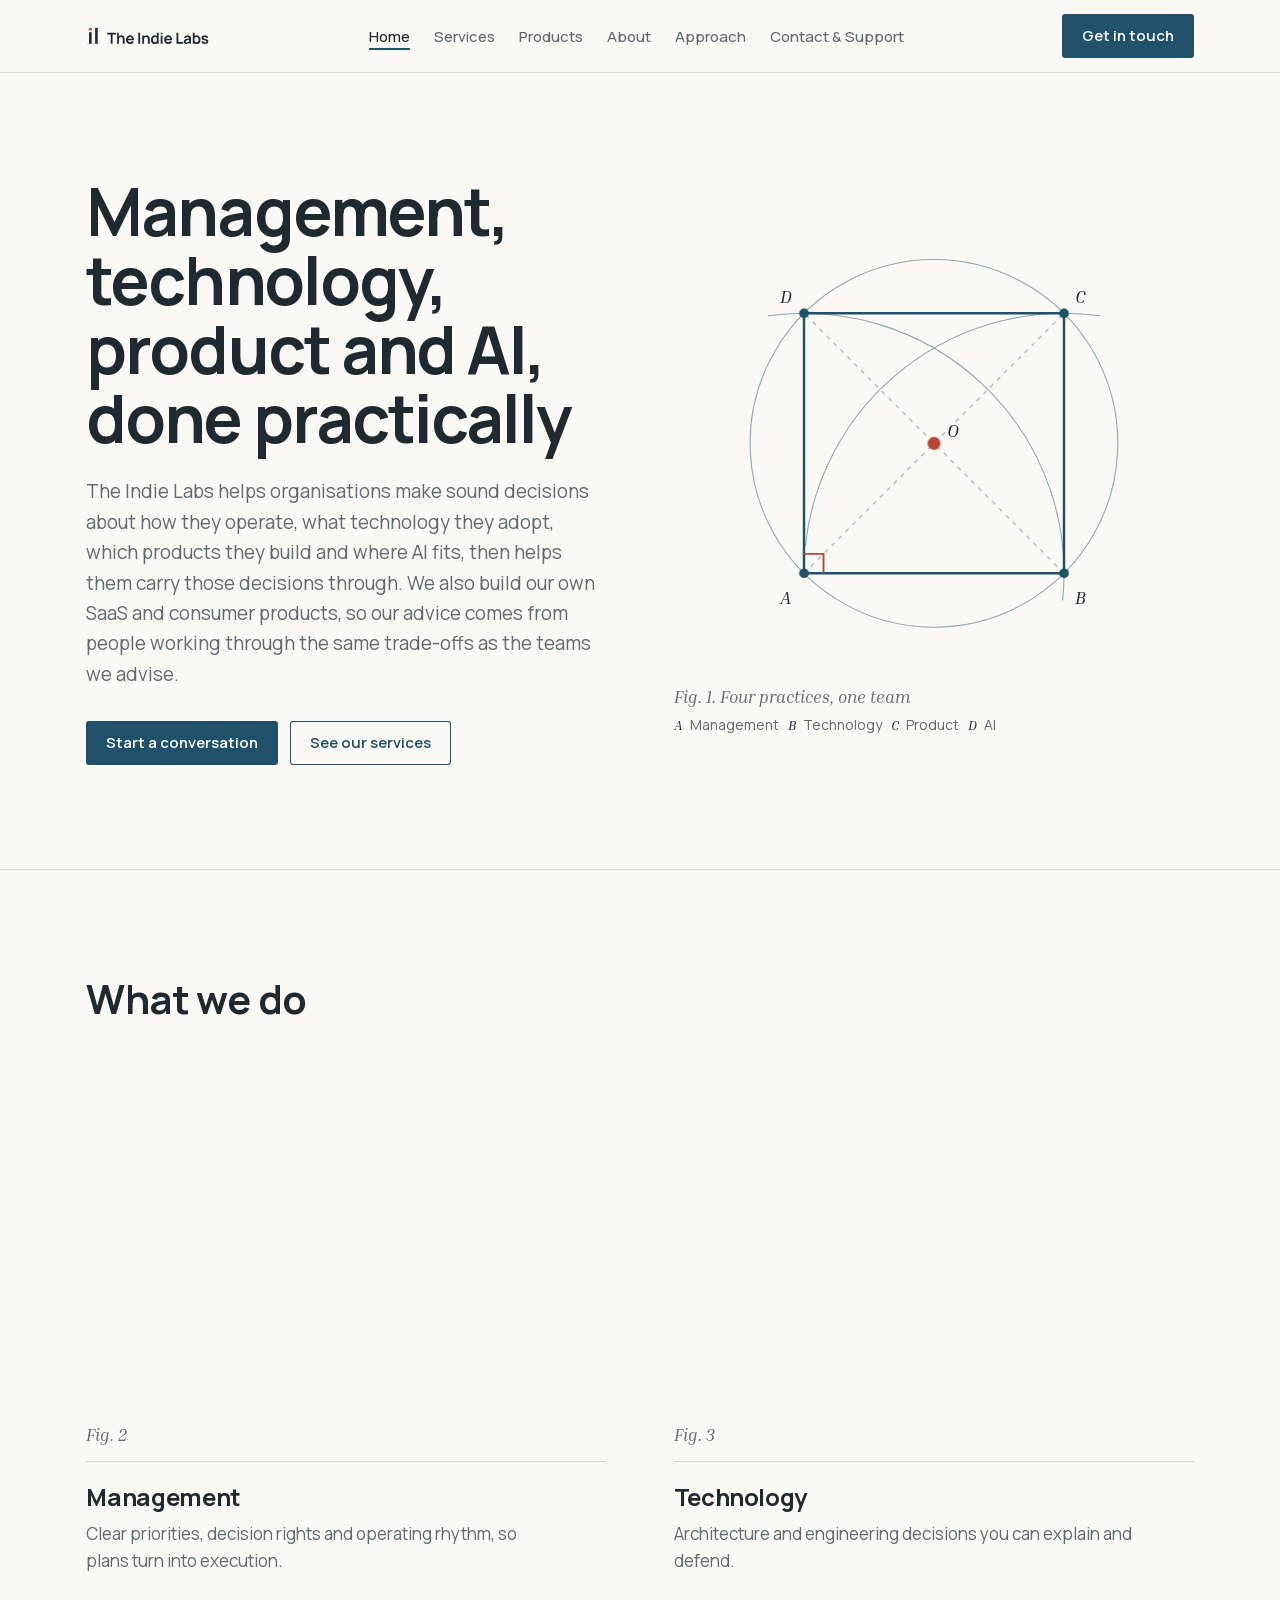
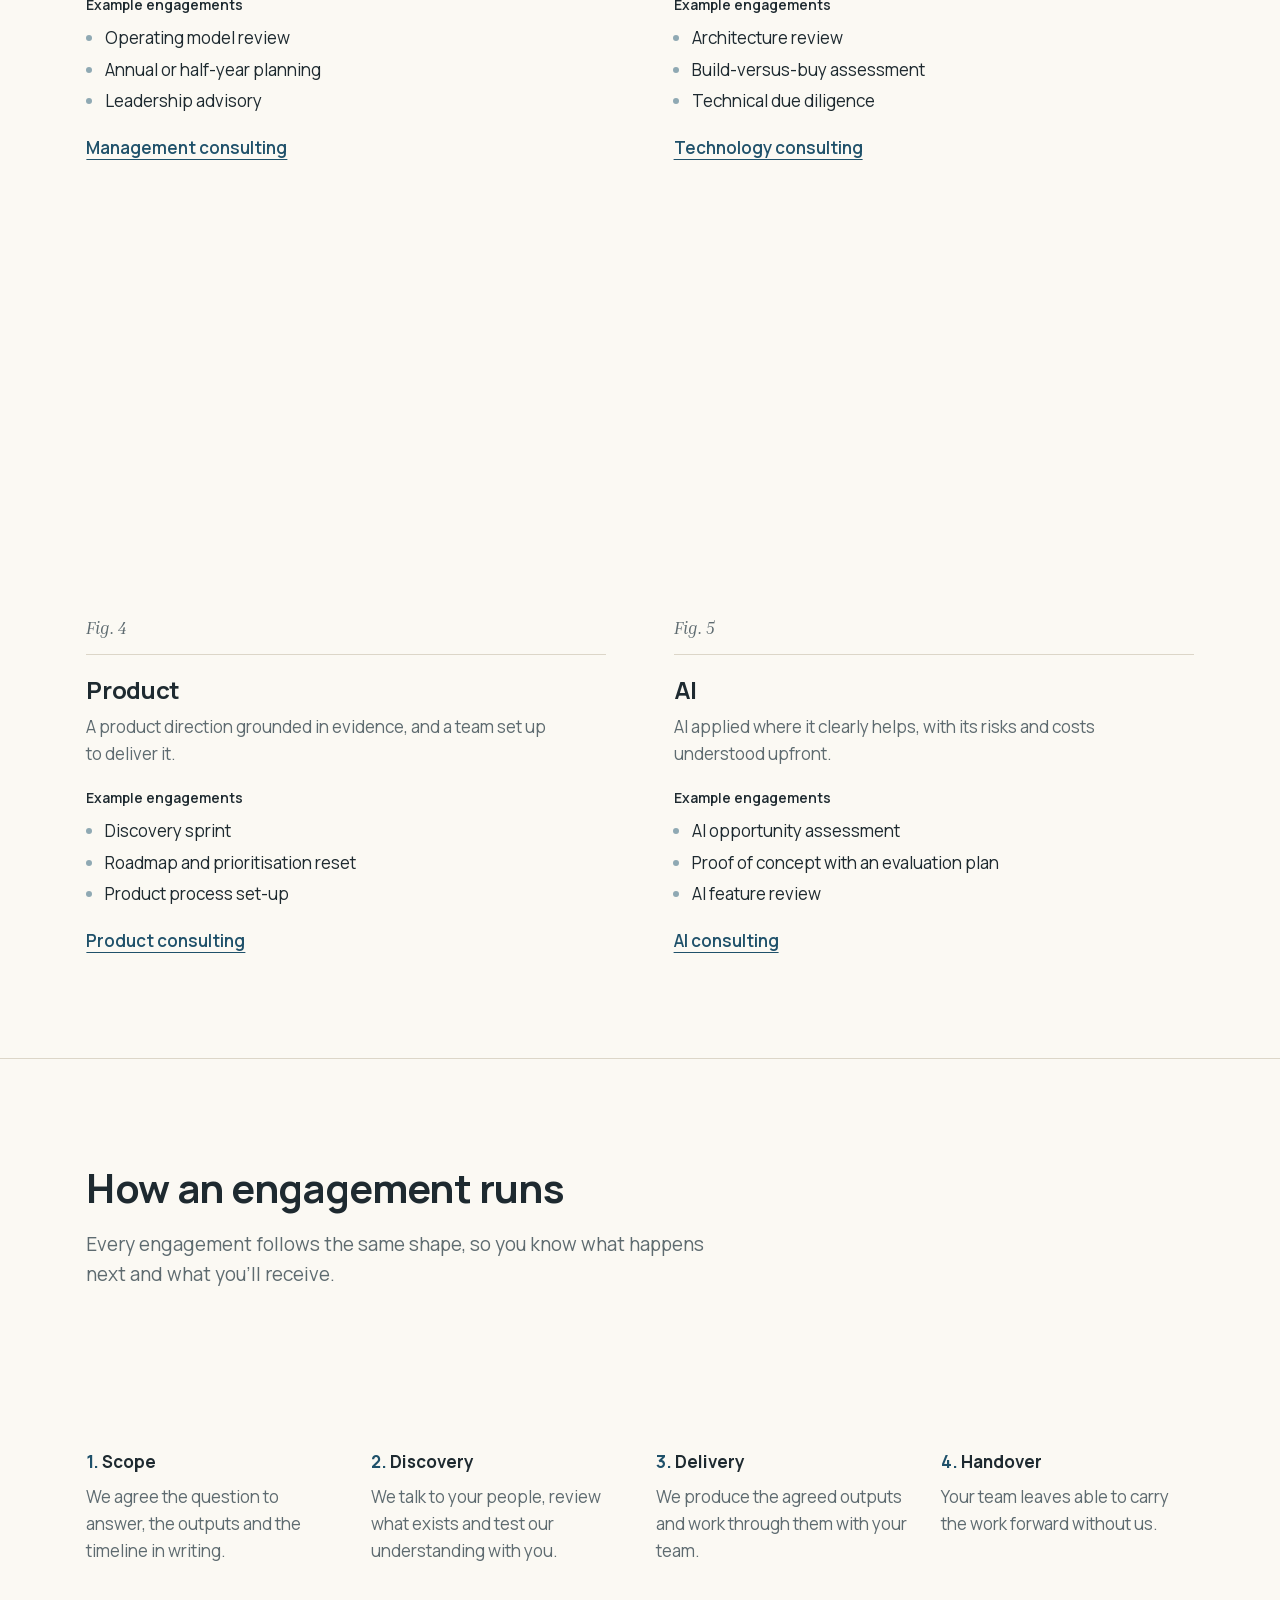
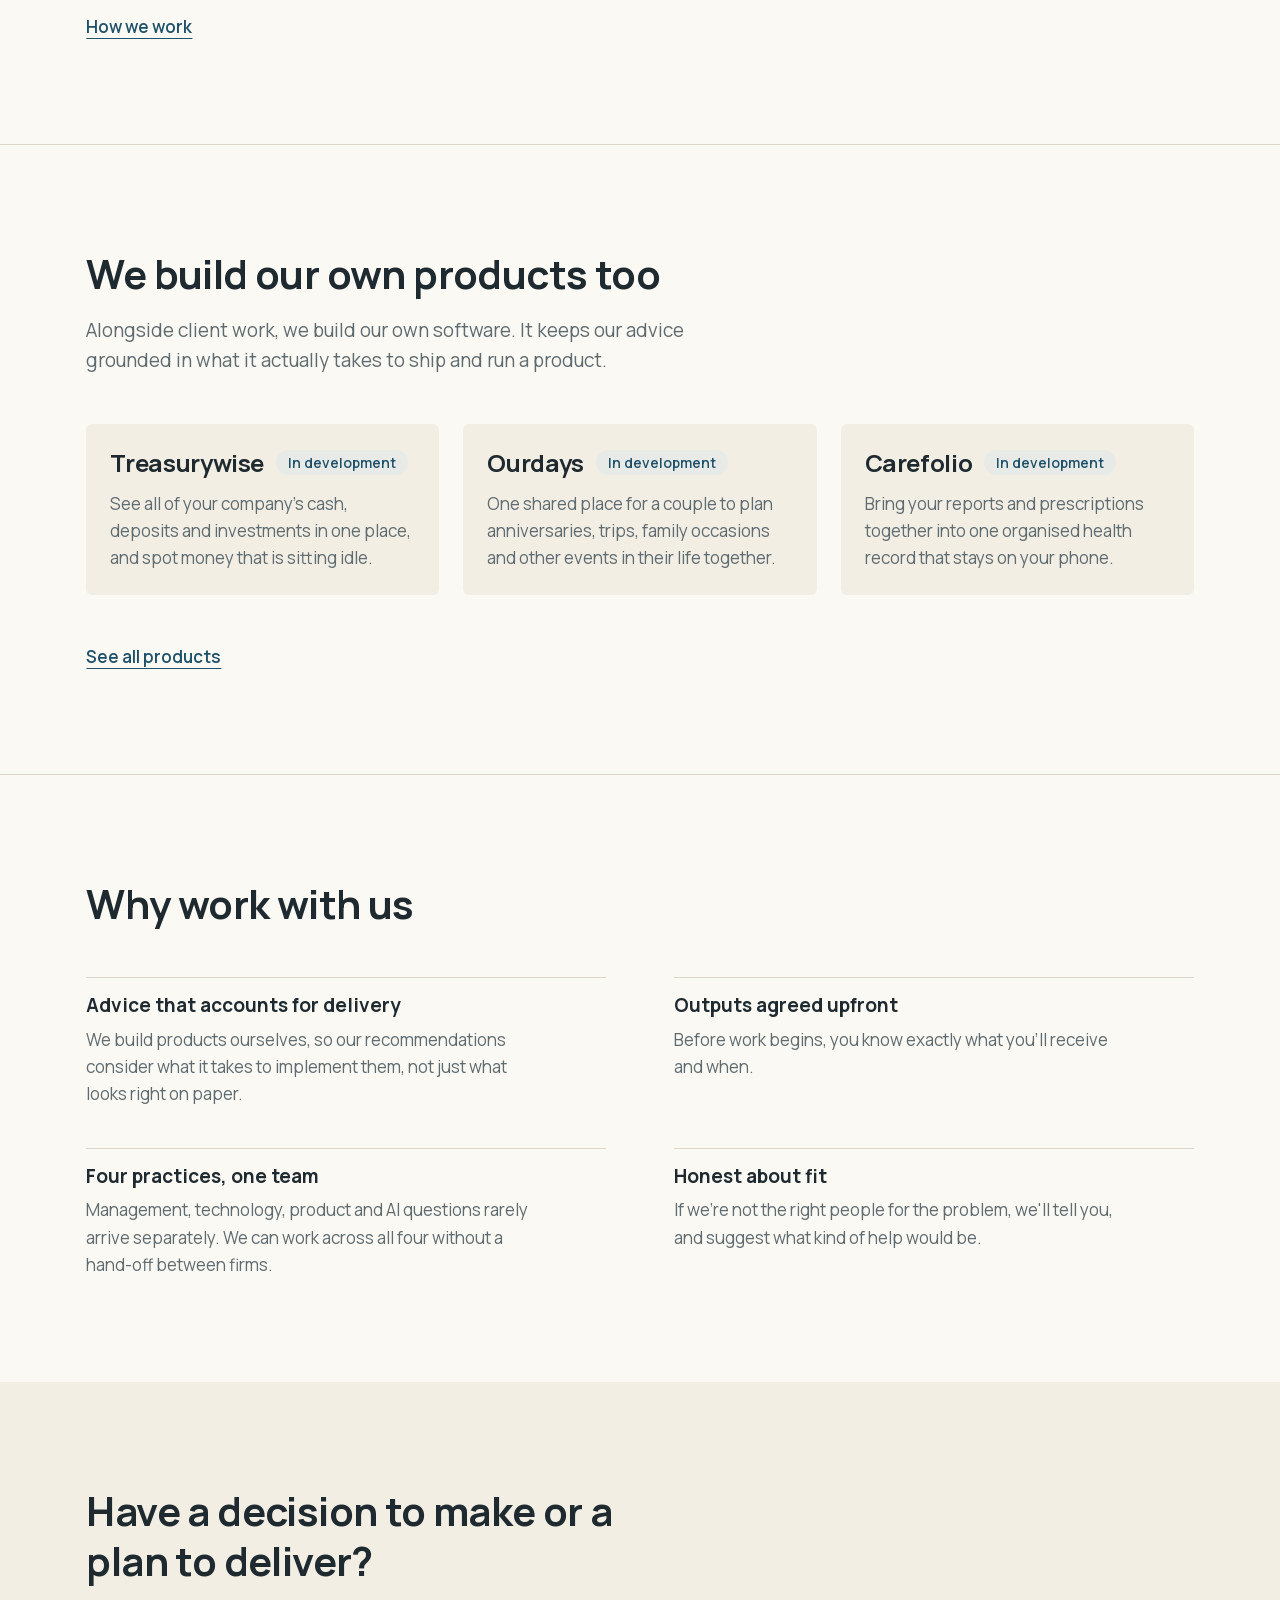
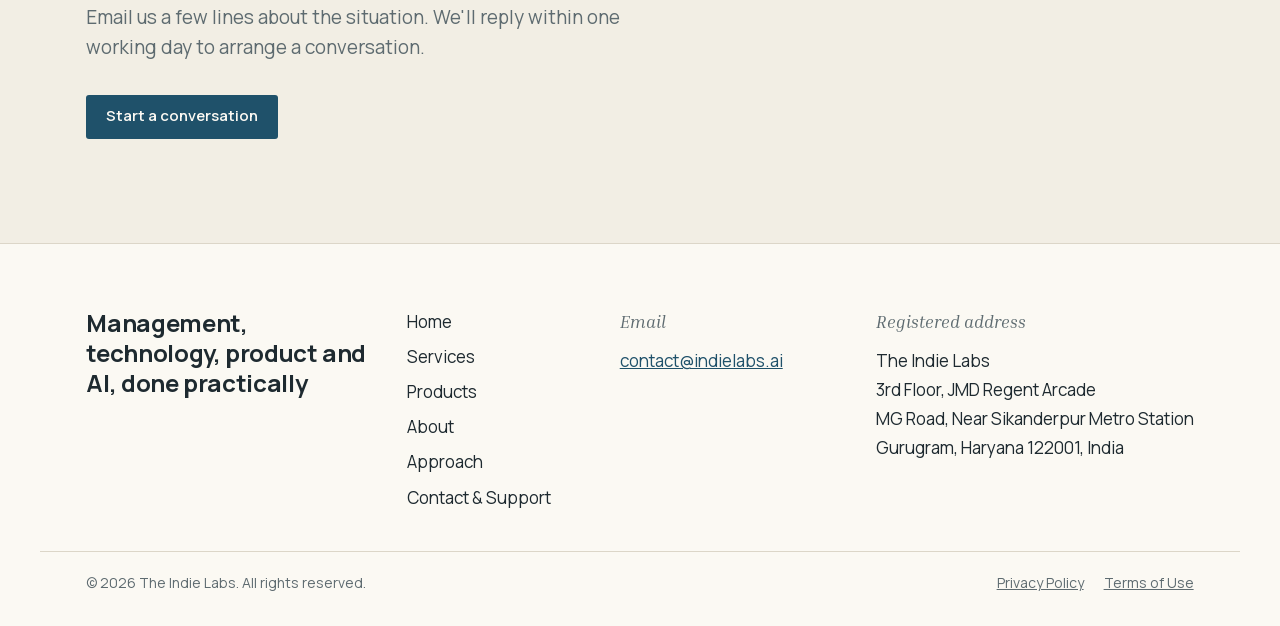
<file: docs/index.html>
<!DOCTYPE html>
<html lang="en-GB">
<head>
<meta charset="utf-8">
<meta name="viewport" content="width=device-width, initial-scale=1">
<title>Management, Technology, Product and AI, done practically · The Indie Labs</title>
<meta name="description" content="The Indie Labs helps organisations make sound decisions about how they operate, what technology they adopt, which products they build and where AI fits, then helps them carry those decisions through.">
<link rel="icon" href="assets/img/til-favicon.svg" type="image/svg+xml">
<link rel="preload" href="assets/fonts/manrope-variable.woff2" as="font" type="font/woff2" crossorigin>
<link rel="stylesheet" href="assets/css/tokens.css">
<link rel="stylesheet" href="assets/css/site.css">
<script src="assets/js/site.js" defer></script>
</head>
<body>
<a class="skip" href="#main">Skip to content</a>

<header class="site-header">
  <div class="wrap header-inner">
    <a class="logo" href="index.html" aria-label="The Indie Labs, home">
      <picture>
        <source srcset="assets/img/til-lockup-dark.svg" media="(prefers-color-scheme: dark)">
        <img src="assets/img/til-lockup-light.svg" alt="" width="125" height="22">
      </picture>
    </a>
    <button class="menu-btn" type="button" aria-expanded="false" aria-controls="site-nav" hidden>Menu</button>
    <nav class="site-nav" id="site-nav" aria-label="Main">
      <ul>
        <li><a href="index.html" aria-current="page">Home</a></li>
        <li><a href="services.html">Services</a></li>
        <li><a href="products.html">Products</a></li>
        <li><a href="about.html">About</a></li>
        <li><a href="approach.html">Approach</a></li>
        <li><a href="contact.html">Contact &amp; Support</a></li>
        <li class="nav-cta"><a class="btn" href="&#109;&#97;&#105;&#108;&#116;&#111;&#58;&#99;&#111;&#110;&#116;&#97;&#99;&#116;&#64;&#105;&#110;&#100;&#105;&#101;&#108;&#97;&#98;&#115;&#46;&#97;&#105;?subject=Consulting%20enquiry">Get in touch</a></li>
      </ul>
    </nav>
    <a class="btn header-cta" href="&#109;&#97;&#105;&#108;&#116;&#111;&#58;&#99;&#111;&#110;&#116;&#97;&#99;&#116;&#64;&#105;&#110;&#100;&#105;&#101;&#108;&#97;&#98;&#115;&#46;&#97;&#105;?subject=Consulting%20enquiry">Get in touch</a>
  </div>
</header>

<main id="main">

  <section class="wrap hero" aria-labelledby="hero-title">
    <div>
      <h1 id="hero-title">Management, technology, product and AI, done practically</h1>
      <p class="lead">The Indie Labs helps organisations make sound decisions about how they operate, what technology they adopt, which products they build and where AI fits, then helps them carry those decisions through. We also build our own SaaS and consumer products, so our advice comes from people working through the same trade-offs as the teams we advise.</p>
      <div class="actions">
        <a class="btn" href="&#109;&#97;&#105;&#108;&#116;&#111;&#58;&#99;&#111;&#110;&#116;&#97;&#99;&#116;&#64;&#105;&#110;&#100;&#105;&#101;&#108;&#97;&#98;&#115;&#46;&#97;&#105;?subject=Consulting%20enquiry">Start a conversation</a>
        <a class="btn btn-line" href="services.html">See our services</a>
      </div>
    </div>
    <figure>
      <svg class="fig construct" viewBox="0 0 480 430" role="img" aria-label="Geometric construction of a square from compass arcs. Its four corners stand for management, technology, product and AI, meeting at one centre.">
        <path class="k" pathLength="1" d="M86.6 102.3 A240 240 0 0 1 358.7 365.1"/>
        <path class="k" pathLength="1" d="M121.3 314.9 A240 240 0 0 1 393.4 102.3"/>
        <path class="k" pathLength="1" d="M240 50.3 A169.7 169.7 0 1 1 239.9 50.3"/>
        <path class="kd" d="M120 340 L360 100 M360 340 L120 100"/>
        <path class="m" pathLength="1" d="M120 340 L360 340 L360 100 L120 100 Z"/>
        <path class="hil" pathLength="1" d="M120 322 H138 V340"/>
        <circle class="pt" cx="120" cy="340" r="4.5"/><circle class="pt" cx="360" cy="340" r="4.5"/>
        <circle class="pt" cx="360" cy="100" r="4.5"/><circle class="pt" cx="120" cy="100" r="4.5"/>
        <circle class="hi" cx="240" cy="220" r="6"/>
        <text class="lbl" x="98" y="368">A</text><text class="lbl" x="370" y="368">B</text>
        <text class="lbl" x="370" y="90">C</text><text class="lbl" x="98" y="90">D</text>
        <text class="lbl" x="252" y="214">O</text>
      </svg>
      <figcaption>Fig. 1. Four practices, one team</figcaption>
      <p class="key"><i>A</i> Management &nbsp; <i>B</i> Technology &nbsp; <i>C</i> Product &nbsp; <i>D</i> AI</p>
    </figure>
  </section>

  <section class="section" aria-labelledby="what-we-do">
    <div class="wrap">
      <div class="section-header">
        <h2 id="what-we-do">What we do</h2>
      </div>
      <div class="practice-grid">

        <article class="practice">
          <figure>
            <svg class="fig construct" viewBox="0 0 320 210" aria-hidden="true">
              <path class="k" pathLength="1" d="M20 30h280M20 70h280M20 110h280M20 150h280M20 190h280M20 30v160M60 30v160M100 30v160M140 30v160M180 30v160M220 30v160M260 30v160M300 30v160"/>
              <path class="m" pathLength="1" d="M20 190 H100 V110 H220 V70 H300"/>
              <circle class="pt" cx="20" cy="190" r="4.5"/><circle class="hi" cx="300" cy="70" r="6"/>
              <text class="lbl" x="4" y="208">A</text><text class="lbl" x="306" y="64">B</text>
            </svg>
            <figcaption>Fig. 2</figcaption>
          </figure>
          <h3>Management</h3>
          <p class="promise">Clear priorities, decision rights and operating rhythm, so plans turn into execution.</p>
          <h4>Example engagements</h4>
          <ul class="list-bulleted"><li>Operating model review</li><li>Annual or half-year planning</li><li>Leadership advisory</li></ul>
          <a class="text-link" href="services.html#management">Management consulting</a>
        </article>

        <article class="practice">
          <figure>
            <svg class="fig construct" viewBox="0 0 320 210" aria-hidden="true">
              <path class="k" pathLength="1" d="M60 50 L160 40 L260 60 M60 50 L100 160 L160 40 M160 40 L220 160 L260 60 M100 160 L220 160 M160 110 L100 160 M160 110 L220 160"/>
              <path class="kd" d="M160 50 A60 60 0 1 1 159.9 50"/>
              <path class="m" pathLength="1" d="M60 50 L160 40 L160 110 L220 160"/>
              <circle class="pt" cx="60" cy="50" r="4.5"/><circle class="pt" cx="160" cy="40" r="4.5"/><circle class="pt" cx="260" cy="60" r="4.5"/>
              <circle class="pt" cx="100" cy="160" r="4.5"/><circle class="pt" cx="220" cy="160" r="4.5"/><circle class="hi" cx="160" cy="110" r="6"/>
              <text class="lbl" x="40" y="44">A</text><text class="lbl" x="228" y="184">B</text>
            </svg>
            <figcaption>Fig. 3</figcaption>
          </figure>
          <h3>Technology</h3>
          <p class="promise">Architecture and engineering decisions you can explain and defend.</p>
          <h4>Example engagements</h4>
          <ul class="list-bulleted"><li>Architecture review</li><li>Build-versus-buy assessment</li><li>Technical due diligence</li></ul>
          <a class="text-link" href="services.html#technology">Technology consulting</a>
        </article>

        <article class="practice">
          <figure>
            <svg class="fig construct" viewBox="0 0 320 210" aria-hidden="true">
              <path class="k" pathLength="1" d="M20 190 H300 M20 190 V20"/>
              <path class="kd" d="M168 97 L173.4 109.1 M95 130 L100.1 141.6 M271 80 L265.7 68.1 M190 110 L186.9 103.1"/>
              <g class="pt"><circle cx="119" cy="139" r="3.5"/><circle cx="60" cy="174" r="3.5"/><circle cx="168" cy="97" r="3.5"/><circle cx="162" cy="108" r="3.5"/><circle cx="52" cy="154" r="3.5"/><circle cx="64" cy="155" r="3.5"/><circle cx="142" cy="118" r="3.5"/><circle cx="95" cy="130" r="3.5"/><circle cx="190" cy="110" r="3.5"/><circle cx="136" cy="110" r="3.5"/><circle cx="271" cy="80" r="3.5"/><circle cx="111" cy="139" r="3.5"/><circle cx="77" cy="157" r="3.5"/><circle cx="234" cy="77" r="3.5"/><circle cx="85" cy="122" r="3.5"/><circle cx="130" cy="109" r="3.5"/><circle cx="171" cy="105" r="3.5"/><circle cx="91" cy="142" r="3.5"/></g>
              <path class="m" pathLength="1" d="M36 170 L284 60"/>
              <path class="hi" d="M296 55 L280 52 L286 67 Z"/>
              <text class="lbl" x="298" y="44">v</text>
            </svg>
            <figcaption>Fig. 4</figcaption>
          </figure>
          <h3>Product</h3>
          <p class="promise">A product direction grounded in evidence, and a team set up to deliver it.</p>
          <h4>Example engagements</h4>
          <ul class="list-bulleted"><li>Discovery sprint</li><li>Roadmap and prioritisation reset</li><li>Product process set-up</li></ul>
          <a class="text-link" href="services.html#product">Product consulting</a>
        </article>

        <article class="practice">
          <figure>
            <svg class="fig construct" viewBox="0 0 320 210" aria-hidden="true">
              <path class="k" pathLength="1" d="M20 176 H300 M118 176 V172 M202 176 V172"/>
              <path class="band" d="M118 176 L118 91.1 L124 79.0 L130 67.5 L136 57.1 L142 48.3 L148 41.6 L154 37.4 L160 36.0 L166 37.4 L172 41.6 L178 48.3 L184 57.1 L190 67.5 L196 79.0 L202 91.1 L202 176 Z"/>
              <path class="m" pathLength="1" d="M20 175.5 L30 174.8 L40 173.6 L50 171.5 L60 167.8 L70 161.9 L80 153.2 L90 141.1 L100 125.5 L110 107.1 L120 87.0 L130 67.5 L140 51.0 L150 39.9 L160 36.0 L170 39.9 L180 51.0 L190 67.5 L200 87.0 L210 107.1 L220 125.5 L230 141.1 L240 153.2 L250 161.9 L260 167.8 L270 171.5 L280 173.6 L290 174.8 L300 175.5"/>
              <path class="hild" d="M160 28 V176"/>
              <text class="lbl" x="155" y="198">μ</text><text class="lbl-s" x="108" y="198">−σ</text><text class="lbl-s" x="196" y="198">+σ</text>
            </svg>
            <figcaption>Fig. 5</figcaption>
          </figure>
          <h3>AI</h3>
          <p class="promise">AI applied where it clearly helps, with its risks and costs understood upfront.</p>
          <h4>Example engagements</h4>
          <ul class="list-bulleted"><li>AI opportunity assessment</li><li>Proof of concept with an evaluation plan</li><li>AI feature review</li></ul>
          <a class="text-link" href="services.html#ai">AI consulting</a>
        </article>

      </div>
    </div>
  </section>

  <section class="section" aria-labelledby="engagement">
    <div class="wrap">
      <div class="section-header">
        <h2 id="engagement">How an engagement runs</h2>
        <p>Every engagement follows the same shape, so you know what happens next and what you'll receive.</p>
      </div>
      <ol class="lifecycle">
        <li>
          <svg class="fig construct step-fig" viewBox="0 0 120 90" aria-hidden="true">
            <path class="kd" d="M8 82 L88 12 M88 82 L8 12"/>
            <path class="m" pathLength="1" d="M8 82 H88 V12 H8 Z"/>
            <circle class="pt" cx="88" cy="82" r="3"/><circle class="pt" cx="88" cy="12" r="3"/><circle class="pt" cx="8" cy="12" r="3"/>
            <circle class="hi" cx="8" cy="82" r="4.5"/>
          </svg>
          <h3>Scope</h3>
          <p>We agree the question to answer, the outputs and the timeline in writing.</p>
        </li>
        <li>
          <svg class="fig construct step-fig" viewBox="0 0 120 90" aria-hidden="true">
            <path class="k" pathLength="1" d="M8 82 H88 V12 H8 Z"/>
            <g class="pt"><circle cx="20" cy="68" r="2.5"/><circle cx="28" cy="72" r="2.5"/><circle cx="34" cy="60" r="2.5"/><circle cx="44" cy="63" r="2.5"/><circle cx="58" cy="54" r="2.5"/><circle cx="64" cy="45" r="2.5"/><circle cx="72" cy="44" r="2.5"/><circle cx="78" cy="37" r="2.5"/><circle cx="82" cy="41" r="2.5"/></g>
            <circle class="hi" cx="50" cy="51" r="4"/>
          </svg>
          <h3>Discovery</h3>
          <p>We talk to your people, review what exists and test our understanding with you.</p>
        </li>
        <li>
          <svg class="fig construct step-fig" viewBox="0 0 120 90" aria-hidden="true">
            <path class="k" pathLength="1" d="M8 82 H88 V12 H8 Z"/>
            <g class="pt"><circle cx="20" cy="68" r="2.5"/><circle cx="28" cy="72" r="2.5"/><circle cx="34" cy="60" r="2.5"/><circle cx="44" cy="63" r="2.5"/><circle cx="58" cy="54" r="2.5"/><circle cx="64" cy="45" r="2.5"/><circle cx="72" cy="44" r="2.5"/><circle cx="78" cy="37" r="2.5"/><circle cx="82" cy="41" r="2.5"/></g>
            <path class="m" pathLength="1" d="M14 74 L84 34"/>
            <circle class="hi" cx="49" cy="54" r="4"/>
          </svg>
          <h3>Delivery</h3>
          <p>We produce the agreed outputs and work through them with your team.</p>
        </li>
        <li>
          <svg class="fig construct step-fig" viewBox="0 0 120 90" aria-hidden="true">
            <path class="k" pathLength="1" d="M8 82 H88 V12 H8 Z"/>
            <g class="pt"><circle cx="20" cy="68" r="2.5"/><circle cx="28" cy="72" r="2.5"/><circle cx="34" cy="60" r="2.5"/><circle cx="44" cy="63" r="2.5"/><circle cx="58" cy="54" r="2.5"/><circle cx="64" cy="45" r="2.5"/><circle cx="72" cy="44" r="2.5"/><circle cx="78" cy="37" r="2.5"/><circle cx="82" cy="41" r="2.5"/></g>
            <path class="m" pathLength="1" d="M14 74 L112 18"/>
            <circle class="hi" cx="112" cy="18" r="4.5"/>
          </svg>
          <h3>Handover</h3>
          <p>Your team leaves able to carry the work forward without us.</p>
        </li>
      </ol>
      <p class="section-link"><a class="text-link" href="approach.html">How we work</a></p>
    </div>
  </section>

  <section class="section" aria-labelledby="lab">
    <div class="wrap">
      <div class="section-header">
        <h2 id="lab">We build our own products too</h2>
        <p>Alongside client work, we build our own software. It keeps our advice grounded in what it actually takes to ship and run a product.</p>
      </div>
      <ul class="product-grid">
        <li class="product-card">
          <div class="product-head"><h3>Treasurywise</h3><span class="badge badge-dev">In development</span></div>
          <p>See all of your company's cash, deposits and investments in one place, and spot money that is sitting idle.</p>
        </li>
        <li class="product-card">
          <div class="product-head"><h3>Ourdays</h3><span class="badge badge-dev">In development</span></div>
          <p>One shared place for a couple to plan anniversaries, trips, family occasions and other events in their life together.</p>
        </li>
        <li class="product-card">
          <div class="product-head"><h3>Carefolio</h3><span class="badge badge-dev">In development</span></div>
          <p>Bring your reports and prescriptions together into one organised health record that stays on your phone.</p>
        </li>
      </ul>
      <p class="section-link"><a class="text-link" href="products.html">See all products</a></p>
    </div>
  </section>

  <section class="section" aria-labelledby="why-us">
    <div class="wrap">
      <div class="section-header">
        <h2 id="why-us">Why work with us</h2>
      </div>
      <div class="principle-grid">
        <div class="principle">
          <h3>Advice that accounts for delivery</h3>
          <p>We build products ourselves, so our recommendations consider what it takes to implement them, not just what looks right on paper.</p>
        </div>
        <div class="principle">
          <h3>Outputs agreed upfront</h3>
          <p>Before work begins, you know exactly what you'll receive and when.</p>
        </div>
        <div class="principle">
          <h3>Four practices, one team</h3>
          <p>Management, technology, product and AI questions rarely arrive separately. We can work across all four without a hand-off between firms.</p>
        </div>
        <div class="principle">
          <h3>Honest about fit</h3>
          <p>If we're not the right people for the problem, we'll tell you, and suggest what kind of help would be.</p>
        </div>
      </div>
    </div>
  </section>

  <section class="cta-band" aria-labelledby="cta">
    <div class="wrap">
      <svg class="construct cta-arc" viewBox="0 0 320 320" aria-hidden="true">
        <path class="k" pathLength="1" d="M0 300 H320 M300 320 V0"/>
        <path class="k" pathLength="1" style="--i: 1" d="M20 300 A280 280 0 0 1 300 20"/>
        <path class="k" pathLength="1" style="--i: 2" d="M120 300 A180 180 0 0 1 300 120"/>
        <path class="kd" style="--i: 3" d="M300 300 L102 102"/>
        <path class="k" pathLength="1" style="--i: 4" d="M260 300 A40 40 0 0 1 271.7 271.7"/>
        <circle class="pt-k" cx="300" cy="300" r="3"/>
        <circle class="pt-k" style="--i: 1" cx="172.7" cy="172.7" r="3"/>
        <circle class="pt-k" style="--i: 2" cx="102" cy="102" r="4"/>
      </svg>
      <div class="cta-copy">
        <h2 id="cta">Have a decision to make or a plan to deliver?</h2>
        <p>Email us a few lines about the situation. We'll reply within one working day to arrange a conversation.</p>
        <a class="btn" href="&#109;&#97;&#105;&#108;&#116;&#111;&#58;&#99;&#111;&#110;&#116;&#97;&#99;&#116;&#64;&#105;&#110;&#100;&#105;&#101;&#108;&#97;&#98;&#115;&#46;&#97;&#105;?subject=Consulting%20enquiry">Start a conversation</a>
      </div>
    </div>
  </section>

</main>

<footer class="site-footer">
  <div class="wrap footer-grid">
    <p class="footer-tag">Management, technology, product and AI, done practically</p>
    <nav aria-label="Footer">
      <ul class="list-ruled">
        <li><a href="index.html">Home</a></li>
        <li><a href="services.html">Services</a></li>
        <li><a href="products.html">Products</a></li>
        <li><a href="about.html">About</a></li>
        <li><a href="approach.html">Approach</a></li>
        <li><a href="contact.html">Contact &amp; Support</a></li>
      </ul>
    </nav>
    <div>
      <h2>Email</h2>
      <a href="&#109;&#97;&#105;&#108;&#116;&#111;&#58;&#99;&#111;&#110;&#116;&#97;&#99;&#116;&#64;&#105;&#110;&#100;&#105;&#101;&#108;&#97;&#98;&#115;&#46;&#97;&#105;">&#99;&#111;&#110;&#116;&#97;&#99;&#116;&#64;&#105;&#110;&#100;&#105;&#101;&#108;&#97;&#98;&#115;&#46;&#97;&#105;</a>
    </div>
    <div>
      <h2>Registered address</h2>
      <address>The Indie Labs<br>3rd Floor, JMD Regent Arcade<br>MG Road, Near Sikanderpur Metro Station<br>Gurugram, Haryana 122001, India</address>
    </div>
  </div>
  <div class="wrap footer-base">
    <span>© 2026 The Indie Labs. All rights reserved.</span>
    <ul><li><a href="privacy.html">Privacy Policy</a></li><li><a href="terms.html">Terms of Use</a></li></ul>
  </div>
</footer>
</body>
</html>
</file>
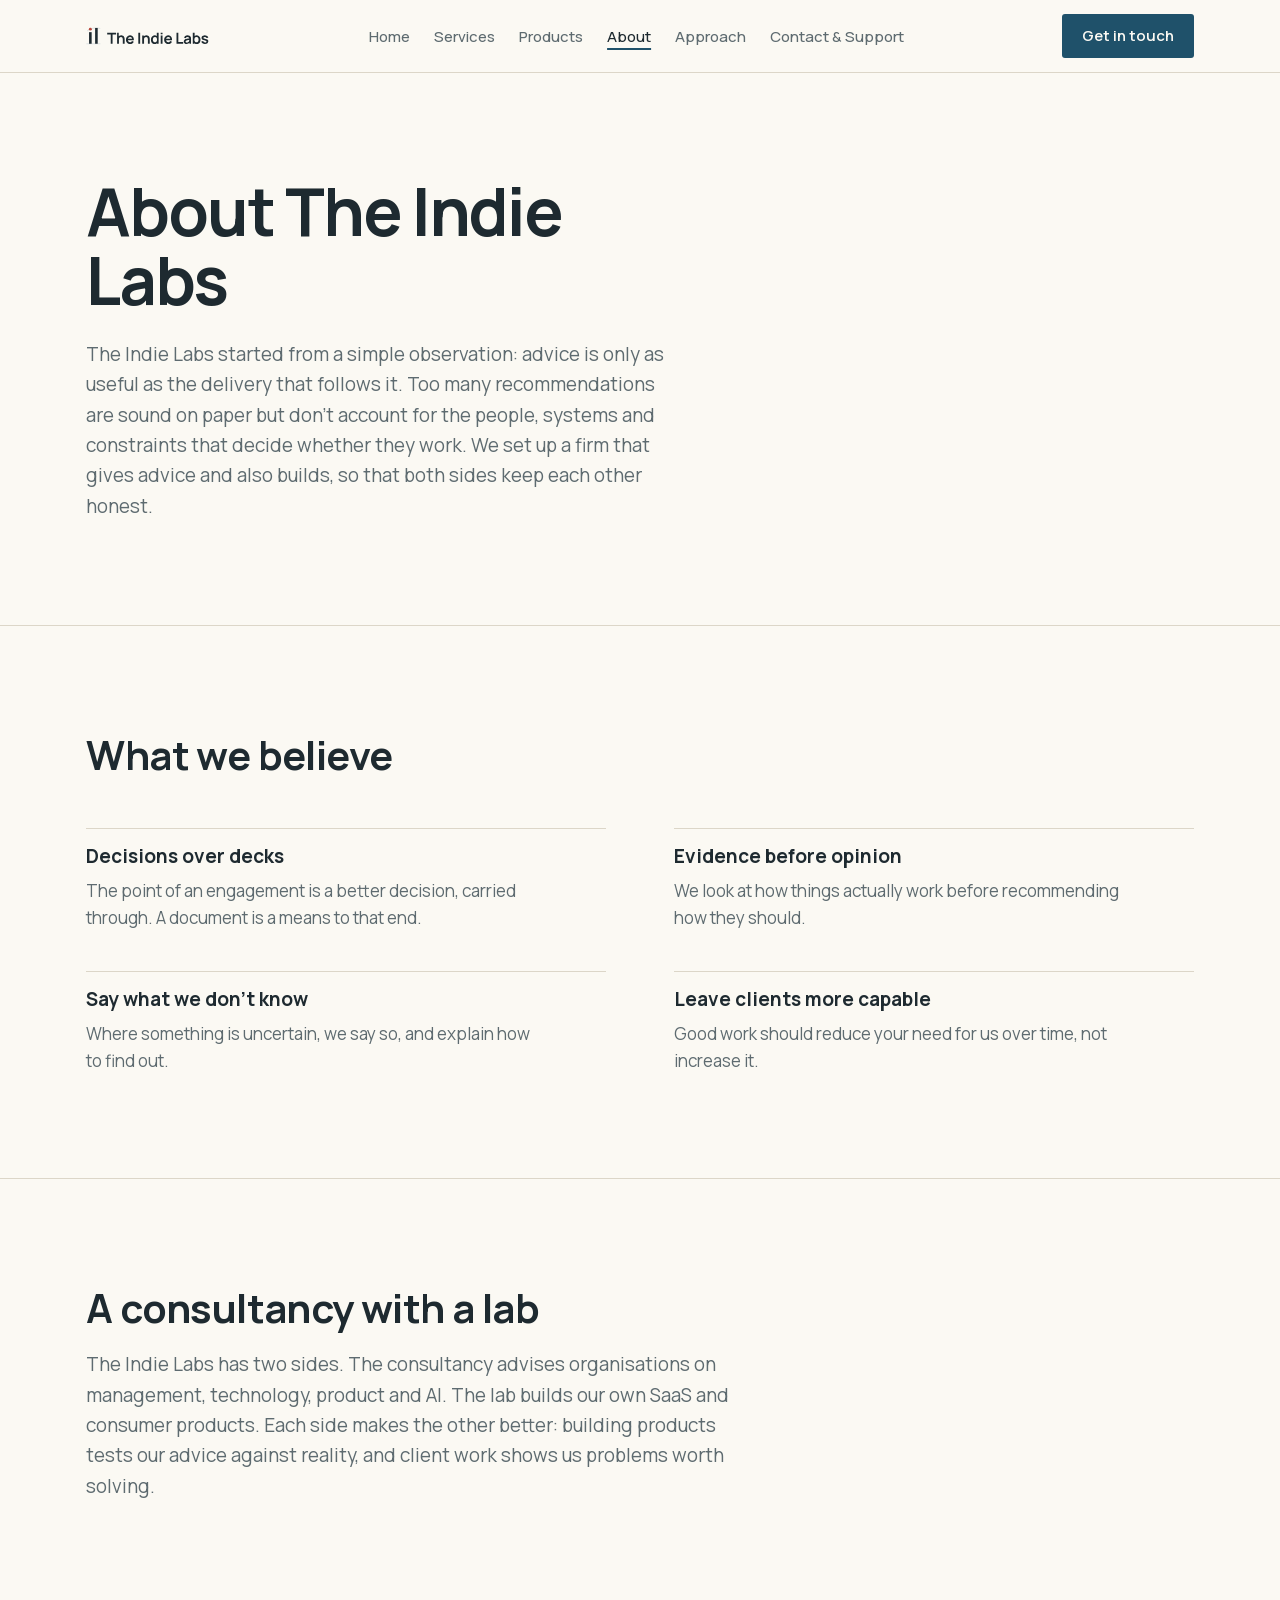
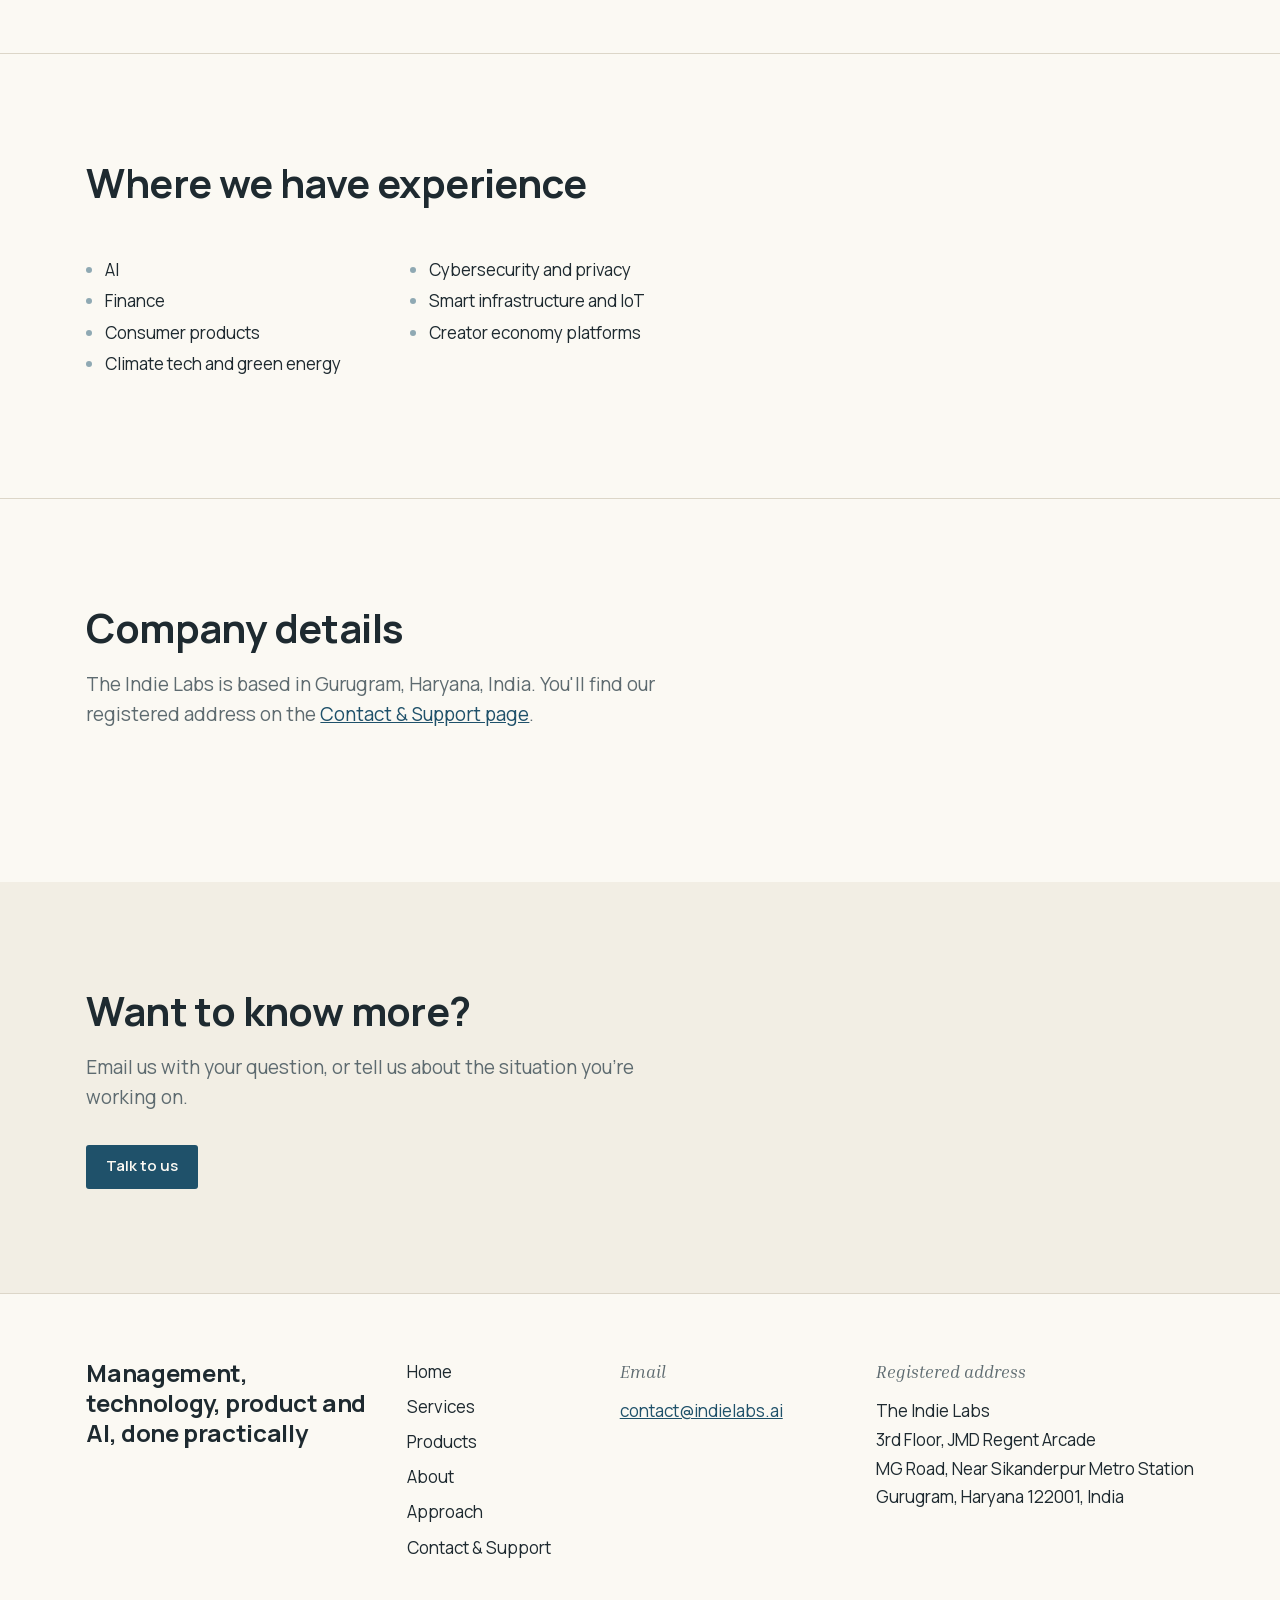
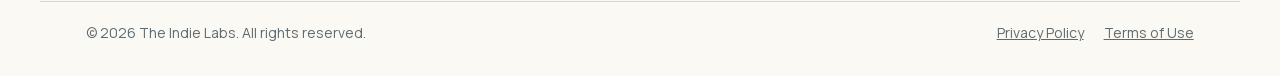
<file: docs/about.html>
<!DOCTYPE html>
<html lang="en-GB">
<head>
<meta charset="utf-8">
<meta name="viewport" content="width=device-width, initial-scale=1">
<title>About · The Indie Labs</title>
<meta name="description" content="The Indie Labs started from a simple observation: advice is only as useful as the delivery that follows it.">
<link rel="icon" href="assets/img/til-favicon.svg" type="image/svg+xml">
<link rel="preload" href="assets/fonts/manrope-variable.woff2" as="font" type="font/woff2" crossorigin>
<link rel="stylesheet" href="assets/css/tokens.css">
<link rel="stylesheet" href="assets/css/site.css">
<script src="assets/js/site.js" defer></script>
</head>
<body>
<a class="skip" href="#main">Skip to content</a>

<header class="site-header">
  <div class="wrap header-inner">
    <a class="logo" href="index.html" aria-label="The Indie Labs, home">
      <picture>
        <source srcset="assets/img/til-lockup-dark.svg" media="(prefers-color-scheme: dark)">
        <img src="assets/img/til-lockup-light.svg" alt="" width="125" height="22">
      </picture>
    </a>
    <button class="menu-btn" type="button" aria-expanded="false" aria-controls="site-nav" hidden>Menu</button>
    <nav class="site-nav" id="site-nav" aria-label="Main">
      <ul>
        <li><a href="index.html">Home</a></li>
        <li><a href="services.html">Services</a></li>
        <li><a href="products.html">Products</a></li>
        <li><a href="about.html" aria-current="page">About</a></li>
        <li><a href="approach.html">Approach</a></li>
        <li><a href="contact.html">Contact &amp; Support</a></li>
        <li class="nav-cta"><a class="btn" href="&#109;&#97;&#105;&#108;&#116;&#111;&#58;&#99;&#111;&#110;&#116;&#97;&#99;&#116;&#64;&#105;&#110;&#100;&#105;&#101;&#108;&#97;&#98;&#115;&#46;&#97;&#105;?subject=Consulting%20enquiry">Get in touch</a></li>
      </ul>
    </nav>
    <a class="btn header-cta" href="&#109;&#97;&#105;&#108;&#116;&#111;&#58;&#99;&#111;&#110;&#116;&#97;&#99;&#116;&#64;&#105;&#110;&#100;&#105;&#101;&#108;&#97;&#98;&#115;&#46;&#97;&#105;?subject=Consulting%20enquiry">Get in touch</a>
  </div>
</header>

<main id="main">

  <section class="wrap page-hero" aria-labelledby="page-title">
    <h1 id="page-title">About The Indie Labs</h1>
    <p>The Indie Labs started from a simple observation: advice is only as useful as the delivery that follows it. Too many recommendations are sound on paper but don't account for the people, systems and constraints that decide whether they work. We set up a firm that gives advice and also builds, so that both sides keep each other honest.</p>
  </section>

  <section class="section" aria-labelledby="believe">
    <div class="wrap">
      <div class="section-header">
        <h2 id="believe">What we believe</h2>
      </div>
      <div class="principle-grid">
        <div class="principle">
          <h3>Decisions over decks</h3>
          <p>The point of an engagement is a better decision, carried through. A document is a means to that end.</p>
        </div>
        <div class="principle">
          <h3>Evidence before opinion</h3>
          <p>We look at how things actually work before recommending how they should.</p>
        </div>
        <div class="principle">
          <h3>Say what we don't know</h3>
          <p>Where something is uncertain, we say so, and explain how to find out.</p>
        </div>
        <div class="principle">
          <h3>Leave clients more capable</h3>
          <p>Good work should reduce your need for us over time, not increase it.</p>
        </div>
      </div>
    </div>
  </section>

  <section class="section" aria-labelledby="lab">
    <div class="wrap">
      <div class="section-header">
        <h2 id="lab">A consultancy with a lab</h2>
        <p>The Indie Labs has two sides. The consultancy advises organisations on management, technology, product and AI. The lab builds our own SaaS and consumer products. Each side makes the other better: building products tests our advice against reality, and client work shows us problems worth solving.</p>
      </div>
    </div>
  </section>

  <section class="section" aria-labelledby="domains">
    <div class="wrap">
      <div class="section-header">
        <h2 id="domains">Where we have experience</h2>
      </div>
      <ul class="list-bulleted list-columns">
        <li>AI</li>
        <li>Finance</li>
        <li>Consumer products</li>
        <li>Climate tech and green energy</li>
        <li>Cybersecurity and privacy</li>
        <li>Smart infrastructure and IoT</li>
        <li>Creator economy platforms</li>
      </ul>
    </div>
  </section>

  <section class="section" aria-labelledby="company">
    <div class="wrap">
      <div class="section-header">
        <h2 id="company">Company details</h2>
        <p>The Indie Labs is based in Gurugram, Haryana, India. You'll find our registered address on the <a href="contact.html">Contact &amp; Support page</a>.</p>
      </div>
    </div>
  </section>

  <section class="cta-band" aria-labelledby="cta">
    <div class="wrap">
      <svg class="construct cta-arc" viewBox="0 0 320 320" aria-hidden="true">
        <path class="k" pathLength="1" d="M0 300 H320 M300 320 V0"/>
        <path class="k" pathLength="1" style="--i: 1" d="M20 300 A280 280 0 0 1 300 20"/>
        <path class="k" pathLength="1" style="--i: 2" d="M120 300 A180 180 0 0 1 300 120"/>
        <path class="kd" style="--i: 3" d="M300 300 L102 102"/>
        <path class="k" pathLength="1" style="--i: 4" d="M260 300 A40 40 0 0 1 271.7 271.7"/>
        <circle class="pt-k" cx="300" cy="300" r="3"/>
        <circle class="pt-k" style="--i: 1" cx="172.7" cy="172.7" r="3"/>
        <circle class="pt-k" style="--i: 2" cx="102" cy="102" r="4"/>
      </svg>
      <div class="cta-copy">
        <h2 id="cta">Want to know more?</h2>
        <p>Email us with your question, or tell us about the situation you're working on.</p>
        <a class="btn" href="&#109;&#97;&#105;&#108;&#116;&#111;&#58;&#99;&#111;&#110;&#116;&#97;&#99;&#116;&#64;&#105;&#110;&#100;&#105;&#101;&#108;&#97;&#98;&#115;&#46;&#97;&#105;?subject=General%20enquiry">Talk to us</a>
      </div>
    </div>
  </section>

</main>

<footer class="site-footer">
  <div class="wrap footer-grid">
    <p class="footer-tag">Management, technology, product and AI, done practically</p>
    <nav aria-label="Footer">
      <ul class="list-ruled">
        <li><a href="index.html">Home</a></li>
        <li><a href="services.html">Services</a></li>
        <li><a href="products.html">Products</a></li>
        <li><a href="about.html">About</a></li>
        <li><a href="approach.html">Approach</a></li>
        <li><a href="contact.html">Contact &amp; Support</a></li>
      </ul>
    </nav>
    <div>
      <h2>Email</h2>
      <a href="&#109;&#97;&#105;&#108;&#116;&#111;&#58;&#99;&#111;&#110;&#116;&#97;&#99;&#116;&#64;&#105;&#110;&#100;&#105;&#101;&#108;&#97;&#98;&#115;&#46;&#97;&#105;">&#99;&#111;&#110;&#116;&#97;&#99;&#116;&#64;&#105;&#110;&#100;&#105;&#101;&#108;&#97;&#98;&#115;&#46;&#97;&#105;</a>
    </div>
    <div>
      <h2>Registered address</h2>
      <address>The Indie Labs<br>3rd Floor, JMD Regent Arcade<br>MG Road, Near Sikanderpur Metro Station<br>Gurugram, Haryana 122001, India</address>
    </div>
  </div>
  <div class="wrap footer-base">
    <span>© 2026 The Indie Labs. All rights reserved.</span>
    <ul><li><a href="privacy.html">Privacy Policy</a></li><li><a href="terms.html">Terms of Use</a></li></ul>
  </div>
</footer>
</body>
</html>
</file>
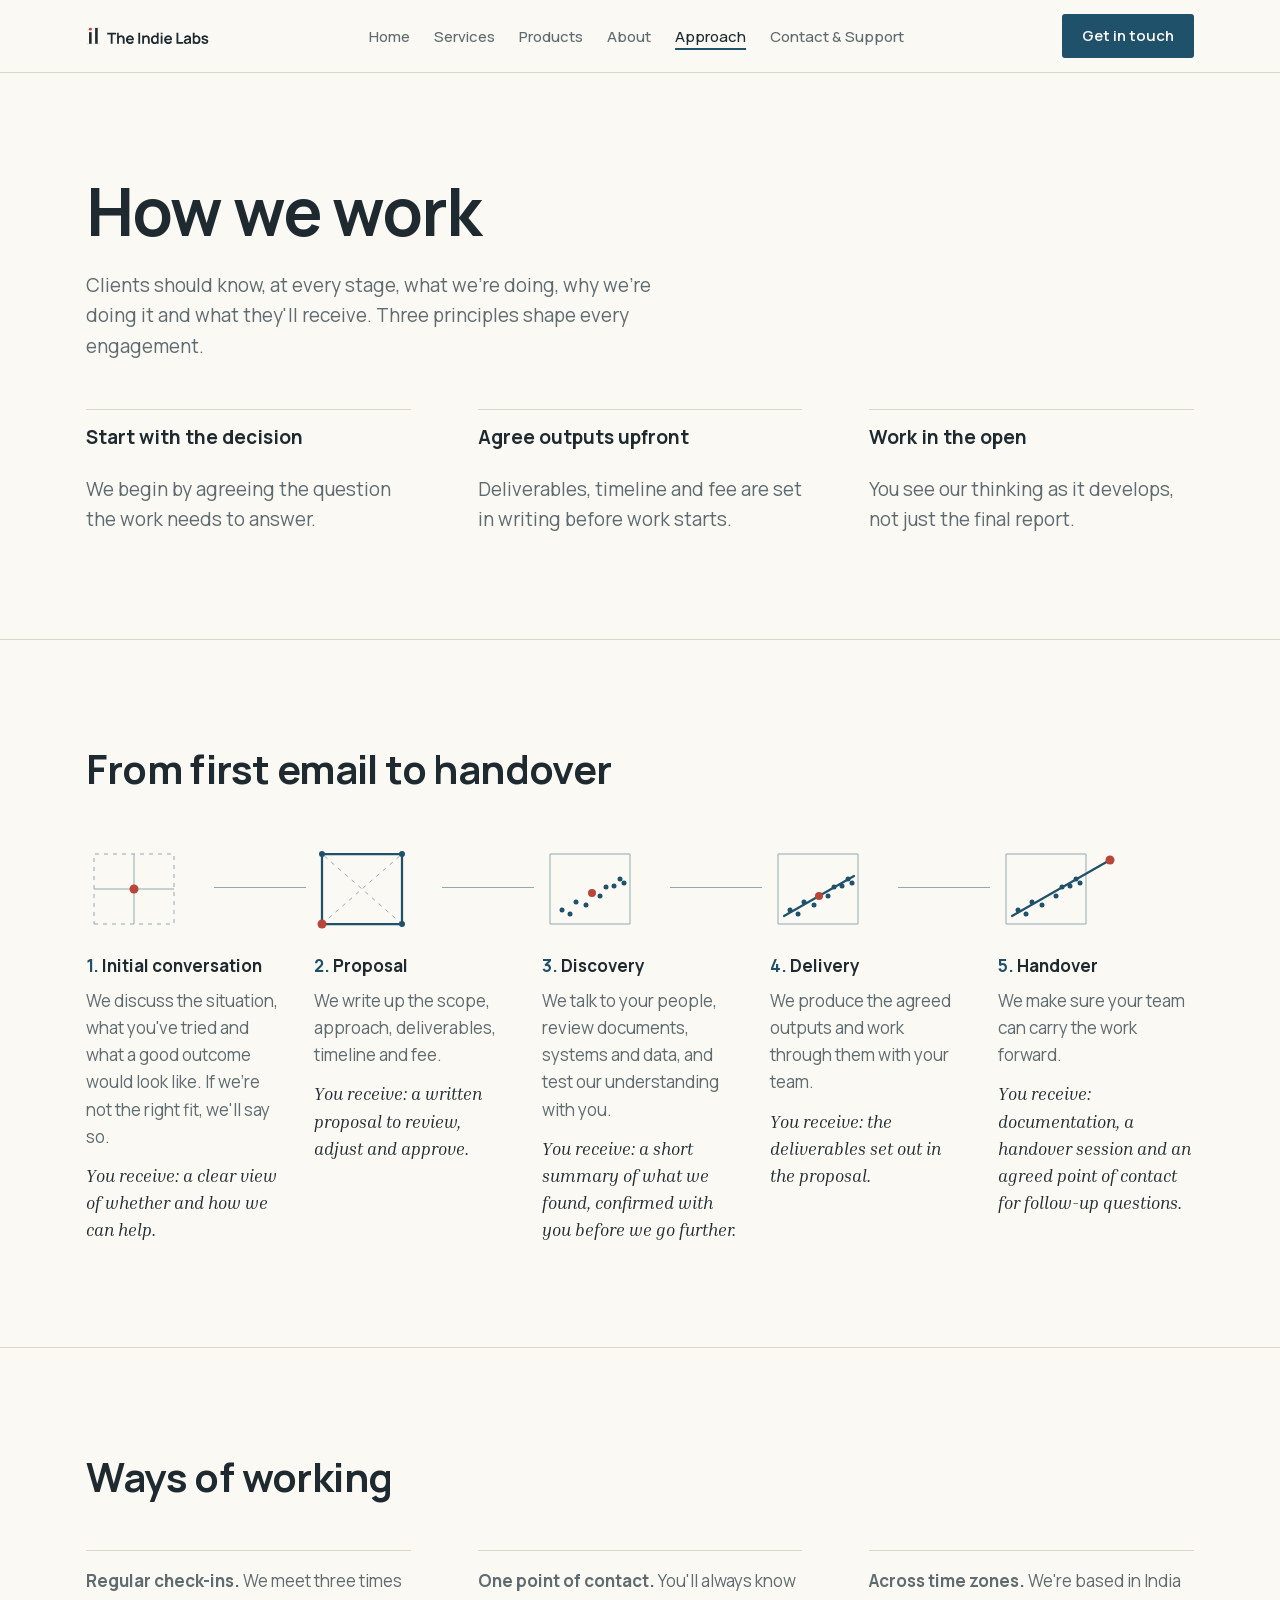
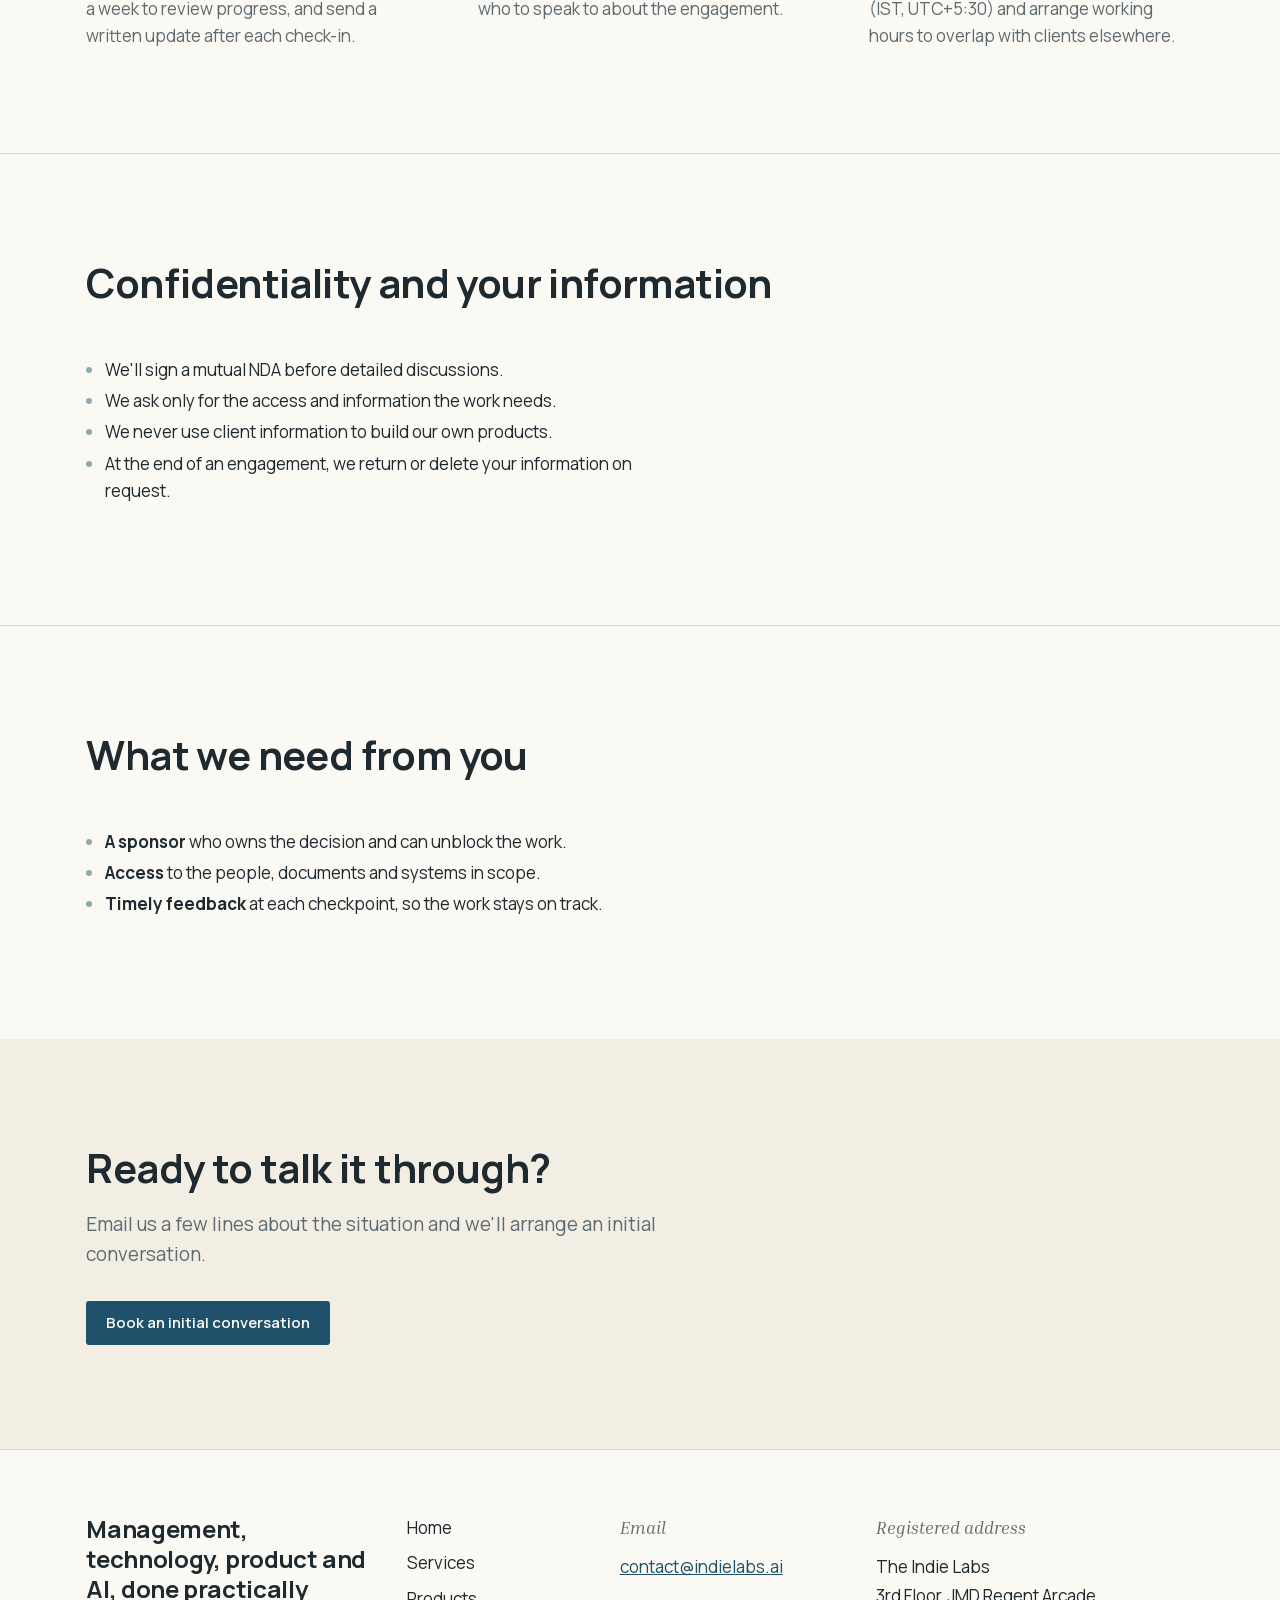
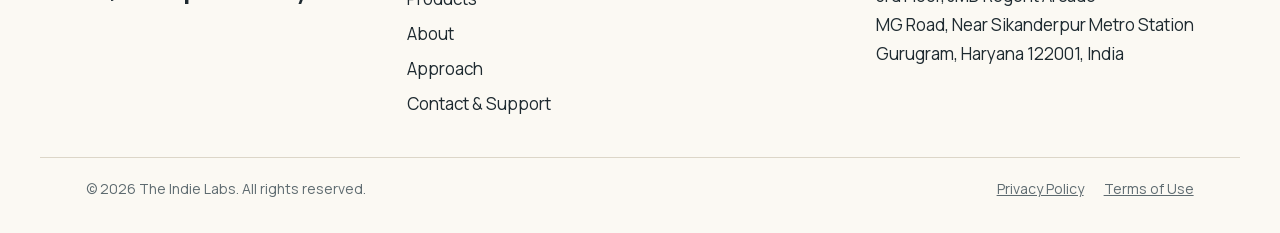
<file: docs/approach.html>
<!DOCTYPE html>
<html lang="en-GB">
<head>
<meta charset="utf-8">
<meta name="viewport" content="width=device-width, initial-scale=1">
<title>Approach · The Indie Labs</title>
<meta name="description" content="Clients should know, at every stage, what we&#x27;re doing, why we&#x27;re doing it and what they&#x27;ll receive. Three principles shape every engagement.">
<link rel="icon" href="assets/img/til-favicon.svg" type="image/svg+xml">
<link rel="preload" href="assets/fonts/manrope-variable.woff2" as="font" type="font/woff2" crossorigin>
<link rel="stylesheet" href="assets/css/tokens.css">
<link rel="stylesheet" href="assets/css/site.css">
<script src="assets/js/site.js" defer></script>
</head>
<body>
<a class="skip" href="#main">Skip to content</a>

<header class="site-header">
  <div class="wrap header-inner">
    <a class="logo" href="index.html" aria-label="The Indie Labs, home">
      <picture>
        <source srcset="assets/img/til-lockup-dark.svg" media="(prefers-color-scheme: dark)">
        <img src="assets/img/til-lockup-light.svg" alt="" width="125" height="22">
      </picture>
    </a>
    <button class="menu-btn" type="button" aria-expanded="false" aria-controls="site-nav" hidden>Menu</button>
    <nav class="site-nav" id="site-nav" aria-label="Main">
      <ul>
        <li><a href="index.html">Home</a></li>
        <li><a href="services.html">Services</a></li>
        <li><a href="products.html">Products</a></li>
        <li><a href="about.html">About</a></li>
        <li><a href="approach.html" aria-current="page">Approach</a></li>
        <li><a href="contact.html">Contact &amp; Support</a></li>
        <li class="nav-cta"><a class="btn" href="&#109;&#97;&#105;&#108;&#116;&#111;&#58;&#99;&#111;&#110;&#116;&#97;&#99;&#116;&#64;&#105;&#110;&#100;&#105;&#101;&#108;&#97;&#98;&#115;&#46;&#97;&#105;?subject=Consulting%20enquiry">Get in touch</a></li>
      </ul>
    </nav>
    <a class="btn header-cta" href="&#109;&#97;&#105;&#108;&#116;&#111;&#58;&#99;&#111;&#110;&#116;&#97;&#99;&#116;&#64;&#105;&#110;&#100;&#105;&#101;&#108;&#97;&#98;&#115;&#46;&#97;&#105;?subject=Consulting%20enquiry">Get in touch</a>
  </div>
</header>

<main id="main">

  <section class="wrap page-hero" aria-labelledby="page-title">
    <h1 id="page-title">How we work</h1>
    <p>Clients should know, at every stage, what we're doing, why we're doing it and what they'll receive. Three principles shape every engagement.</p>
    <div class="principle-grid cols-3">
      <div class="principle">
        <h2 class="h3">Start with the decision</h2>
        <p>We begin by agreeing the question the work needs to answer.</p>
      </div>
      <div class="principle">
        <h2 class="h3">Agree outputs upfront</h2>
        <p>Deliverables, timeline and fee are set in writing before work starts.</p>
      </div>
      <div class="principle">
        <h2 class="h3">Work in the open</h2>
        <p>You see our thinking as it develops, not just the final report.</p>
      </div>
    </div>
  </section>

  <section class="section" aria-labelledby="lifecycle">
    <div class="wrap">
      <div class="section-header">
        <h2 id="lifecycle">From first email to handover</h2>
      </div>
      <ol class="lifecycle lifecycle-full">
        <li>
          <svg class="fig construct step-fig" viewBox="0 0 120 90" aria-hidden="true">
            <path class="kd" d="M8 82 H88 V12 H8 Z"/>
            <path class="k" pathLength="1" d="M48 12 V82 M8 47 H88"/>
            <circle class="hi" cx="48" cy="47" r="4.5"/>
          </svg>
          <h3>Initial conversation</h3>
          <p>We discuss the situation, what you've tried and what a good outcome would look like. If we're not the right fit, we'll say so.</p>
          <p class="receive">You receive: a clear view of whether and how we can help.</p>
        </li>
        <li>
          <svg class="fig construct step-fig" viewBox="0 0 120 90" aria-hidden="true">
            <path class="kd" d="M8 82 L88 12 M88 82 L8 12"/>
            <path class="m" pathLength="1" d="M8 82 H88 V12 H8 Z"/>
            <circle class="pt" cx="88" cy="82" r="3"/><circle class="pt" cx="88" cy="12" r="3"/><circle class="pt" cx="8" cy="12" r="3"/>
            <circle class="hi" cx="8" cy="82" r="4.5"/>
          </svg>
          <h3>Proposal</h3>
          <p>We write up the scope, approach, deliverables, timeline and fee.</p>
          <p class="receive">You receive: a written proposal to review, adjust and approve.</p>
        </li>
        <li>
          <svg class="fig construct step-fig" viewBox="0 0 120 90" aria-hidden="true">
            <path class="k" pathLength="1" d="M8 82 H88 V12 H8 Z"/>
            <g class="pt"><circle cx="20" cy="68" r="2.5"/><circle cx="28" cy="72" r="2.5"/><circle cx="34" cy="60" r="2.5"/><circle cx="44" cy="63" r="2.5"/><circle cx="58" cy="54" r="2.5"/><circle cx="64" cy="45" r="2.5"/><circle cx="72" cy="44" r="2.5"/><circle cx="78" cy="37" r="2.5"/><circle cx="82" cy="41" r="2.5"/></g>
            <circle class="hi" cx="50" cy="51" r="4"/>
          </svg>
          <h3>Discovery</h3>
          <p>We talk to your people, review documents, systems and data, and test our understanding with you.</p>
          <p class="receive">You receive: a short summary of what we found, confirmed with you before we go further.</p>
        </li>
        <li>
          <svg class="fig construct step-fig" viewBox="0 0 120 90" aria-hidden="true">
            <path class="k" pathLength="1" d="M8 82 H88 V12 H8 Z"/>
            <g class="pt"><circle cx="20" cy="68" r="2.5"/><circle cx="28" cy="72" r="2.5"/><circle cx="34" cy="60" r="2.5"/><circle cx="44" cy="63" r="2.5"/><circle cx="58" cy="54" r="2.5"/><circle cx="64" cy="45" r="2.5"/><circle cx="72" cy="44" r="2.5"/><circle cx="78" cy="37" r="2.5"/><circle cx="82" cy="41" r="2.5"/></g>
            <path class="m" pathLength="1" d="M14 74 L84 34"/>
            <circle class="hi" cx="49" cy="54" r="4"/>
          </svg>
          <h3>Delivery</h3>
          <p>We produce the agreed outputs and work through them with your team.</p>
          <p class="receive">You receive: the deliverables set out in the proposal.</p>
        </li>
        <li>
          <svg class="fig construct step-fig" viewBox="0 0 120 90" aria-hidden="true">
            <path class="k" pathLength="1" d="M8 82 H88 V12 H8 Z"/>
            <g class="pt"><circle cx="20" cy="68" r="2.5"/><circle cx="28" cy="72" r="2.5"/><circle cx="34" cy="60" r="2.5"/><circle cx="44" cy="63" r="2.5"/><circle cx="58" cy="54" r="2.5"/><circle cx="64" cy="45" r="2.5"/><circle cx="72" cy="44" r="2.5"/><circle cx="78" cy="37" r="2.5"/><circle cx="82" cy="41" r="2.5"/></g>
            <path class="m" pathLength="1" d="M14 74 L112 18"/>
            <circle class="hi" cx="112" cy="18" r="4.5"/>
          </svg>
          <h3>Handover</h3>
          <p>We make sure your team can carry the work forward.</p>
          <p class="receive">You receive: documentation, a handover session and an agreed point of contact for follow-up questions.</p>
        </li>
      </ol>
    </div>
  </section>

  <section class="section" aria-labelledby="ways">
    <div class="wrap">
      <div class="section-header">
        <h2 id="ways">Ways of working</h2>
      </div>
      <div class="principle-grid cols-3">
        <div class="principle">
          <p><strong>Regular check-ins.</strong> We meet three times a week to review progress, and send a written update after each check-in.</p>
        </div>
        <div class="principle">
          <p><strong>One point of contact.</strong> You'll always know who to speak to about the engagement.</p>
        </div>
        <div class="principle">
          <p><strong>Across time zones.</strong> We're based in India (IST, UTC+5:30) and arrange working hours to overlap with clients elsewhere.</p>
        </div>
      </div>
    </div>
  </section>

  <section class="section" aria-labelledby="confidentiality">
    <div class="wrap">
      <div class="section-header">
        <h2 id="confidentiality">Confidentiality and your information</h2>
      </div>
      <ul class="list-bulleted prose">
        <li>We'll sign a mutual NDA before detailed discussions.</li>
        <li>We ask only for the access and information the work needs.</li>
        <li>We never use client information to build our own products.</li>
        <li>At the end of an engagement, we return or delete your information on request.</li>
      </ul>
    </div>
  </section>

  <section class="section" aria-labelledby="need">
    <div class="wrap">
      <div class="section-header">
        <h2 id="need">What we need from you</h2>
      </div>
      <ul class="list-bulleted prose">
        <li><strong>A sponsor</strong> who owns the decision and can unblock the work.</li>
        <li><strong>Access</strong> to the people, documents and systems in scope.</li>
        <li><strong>Timely feedback</strong> at each checkpoint, so the work stays on track.</li>
      </ul>
    </div>
  </section>

  <section class="cta-band" aria-labelledby="cta">
    <div class="wrap">
      <svg class="construct cta-arc" viewBox="0 0 320 320" aria-hidden="true">
        <path class="k" pathLength="1" d="M0 300 H320 M300 320 V0"/>
        <path class="k" pathLength="1" style="--i: 1" d="M20 300 A280 280 0 0 1 300 20"/>
        <path class="k" pathLength="1" style="--i: 2" d="M120 300 A180 180 0 0 1 300 120"/>
        <path class="kd" style="--i: 3" d="M300 300 L102 102"/>
        <path class="k" pathLength="1" style="--i: 4" d="M260 300 A40 40 0 0 1 271.7 271.7"/>
        <circle class="pt-k" cx="300" cy="300" r="3"/>
        <circle class="pt-k" style="--i: 1" cx="172.7" cy="172.7" r="3"/>
        <circle class="pt-k" style="--i: 2" cx="102" cy="102" r="4"/>
      </svg>
      <div class="cta-copy">
        <h2 id="cta">Ready to talk it through?</h2>
        <p>Email us a few lines about the situation and we'll arrange an initial conversation.</p>
        <a class="btn" href="&#109;&#97;&#105;&#108;&#116;&#111;&#58;&#99;&#111;&#110;&#116;&#97;&#99;&#116;&#64;&#105;&#110;&#100;&#105;&#101;&#108;&#97;&#98;&#115;&#46;&#97;&#105;?subject=Initial%20conversation">Book an initial conversation</a>
      </div>
    </div>
  </section>

</main>

<footer class="site-footer">
  <div class="wrap footer-grid">
    <p class="footer-tag">Management, technology, product and AI, done practically</p>
    <nav aria-label="Footer">
      <ul class="list-ruled">
        <li><a href="index.html">Home</a></li>
        <li><a href="services.html">Services</a></li>
        <li><a href="products.html">Products</a></li>
        <li><a href="about.html">About</a></li>
        <li><a href="approach.html">Approach</a></li>
        <li><a href="contact.html">Contact &amp; Support</a></li>
      </ul>
    </nav>
    <div>
      <h2>Email</h2>
      <a href="&#109;&#97;&#105;&#108;&#116;&#111;&#58;&#99;&#111;&#110;&#116;&#97;&#99;&#116;&#64;&#105;&#110;&#100;&#105;&#101;&#108;&#97;&#98;&#115;&#46;&#97;&#105;">&#99;&#111;&#110;&#116;&#97;&#99;&#116;&#64;&#105;&#110;&#100;&#105;&#101;&#108;&#97;&#98;&#115;&#46;&#97;&#105;</a>
    </div>
    <div>
      <h2>Registered address</h2>
      <address>The Indie Labs<br>3rd Floor, JMD Regent Arcade<br>MG Road, Near Sikanderpur Metro Station<br>Gurugram, Haryana 122001, India</address>
    </div>
  </div>
  <div class="wrap footer-base">
    <span>© 2026 The Indie Labs. All rights reserved.</span>
    <ul><li><a href="privacy.html">Privacy Policy</a></li><li><a href="terms.html">Terms of Use</a></li></ul>
  </div>
</footer>
</body>
</html>
</file>
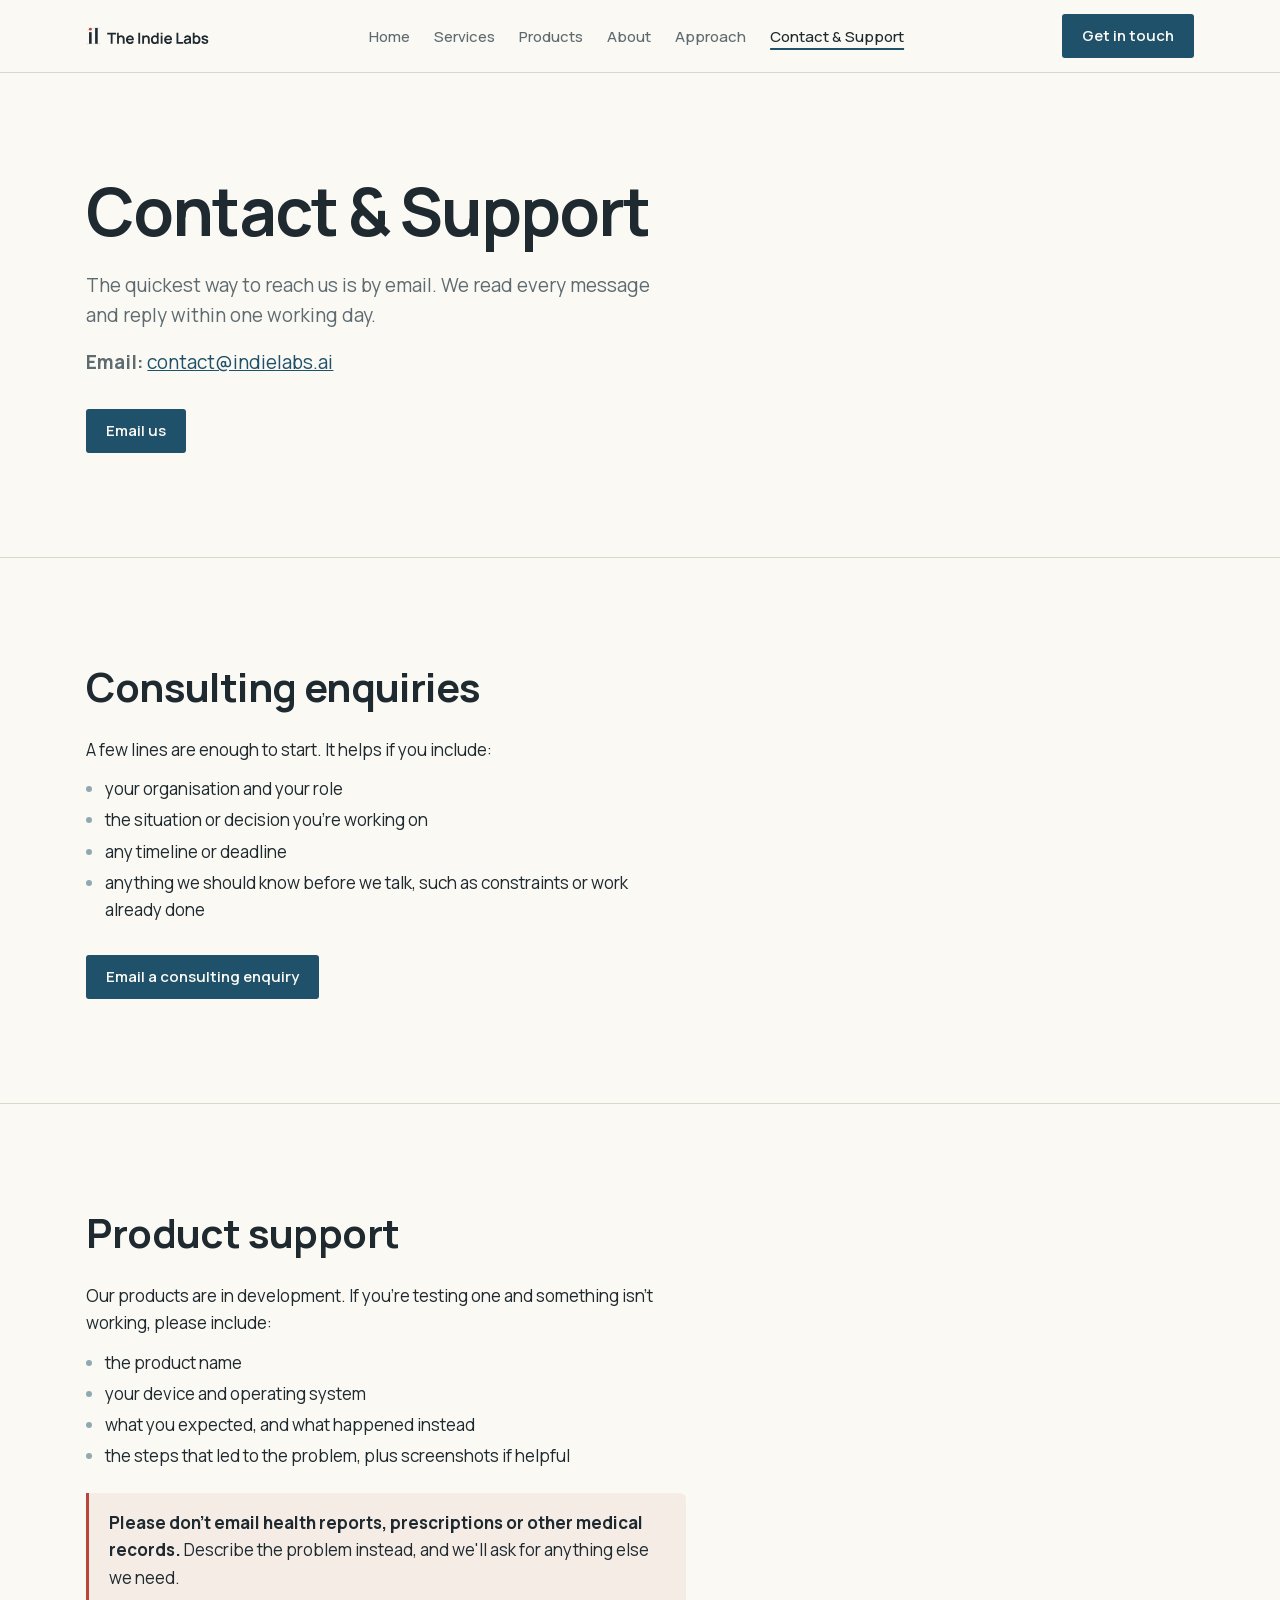
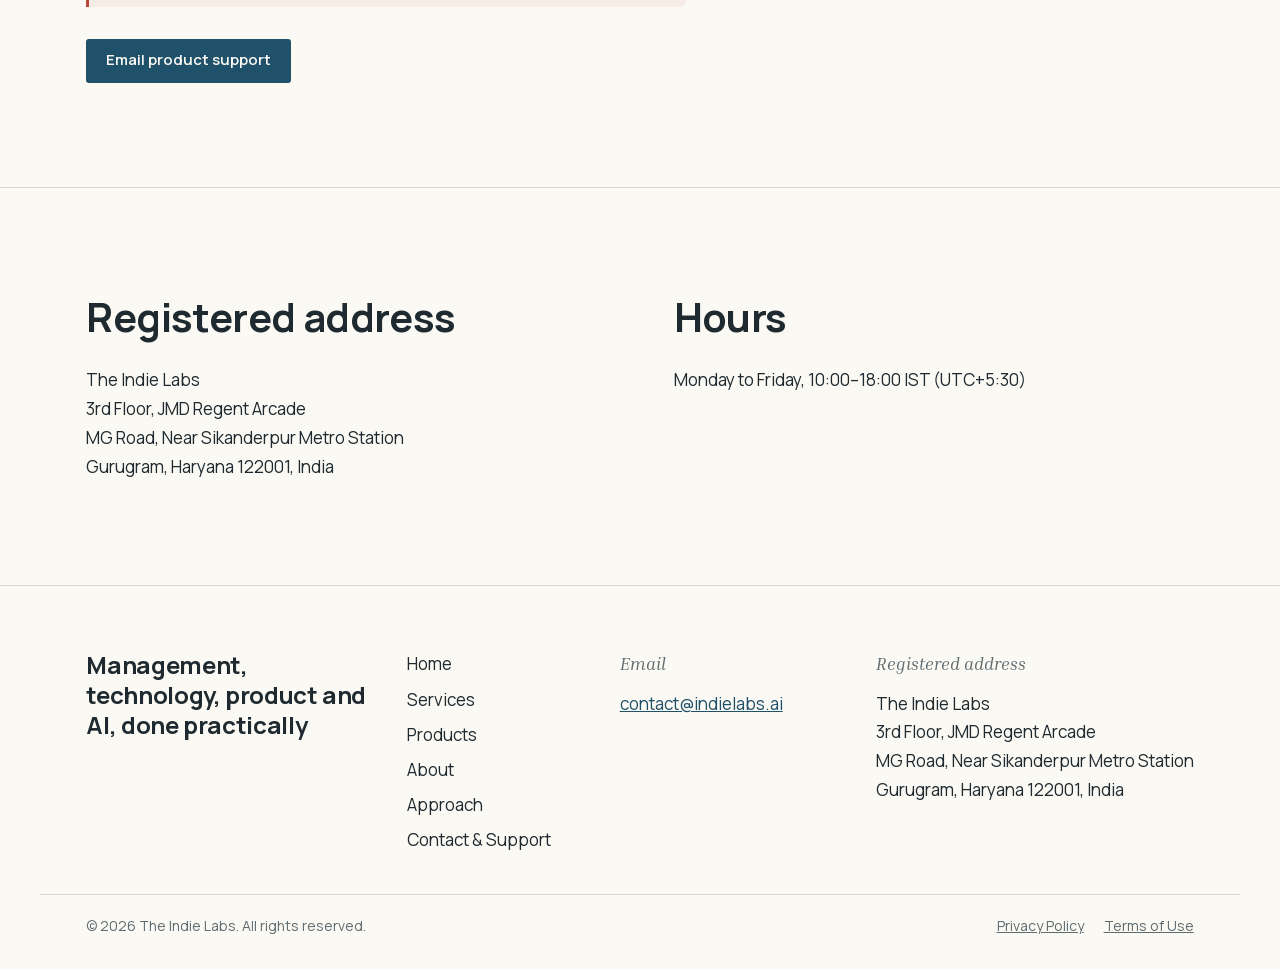
<file: docs/contact.html>
<!DOCTYPE html>
<html lang="en-GB">
<head>
<meta charset="utf-8">
<meta name="viewport" content="width=device-width, initial-scale=1">
<title>Contact &amp; Support · The Indie Labs</title>
<meta name="description" content="The quickest way to reach us is by email. We read every message and reply within one working day.">
<link rel="icon" href="assets/img/til-favicon.svg" type="image/svg+xml">
<link rel="preload" href="assets/fonts/manrope-variable.woff2" as="font" type="font/woff2" crossorigin>
<link rel="stylesheet" href="assets/css/tokens.css">
<link rel="stylesheet" href="assets/css/site.css">
<script src="assets/js/site.js" defer></script>
</head>
<body>
<a class="skip" href="#main">Skip to content</a>

<header class="site-header">
  <div class="wrap header-inner">
    <a class="logo" href="index.html" aria-label="The Indie Labs, home">
      <picture>
        <source srcset="assets/img/til-lockup-dark.svg" media="(prefers-color-scheme: dark)">
        <img src="assets/img/til-lockup-light.svg" alt="" width="125" height="22">
      </picture>
    </a>
    <button class="menu-btn" type="button" aria-expanded="false" aria-controls="site-nav" hidden>Menu</button>
    <nav class="site-nav" id="site-nav" aria-label="Main">
      <ul>
        <li><a href="index.html">Home</a></li>
        <li><a href="services.html">Services</a></li>
        <li><a href="products.html">Products</a></li>
        <li><a href="about.html">About</a></li>
        <li><a href="approach.html">Approach</a></li>
        <li><a href="contact.html" aria-current="page">Contact &amp; Support</a></li>
        <li class="nav-cta"><a class="btn" href="&#109;&#97;&#105;&#108;&#116;&#111;&#58;&#99;&#111;&#110;&#116;&#97;&#99;&#116;&#64;&#105;&#110;&#100;&#105;&#101;&#108;&#97;&#98;&#115;&#46;&#97;&#105;?subject=Consulting%20enquiry">Get in touch</a></li>
      </ul>
    </nav>
    <a class="btn header-cta" href="&#109;&#97;&#105;&#108;&#116;&#111;&#58;&#99;&#111;&#110;&#116;&#97;&#99;&#116;&#64;&#105;&#110;&#100;&#105;&#101;&#108;&#97;&#98;&#115;&#46;&#97;&#105;?subject=Consulting%20enquiry">Get in touch</a>
  </div>
</header>

<main id="main">

  <section class="wrap page-hero" aria-labelledby="page-title">
    <h1 id="page-title">Contact &amp; Support</h1>
    <p>The quickest way to reach us is by email. We read every message and reply within one working day.</p>
    <p><strong>Email:</strong> <a href="&#109;&#97;&#105;&#108;&#116;&#111;&#58;&#99;&#111;&#110;&#116;&#97;&#99;&#116;&#64;&#105;&#110;&#100;&#105;&#101;&#108;&#97;&#98;&#115;&#46;&#97;&#105;">&#99;&#111;&#110;&#116;&#97;&#99;&#116;&#64;&#105;&#110;&#100;&#105;&#101;&#108;&#97;&#98;&#115;&#46;&#97;&#105;</a></p>
    <div class="actions page-hero-actions">
      <a class="btn" href="&#109;&#97;&#105;&#108;&#116;&#111;&#58;&#99;&#111;&#110;&#116;&#97;&#99;&#116;&#64;&#105;&#110;&#100;&#105;&#101;&#108;&#97;&#98;&#115;&#46;&#97;&#105;">Email us</a>
    </div>
  </section>

  <section class="section" aria-labelledby="consulting">
    <div class="wrap block">
      <div class="section-header">
        <h2 id="consulting">Consulting enquiries</h2>
      </div>
      <p class="prose">A few lines are enough to start. It helps if you include:</p>
      <ul class="list-bulleted">
        <li>your organisation and your role</li>
        <li>the situation or decision you're working on</li>
        <li>any timeline or deadline</li>
        <li>anything we should know before we talk, such as constraints or work already done</li>
      </ul>
      <a class="btn" href="&#109;&#97;&#105;&#108;&#116;&#111;&#58;&#99;&#111;&#110;&#116;&#97;&#99;&#116;&#64;&#105;&#110;&#100;&#105;&#101;&#108;&#97;&#98;&#115;&#46;&#97;&#105;?subject=Consulting%20enquiry">Email a consulting enquiry</a>
    </div>
  </section>

  <section class="section" aria-labelledby="support">
    <div class="wrap block">
      <div class="section-header">
        <h2 id="support">Product support</h2>
      </div>
      <p class="prose">Our products are in development. If you're testing one and something isn't working, please include:</p>
      <ul class="list-bulleted">
        <li>the product name</li>
        <li>your device and operating system</li>
        <li>what you expected, and what happened instead</li>
        <li>the steps that led to the problem, plus screenshots if helpful</li>
      </ul>
      <p class="notice"><strong>Please don't email health reports, prescriptions or other medical records.</strong> Describe the problem instead, and we'll ask for anything else we need.</p>
      <a class="btn" href="&#109;&#97;&#105;&#108;&#116;&#111;&#58;&#99;&#111;&#110;&#116;&#97;&#99;&#116;&#64;&#105;&#110;&#100;&#105;&#101;&#108;&#97;&#98;&#115;&#46;&#97;&#105;?subject=Product%20support">Email product support</a>
    </div>
  </section>

  <div class="section">
    <div class="wrap two-col">
      <section aria-labelledby="address">
        <div class="section-header">
          <h2 id="address">Registered address</h2>
        </div>
        <address>The Indie Labs<br>3rd Floor, JMD Regent Arcade<br>MG Road, Near Sikanderpur Metro Station<br>Gurugram, Haryana 122001, India</address>
      </section>
      <section aria-labelledby="hours">
        <div class="section-header">
          <h2 id="hours">Hours</h2>
        </div>
        <p>Monday to Friday, 10:00–18:00 IST (UTC+5:30)</p>
      </section>
    </div>
  </div>

</main>

<footer class="site-footer">
  <div class="wrap footer-grid">
    <p class="footer-tag">Management, technology, product and AI, done practically</p>
    <nav aria-label="Footer">
      <ul class="list-ruled">
        <li><a href="index.html">Home</a></li>
        <li><a href="services.html">Services</a></li>
        <li><a href="products.html">Products</a></li>
        <li><a href="about.html">About</a></li>
        <li><a href="approach.html">Approach</a></li>
        <li><a href="contact.html">Contact &amp; Support</a></li>
      </ul>
    </nav>
    <div>
      <h2>Email</h2>
      <a href="&#109;&#97;&#105;&#108;&#116;&#111;&#58;&#99;&#111;&#110;&#116;&#97;&#99;&#116;&#64;&#105;&#110;&#100;&#105;&#101;&#108;&#97;&#98;&#115;&#46;&#97;&#105;">&#99;&#111;&#110;&#116;&#97;&#99;&#116;&#64;&#105;&#110;&#100;&#105;&#101;&#108;&#97;&#98;&#115;&#46;&#97;&#105;</a>
    </div>
    <div>
      <h2>Registered address</h2>
      <address>The Indie Labs<br>3rd Floor, JMD Regent Arcade<br>MG Road, Near Sikanderpur Metro Station<br>Gurugram, Haryana 122001, India</address>
    </div>
  </div>
  <div class="wrap footer-base">
    <span>© 2026 The Indie Labs. All rights reserved.</span>
    <ul><li><a href="privacy.html">Privacy Policy</a></li><li><a href="terms.html">Terms of Use</a></li></ul>
  </div>
</footer>
</body>
</html>
</file>
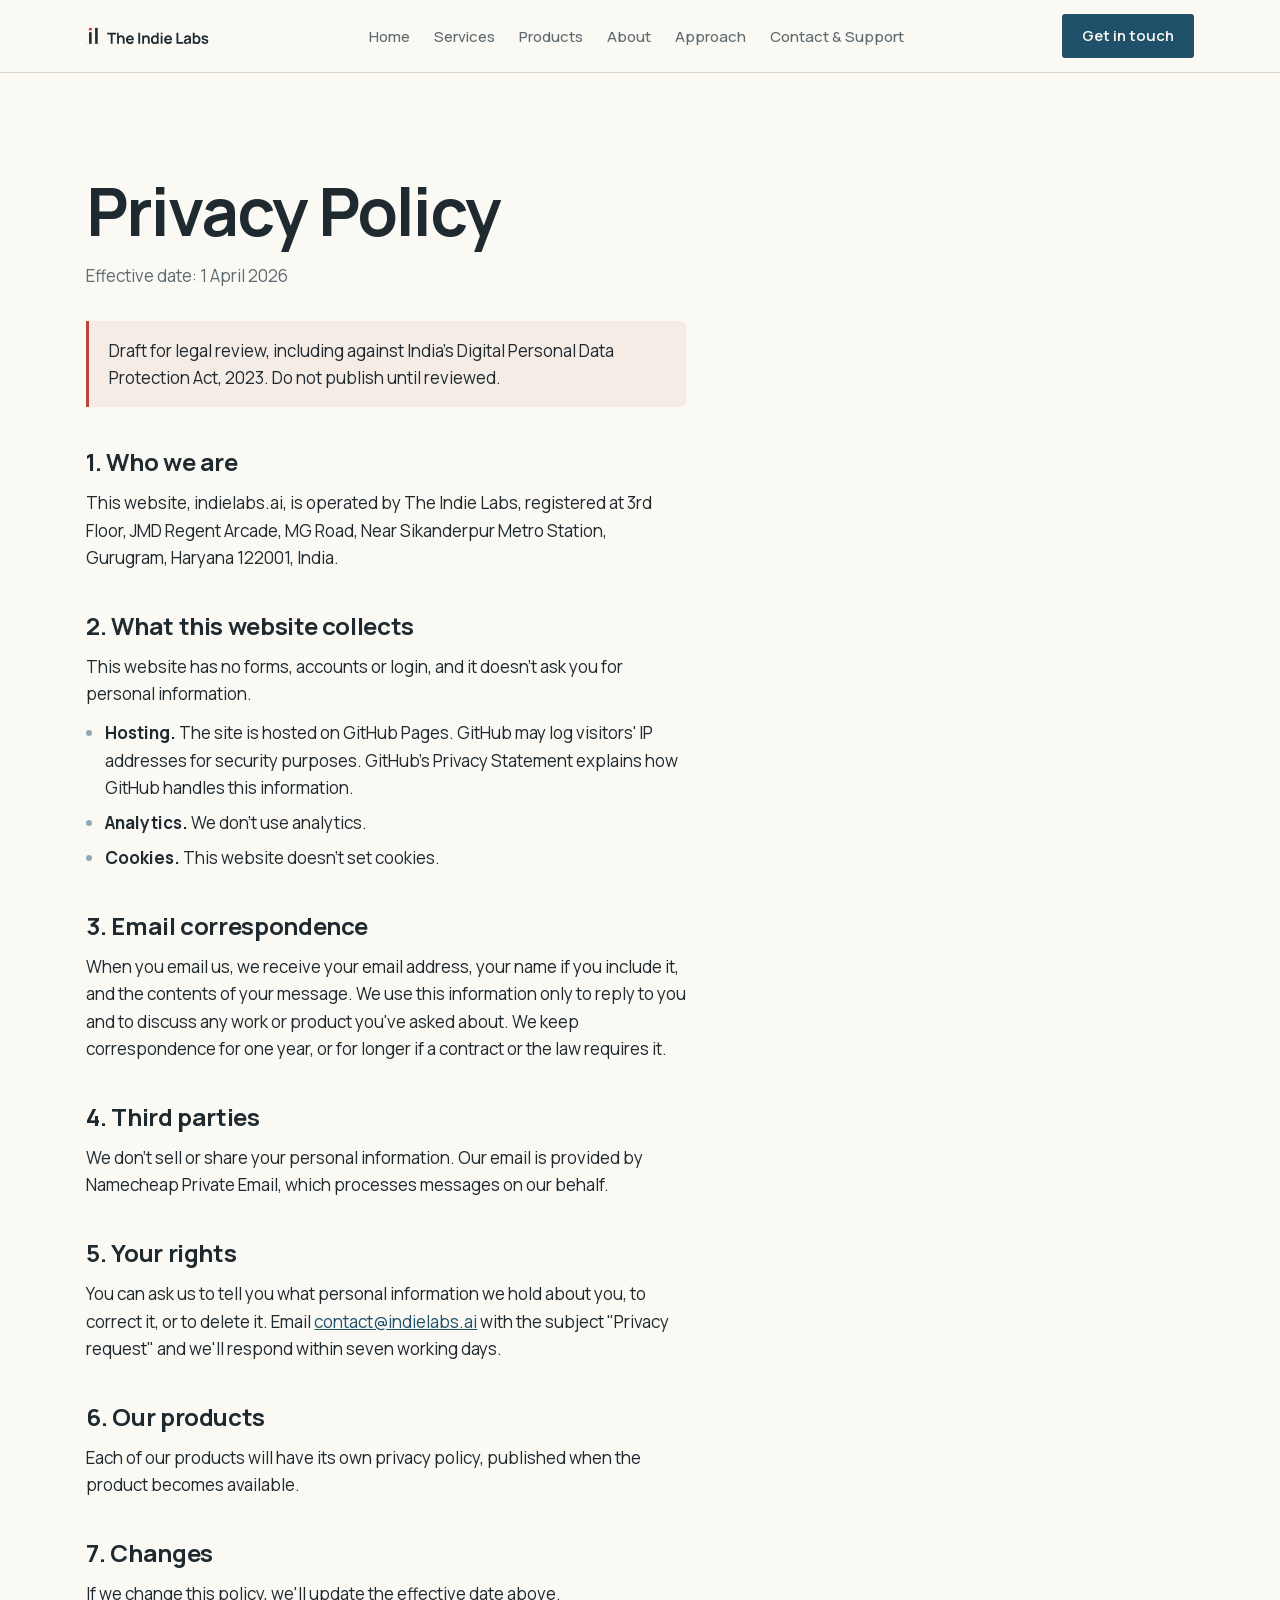
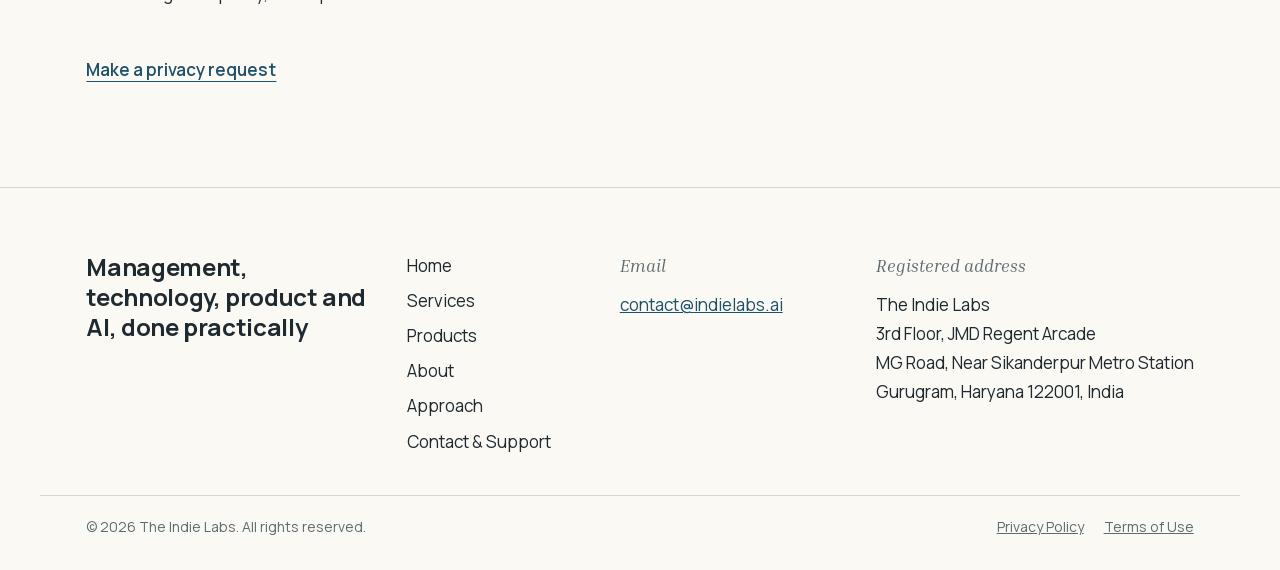
<file: docs/privacy.html>
<!DOCTYPE html>
<html lang="en-GB">
<head>
<meta charset="utf-8">
<meta name="viewport" content="width=device-width, initial-scale=1">
<title>Privacy Policy · The Indie Labs</title>
<meta name="description" content="This website has no forms, accounts or login, and it doesn&#x27;t ask you for personal information.">
<link rel="icon" href="assets/img/til-favicon.svg" type="image/svg+xml">
<link rel="preload" href="assets/fonts/manrope-variable.woff2" as="font" type="font/woff2" crossorigin>
<link rel="stylesheet" href="assets/css/tokens.css">
<link rel="stylesheet" href="assets/css/site.css">
<script src="assets/js/site.js" defer></script>
</head>
<body>
<a class="skip" href="#main">Skip to content</a>

<header class="site-header">
  <div class="wrap header-inner">
    <a class="logo" href="index.html" aria-label="The Indie Labs, home">
      <picture>
        <source srcset="assets/img/til-lockup-dark.svg" media="(prefers-color-scheme: dark)">
        <img src="assets/img/til-lockup-light.svg" alt="" width="125" height="22">
      </picture>
    </a>
    <button class="menu-btn" type="button" aria-expanded="false" aria-controls="site-nav" hidden>Menu</button>
    <nav class="site-nav" id="site-nav" aria-label="Main">
      <ul>
        <li><a href="index.html">Home</a></li>
        <li><a href="services.html">Services</a></li>
        <li><a href="products.html">Products</a></li>
        <li><a href="about.html">About</a></li>
        <li><a href="approach.html">Approach</a></li>
        <li><a href="contact.html">Contact &amp; Support</a></li>
        <li class="nav-cta"><a class="btn" href="&#109;&#97;&#105;&#108;&#116;&#111;&#58;&#99;&#111;&#110;&#116;&#97;&#99;&#116;&#64;&#105;&#110;&#100;&#105;&#101;&#108;&#97;&#98;&#115;&#46;&#97;&#105;?subject=Consulting%20enquiry">Get in touch</a></li>
      </ul>
    </nav>
    <a class="btn header-cta" href="&#109;&#97;&#105;&#108;&#116;&#111;&#58;&#99;&#111;&#110;&#116;&#97;&#99;&#116;&#64;&#105;&#110;&#100;&#105;&#101;&#108;&#97;&#98;&#115;&#46;&#97;&#105;?subject=Consulting%20enquiry">Get in touch</a>
  </div>
</header>

<main id="main">

  <article class="wrap">
    <div class="legal">
      <h1>Privacy Policy</h1>
      <p class="effective">Effective date: 1 April 2026</p>
      <p class="notice">Draft for legal review, including against India's Digital Personal Data Protection Act, 2023. Do not publish until reviewed.</p>

      <h2>1. Who we are</h2>
      <p>This website, indielabs.ai, is operated by The Indie Labs, registered at 3rd Floor, JMD Regent Arcade, MG Road, Near Sikanderpur Metro Station, Gurugram, Haryana 122001, India.</p>

      <h2>2. What this website collects</h2>
      <p>This website has no forms, accounts or login, and it doesn't ask you for personal information.</p>
      <ul class="list-bulleted">
        <li><strong>Hosting.</strong> The site is hosted on GitHub Pages. GitHub may log visitors' IP addresses for security purposes. GitHub's Privacy Statement explains how GitHub handles this information.</li>
        <li><strong>Analytics.</strong> We don't use analytics.</li>
        <li><strong>Cookies.</strong> This website doesn't set cookies.</li>
      </ul>

      <h2>3. Email correspondence</h2>
      <p>When you email us, we receive your email address, your name if you include it, and the contents of your message. We use this information only to reply to you and to discuss any work or product you've asked about. We keep correspondence for one year, or for longer if a contract or the law requires it.</p>

      <h2>4. Third parties</h2>
      <p>We don't sell or share your personal information. Our email is provided by Namecheap Private Email, which processes messages on our behalf.</p>

      <h2>5. Your rights</h2>
      <p>You can ask us to tell you what personal information we hold about you, to correct it, or to delete it. Email <a href="&#109;&#97;&#105;&#108;&#116;&#111;&#58;&#99;&#111;&#110;&#116;&#97;&#99;&#116;&#64;&#105;&#110;&#100;&#105;&#101;&#108;&#97;&#98;&#115;&#46;&#97;&#105;?subject=Privacy%20request">&#99;&#111;&#110;&#116;&#97;&#99;&#116;&#64;&#105;&#110;&#100;&#105;&#101;&#108;&#97;&#98;&#115;&#46;&#97;&#105;</a> with the subject "Privacy request" and we'll respond within seven working days.</p>

      <h2>6. Our products</h2>
      <p>Each of our products will have its own privacy policy, published when the product becomes available.</p>

      <h2>7. Changes</h2>
      <p>If we change this policy, we'll update the effective date above.</p>

      <p class="legal-cta"><a class="text-link" href="&#109;&#97;&#105;&#108;&#116;&#111;&#58;&#99;&#111;&#110;&#116;&#97;&#99;&#116;&#64;&#105;&#110;&#100;&#105;&#101;&#108;&#97;&#98;&#115;&#46;&#97;&#105;?subject=Privacy%20request">Make a privacy request</a></p>
    </div>
  </article>

</main>

<footer class="site-footer">
  <div class="wrap footer-grid">
    <p class="footer-tag">Management, technology, product and AI, done practically</p>
    <nav aria-label="Footer">
      <ul class="list-ruled">
        <li><a href="index.html">Home</a></li>
        <li><a href="services.html">Services</a></li>
        <li><a href="products.html">Products</a></li>
        <li><a href="about.html">About</a></li>
        <li><a href="approach.html">Approach</a></li>
        <li><a href="contact.html">Contact &amp; Support</a></li>
      </ul>
    </nav>
    <div>
      <h2>Email</h2>
      <a href="&#109;&#97;&#105;&#108;&#116;&#111;&#58;&#99;&#111;&#110;&#116;&#97;&#99;&#116;&#64;&#105;&#110;&#100;&#105;&#101;&#108;&#97;&#98;&#115;&#46;&#97;&#105;">&#99;&#111;&#110;&#116;&#97;&#99;&#116;&#64;&#105;&#110;&#100;&#105;&#101;&#108;&#97;&#98;&#115;&#46;&#97;&#105;</a>
    </div>
    <div>
      <h2>Registered address</h2>
      <address>The Indie Labs<br>3rd Floor, JMD Regent Arcade<br>MG Road, Near Sikanderpur Metro Station<br>Gurugram, Haryana 122001, India</address>
    </div>
  </div>
  <div class="wrap footer-base">
    <span>© 2026 The Indie Labs. All rights reserved.</span>
    <ul><li><a href="privacy.html">Privacy Policy</a></li><li><a href="terms.html">Terms of Use</a></li></ul>
  </div>
</footer>
</body>
</html>
</file>
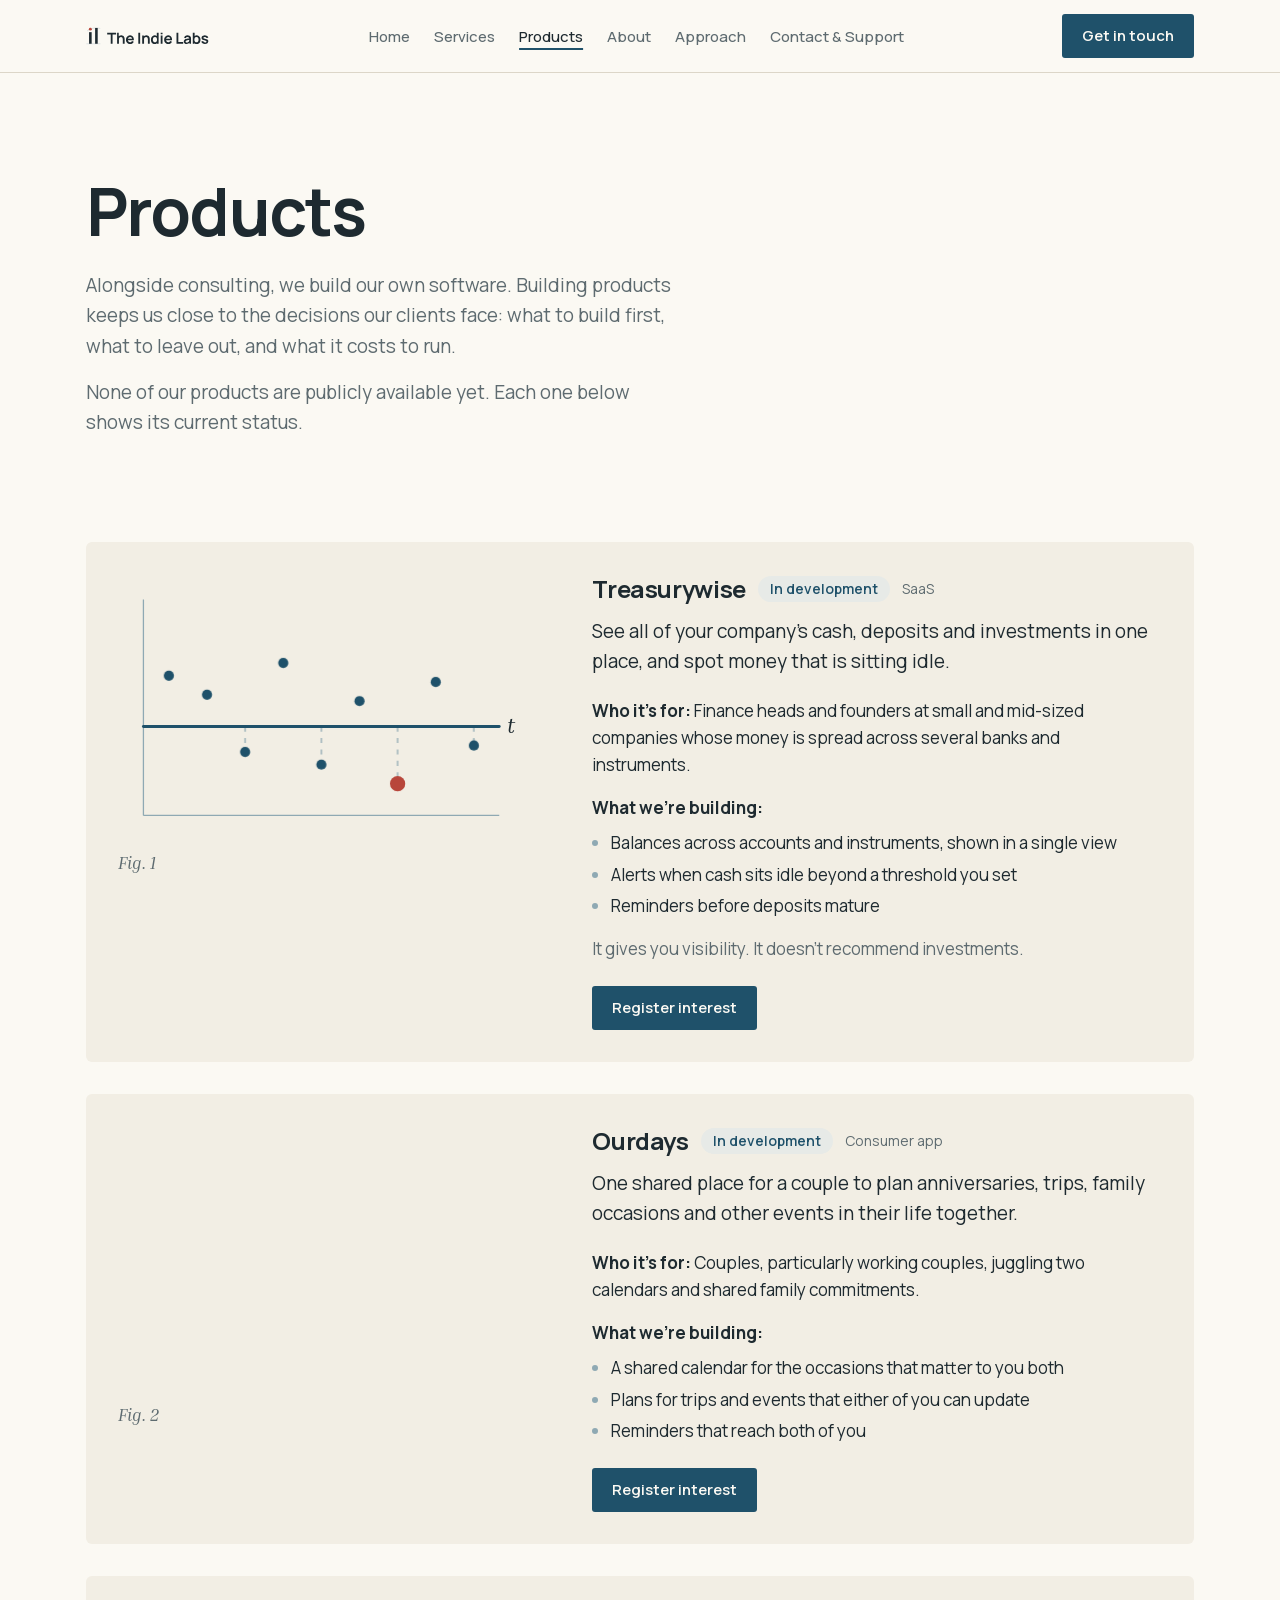
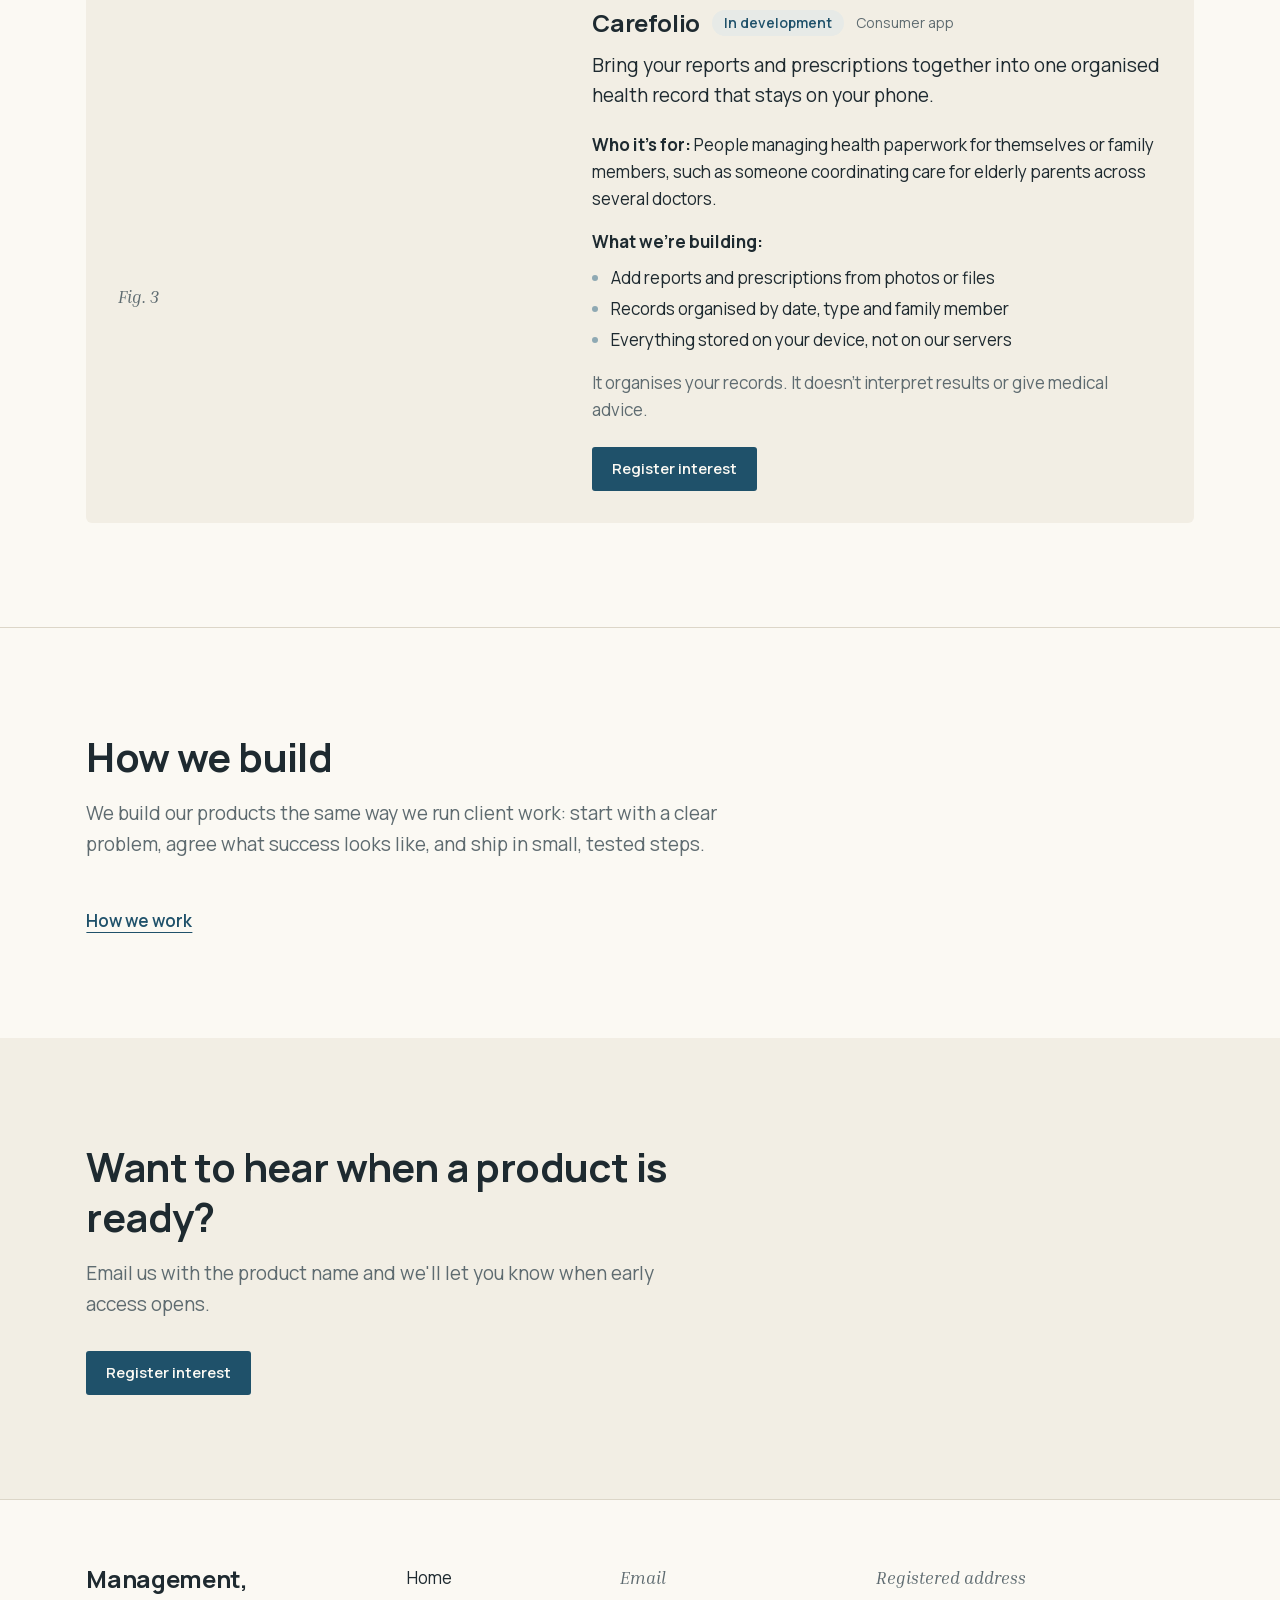
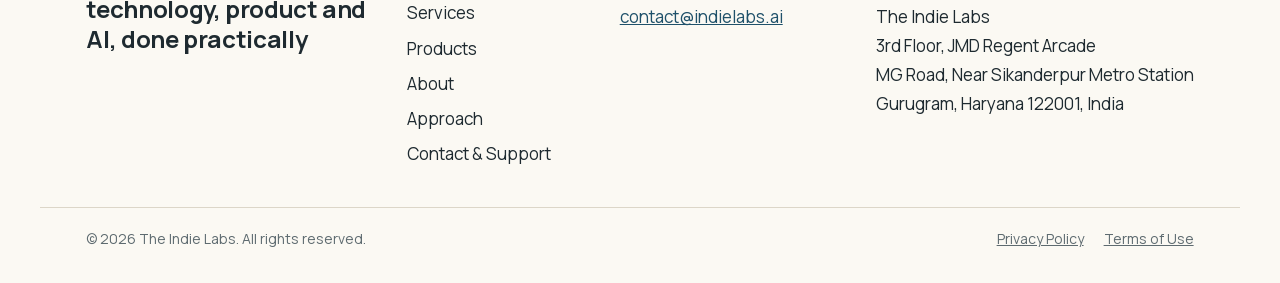
<file: docs/products.html>
<!DOCTYPE html>
<html lang="en-GB">
<head>
<meta charset="utf-8">
<meta name="viewport" content="width=device-width, initial-scale=1">
<title>Products · The Indie Labs</title>
<meta name="description" content="Alongside consulting, we build our own software. Building products keeps us close to the decisions our clients face: what to build first, what to leave out, and what it costs to run.">
<link rel="icon" href="assets/img/til-favicon.svg" type="image/svg+xml">
<link rel="preload" href="assets/fonts/manrope-variable.woff2" as="font" type="font/woff2" crossorigin>
<link rel="stylesheet" href="assets/css/tokens.css">
<link rel="stylesheet" href="assets/css/site.css">
<script src="assets/js/site.js" defer></script>
</head>
<body>
<a class="skip" href="#main">Skip to content</a>

<header class="site-header">
  <div class="wrap header-inner">
    <a class="logo" href="index.html" aria-label="The Indie Labs, home">
      <picture>
        <source srcset="assets/img/til-lockup-dark.svg" media="(prefers-color-scheme: dark)">
        <img src="assets/img/til-lockup-light.svg" alt="" width="125" height="22">
      </picture>
    </a>
    <button class="menu-btn" type="button" aria-expanded="false" aria-controls="site-nav" hidden>Menu</button>
    <nav class="site-nav" id="site-nav" aria-label="Main">
      <ul>
        <li><a href="index.html">Home</a></li>
        <li><a href="services.html">Services</a></li>
        <li><a href="products.html" aria-current="page">Products</a></li>
        <li><a href="about.html">About</a></li>
        <li><a href="approach.html">Approach</a></li>
        <li><a href="contact.html">Contact &amp; Support</a></li>
        <li class="nav-cta"><a class="btn" href="&#109;&#97;&#105;&#108;&#116;&#111;&#58;&#99;&#111;&#110;&#116;&#97;&#99;&#116;&#64;&#105;&#110;&#100;&#105;&#101;&#108;&#97;&#98;&#115;&#46;&#97;&#105;?subject=Consulting%20enquiry">Get in touch</a></li>
      </ul>
    </nav>
    <a class="btn header-cta" href="&#109;&#97;&#105;&#108;&#116;&#111;&#58;&#99;&#111;&#110;&#116;&#97;&#99;&#116;&#64;&#105;&#110;&#100;&#105;&#101;&#108;&#97;&#98;&#115;&#46;&#97;&#105;?subject=Consulting%20enquiry">Get in touch</a>
  </div>
</header>

<main id="main">

  <section class="wrap page-hero" aria-labelledby="page-title">
    <h1 id="page-title">Products</h1>
    <p>Alongside consulting, we build our own software. Building products keeps us close to the decisions our clients face: what to build first, what to leave out, and what it costs to run.</p>
    <p>None of our products are publicly available yet. Each one below shows its current status.</p>
  </section>

  <section class="wrap products" aria-label="Our products">
    <ul class="product-list">

      <li class="product-full" id="treasurywise">
        <figure>
          <svg class="fig construct" viewBox="0 0 320 210" aria-hidden="true">
            <path class="k" pathLength="1" d="M20 190 H300 M20 190 V20"/>
            <path class="kd" d="M100 120 V140 M160 120 V150 M220 120 V165 M280 120 V135"/>
            <path class="m" pathLength="1" d="M20 120 H300"/>
            <g class="pt"><circle cx="40" cy="80" r="4"/><circle cx="70" cy="95" r="4"/><circle cx="100" cy="140" r="4"/><circle cx="130" cy="70" r="4"/><circle cx="160" cy="150" r="4"/><circle cx="190" cy="100" r="4"/><circle cx="250" cy="85" r="4"/><circle cx="280" cy="135" r="4"/></g>
            <circle class="hi" cx="220" cy="165" r="6"/>
            <text class="lbl" x="306" y="125">t</text>
          </svg>
          <figcaption>Fig. 1</figcaption>
        </figure>
        <div>
          <div class="product-head">
            <h2>Treasurywise</h2>
            <span class="badge badge-dev"><span class="visually-hidden">Status: </span>In development</span>
            <span class="product-type">SaaS</span>
          </div>
          <p class="pitch">See all of your company's cash, deposits and investments in one place, and spot money that is sitting idle.</p>
          <p><strong>Who it's for:</strong> Finance heads and founders at small and mid-sized companies whose money is spread across several banks and instruments.</p>
          <p><strong>What we're building:</strong></p>
          <ul class="list-bulleted">
            <li>Balances across accounts and instruments, shown in a single view</li>
            <li>Alerts when cash sits idle beyond a threshold you set</li>
            <li>Reminders before deposits mature</li>
          </ul>
          <p class="safety">It gives you visibility. It doesn't recommend investments.</p>
          <a class="btn" href="&#109;&#97;&#105;&#108;&#116;&#111;&#58;&#99;&#111;&#110;&#116;&#97;&#99;&#116;&#64;&#105;&#110;&#100;&#105;&#101;&#108;&#97;&#98;&#115;&#46;&#97;&#105;?subject=Early%20access%3A%20Treasurywise">Register interest</a>
        </div>
      </li>

      <li class="product-full" id="ourdays">
        <figure>
          <svg class="fig construct" viewBox="0 0 320 210" aria-hidden="true">
            <path class="kd" d="M40 105 H280"/>
            <path class="k" pathLength="1" d="M160 25 V185"/>
            <path class="band" d="M160 41.8 A70 70 0 0 1 160 168.2 A70 70 0 0 1 160 41.8 Z"/>
            <circle class="m" pathLength="1" cx="130" cy="105" r="70"/>
            <circle class="m" pathLength="1" style="--i: 1" cx="190" cy="105" r="70"/>
            <circle class="pt" cx="130" cy="105" r="4"/><circle class="pt" cx="190" cy="105" r="4"/>
            <circle class="hi" cx="160" cy="105" r="6"/>
            <text class="lbl" x="124" y="132">A</text><text class="lbl" x="184" y="132">B</text>
          </svg>
          <figcaption>Fig. 2</figcaption>
        </figure>
        <div>
          <div class="product-head">
            <h2>Ourdays</h2>
            <span class="badge badge-dev"><span class="visually-hidden">Status: </span>In development</span>
            <span class="product-type">Consumer app</span>
          </div>
          <p class="pitch">One shared place for a couple to plan anniversaries, trips, family occasions and other events in their life together.</p>
          <p><strong>Who it's for:</strong> Couples, particularly working couples, juggling two calendars and shared family commitments.</p>
          <p><strong>What we're building:</strong></p>
          <ul class="list-bulleted">
            <li>A shared calendar for the occasions that matter to you both</li>
            <li>Plans for trips and events that either of you can update</li>
            <li>Reminders that reach both of you</li>
          </ul>
          <a class="btn" href="&#109;&#97;&#105;&#108;&#116;&#111;&#58;&#99;&#111;&#110;&#116;&#97;&#99;&#116;&#64;&#105;&#110;&#100;&#105;&#101;&#108;&#97;&#98;&#115;&#46;&#97;&#105;?subject=Early%20access%3A%20Ourdays">Register interest</a>
        </div>
      </li>

      <li class="product-full" id="carefolio">
        <figure>
          <svg class="fig construct" viewBox="0 0 320 210" aria-hidden="true">
            <path class="k" pathLength="1" d="M180 20 V190 M40 130 H180 M180 110 H280 M230 20 V110 M230 65 H280"/>
            <path class="kd" d="M230 65 L280 20"/>
            <path class="m" pathLength="1" d="M40 20 H280 V190 H40 Z"/>
            <circle class="pt" cx="40" cy="190" r="4"/><circle class="pt" cx="180" cy="20" r="4"/><circle class="pt" cx="230" cy="110" r="4"/>
            <circle class="hi" cx="255" cy="42.5" r="6"/>
          </svg>
          <figcaption>Fig. 3</figcaption>
        </figure>
        <div>
          <div class="product-head">
            <h2>Carefolio</h2>
            <span class="badge badge-dev"><span class="visually-hidden">Status: </span>In development</span>
            <span class="product-type">Consumer app</span>
          </div>
          <p class="pitch">Bring your reports and prescriptions together into one organised health record that stays on your phone.</p>
          <p><strong>Who it's for:</strong> People managing health paperwork for themselves or family members, such as someone coordinating care for elderly parents across several doctors.</p>
          <p><strong>What we're building:</strong></p>
          <ul class="list-bulleted">
            <li>Add reports and prescriptions from photos or files</li>
            <li>Records organised by date, type and family member</li>
            <li>Everything stored on your device, not on our servers</li>
          </ul>
          <p class="safety">It organises your records. It doesn't interpret results or give medical advice.</p>
          <a class="btn" href="&#109;&#97;&#105;&#108;&#116;&#111;&#58;&#99;&#111;&#110;&#116;&#97;&#99;&#116;&#64;&#105;&#110;&#100;&#105;&#101;&#108;&#97;&#98;&#115;&#46;&#97;&#105;?subject=Early%20access%3A%20Carefolio">Register interest</a>
        </div>
      </li>

    </ul>
  </section>

  <section class="section" aria-labelledby="how-we-build">
    <div class="wrap">
      <div class="section-header">
        <h2 id="how-we-build">How we build</h2>
        <p>We build our products the same way we run client work: start with a clear problem, agree what success looks like, and ship in small, tested steps.</p>
      </div>
      <p><a class="text-link" href="approach.html">How we work</a></p>
    </div>
  </section>

  <section class="cta-band" aria-labelledby="cta">
    <div class="wrap">
      <svg class="construct cta-arc" viewBox="0 0 320 320" aria-hidden="true">
        <path class="k" pathLength="1" d="M0 300 H320 M300 320 V0"/>
        <path class="k" pathLength="1" style="--i: 1" d="M20 300 A280 280 0 0 1 300 20"/>
        <path class="k" pathLength="1" style="--i: 2" d="M120 300 A180 180 0 0 1 300 120"/>
        <path class="kd" style="--i: 3" d="M300 300 L102 102"/>
        <path class="k" pathLength="1" style="--i: 4" d="M260 300 A40 40 0 0 1 271.7 271.7"/>
        <circle class="pt-k" cx="300" cy="300" r="3"/>
        <circle class="pt-k" style="--i: 1" cx="172.7" cy="172.7" r="3"/>
        <circle class="pt-k" style="--i: 2" cx="102" cy="102" r="4"/>
      </svg>
      <div class="cta-copy">
        <h2 id="cta">Want to hear when a product is ready?</h2>
        <p>Email us with the product name and we'll let you know when early access opens.</p>
        <a class="btn" href="&#109;&#97;&#105;&#108;&#116;&#111;&#58;&#99;&#111;&#110;&#116;&#97;&#99;&#116;&#64;&#105;&#110;&#100;&#105;&#101;&#108;&#97;&#98;&#115;&#46;&#97;&#105;?subject=Early%20access">Register interest</a>
      </div>
    </div>
  </section>

</main>

<footer class="site-footer">
  <div class="wrap footer-grid">
    <p class="footer-tag">Management, technology, product and AI, done practically</p>
    <nav aria-label="Footer">
      <ul class="list-ruled">
        <li><a href="index.html">Home</a></li>
        <li><a href="services.html">Services</a></li>
        <li><a href="products.html">Products</a></li>
        <li><a href="about.html">About</a></li>
        <li><a href="approach.html">Approach</a></li>
        <li><a href="contact.html">Contact &amp; Support</a></li>
      </ul>
    </nav>
    <div>
      <h2>Email</h2>
      <a href="&#109;&#97;&#105;&#108;&#116;&#111;&#58;&#99;&#111;&#110;&#116;&#97;&#99;&#116;&#64;&#105;&#110;&#100;&#105;&#101;&#108;&#97;&#98;&#115;&#46;&#97;&#105;">&#99;&#111;&#110;&#116;&#97;&#99;&#116;&#64;&#105;&#110;&#100;&#105;&#101;&#108;&#97;&#98;&#115;&#46;&#97;&#105;</a>
    </div>
    <div>
      <h2>Registered address</h2>
      <address>The Indie Labs<br>3rd Floor, JMD Regent Arcade<br>MG Road, Near Sikanderpur Metro Station<br>Gurugram, Haryana 122001, India</address>
    </div>
  </div>
  <div class="wrap footer-base">
    <span>© 2026 The Indie Labs. All rights reserved.</span>
    <ul><li><a href="privacy.html">Privacy Policy</a></li><li><a href="terms.html">Terms of Use</a></li></ul>
  </div>
</footer>
</body>
</html>
</file>
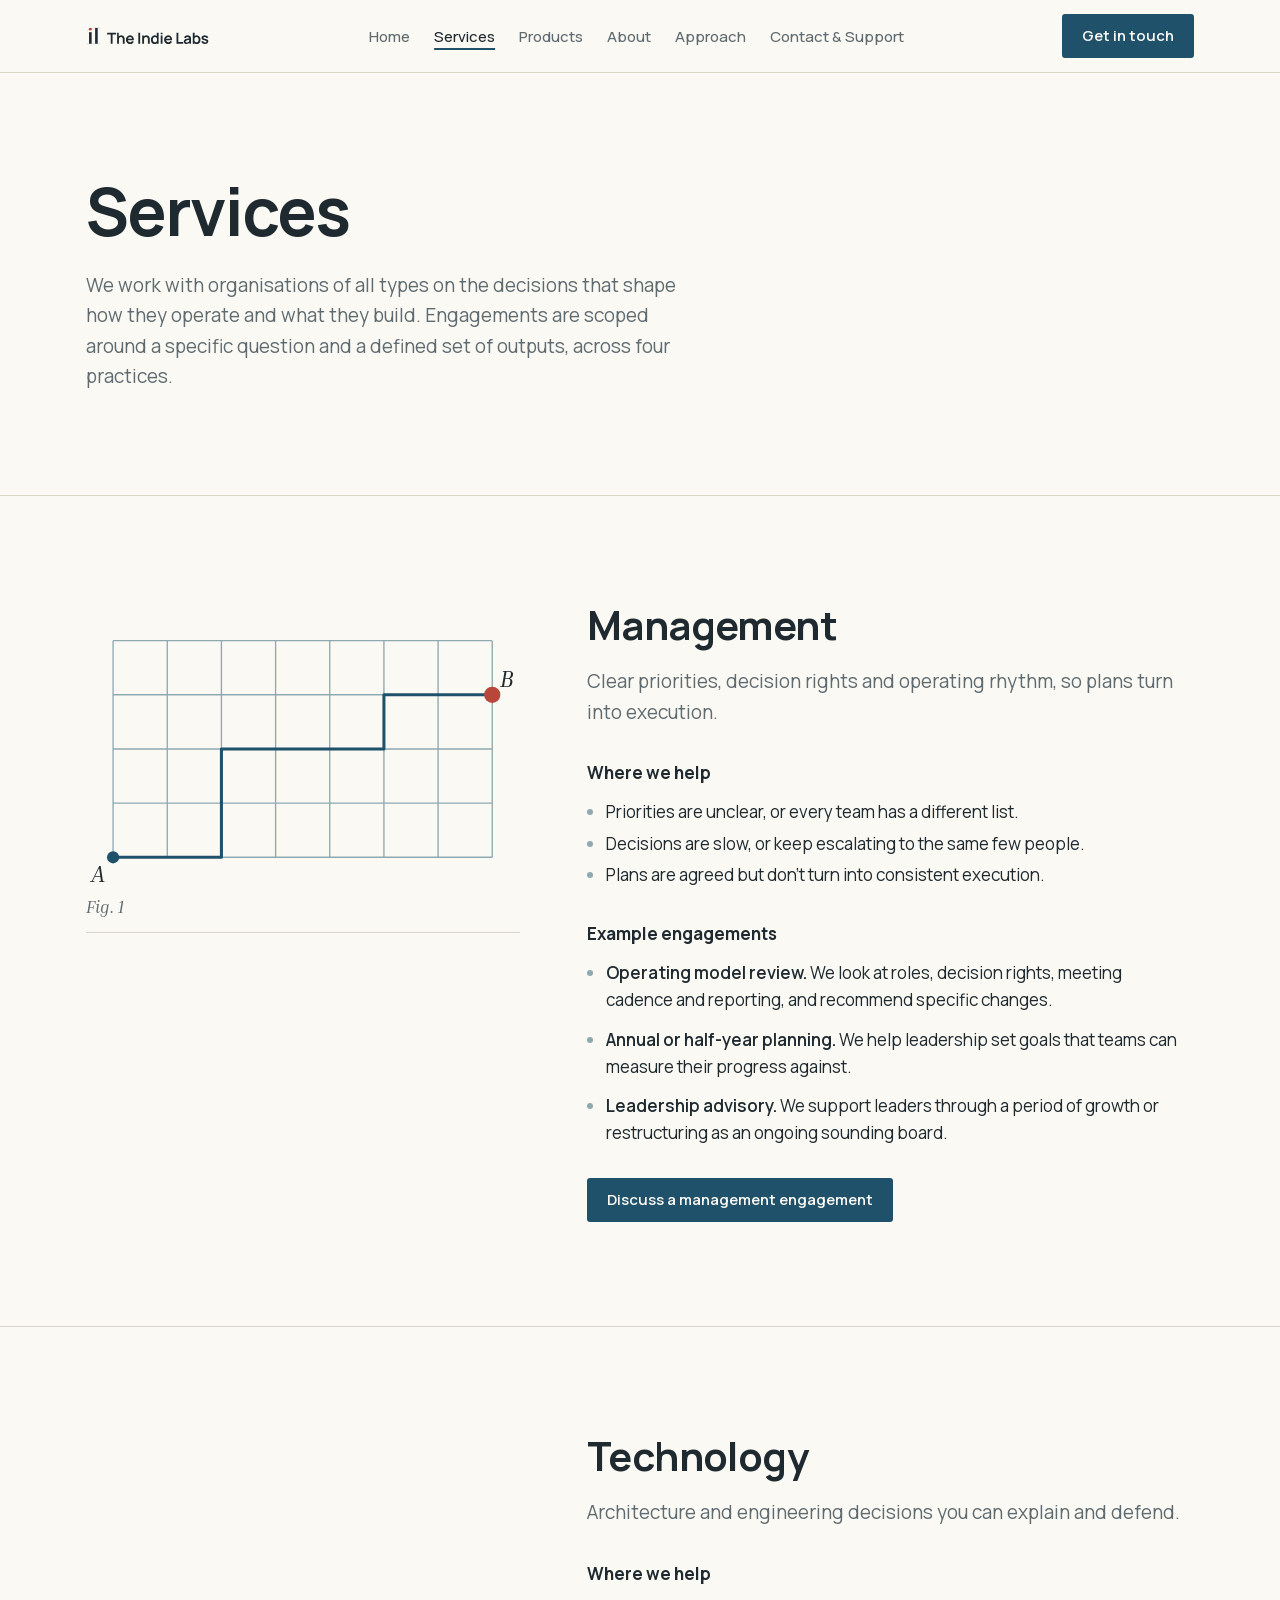
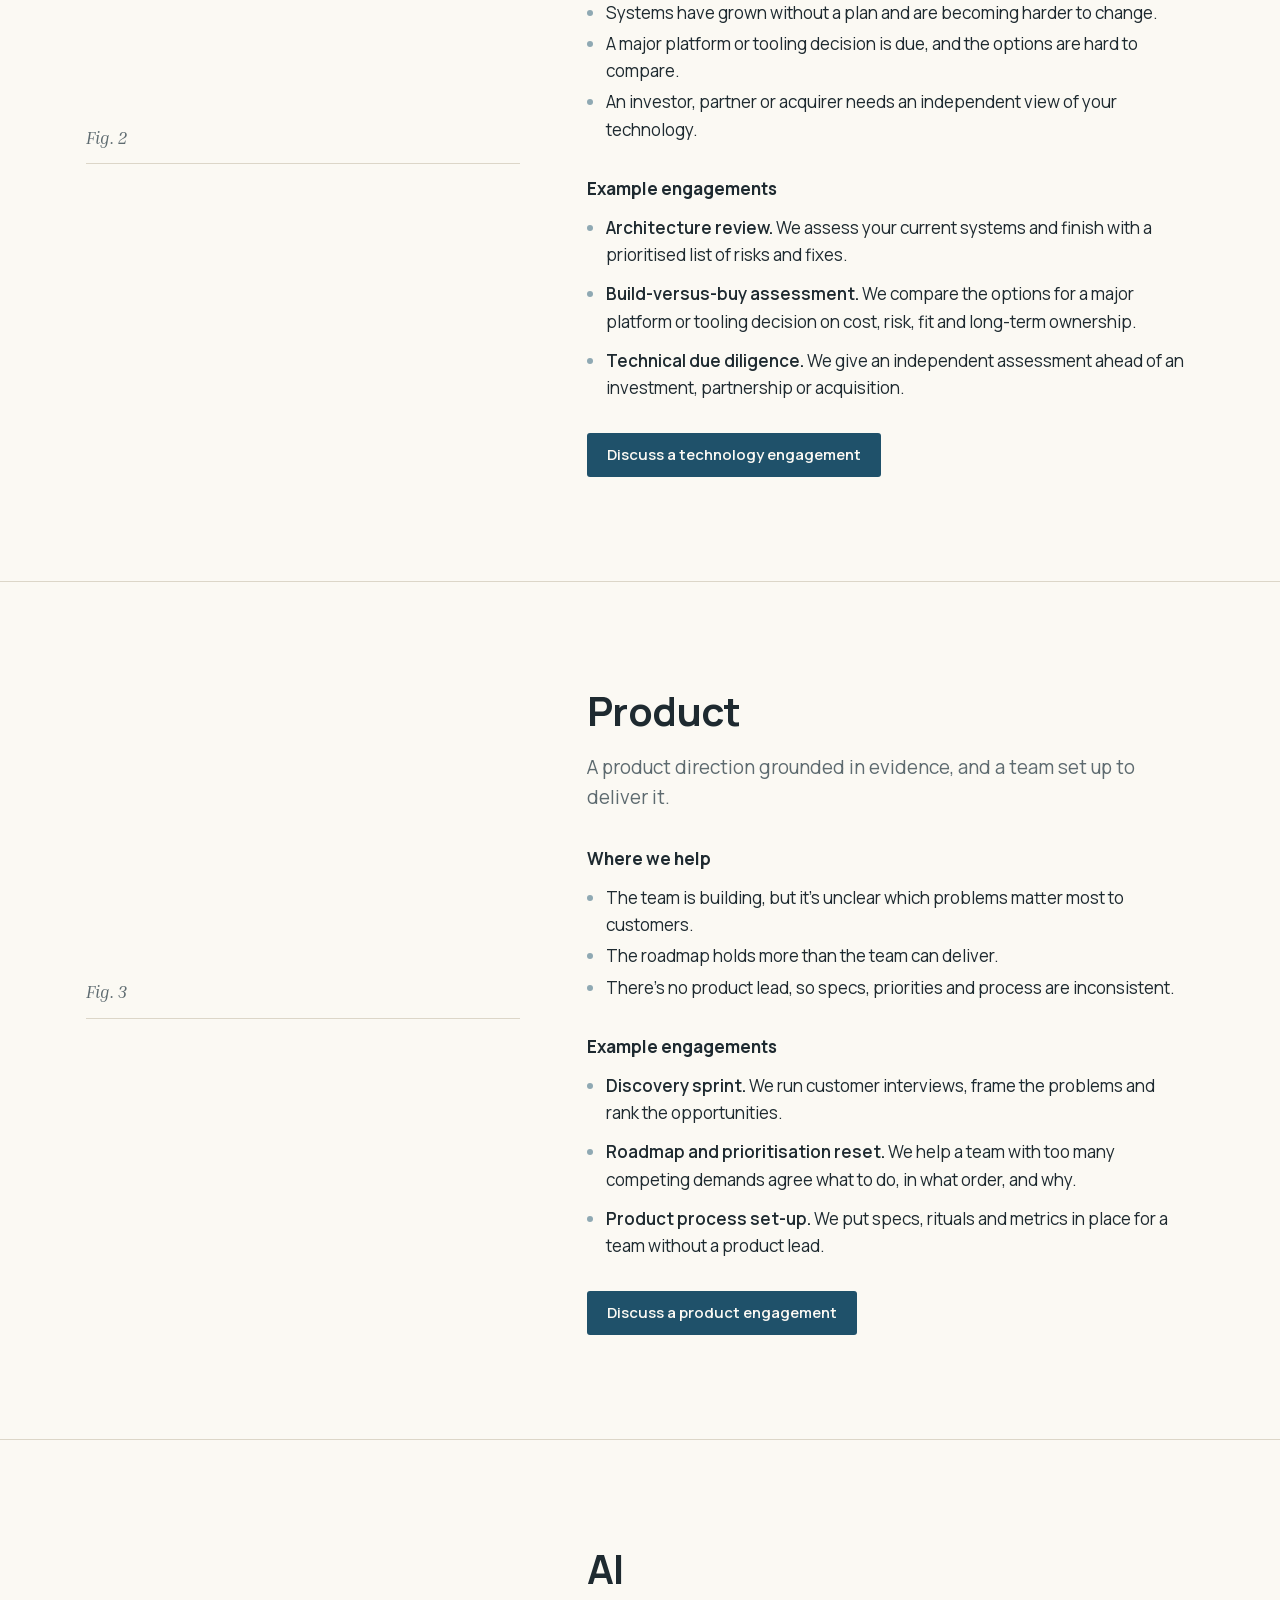
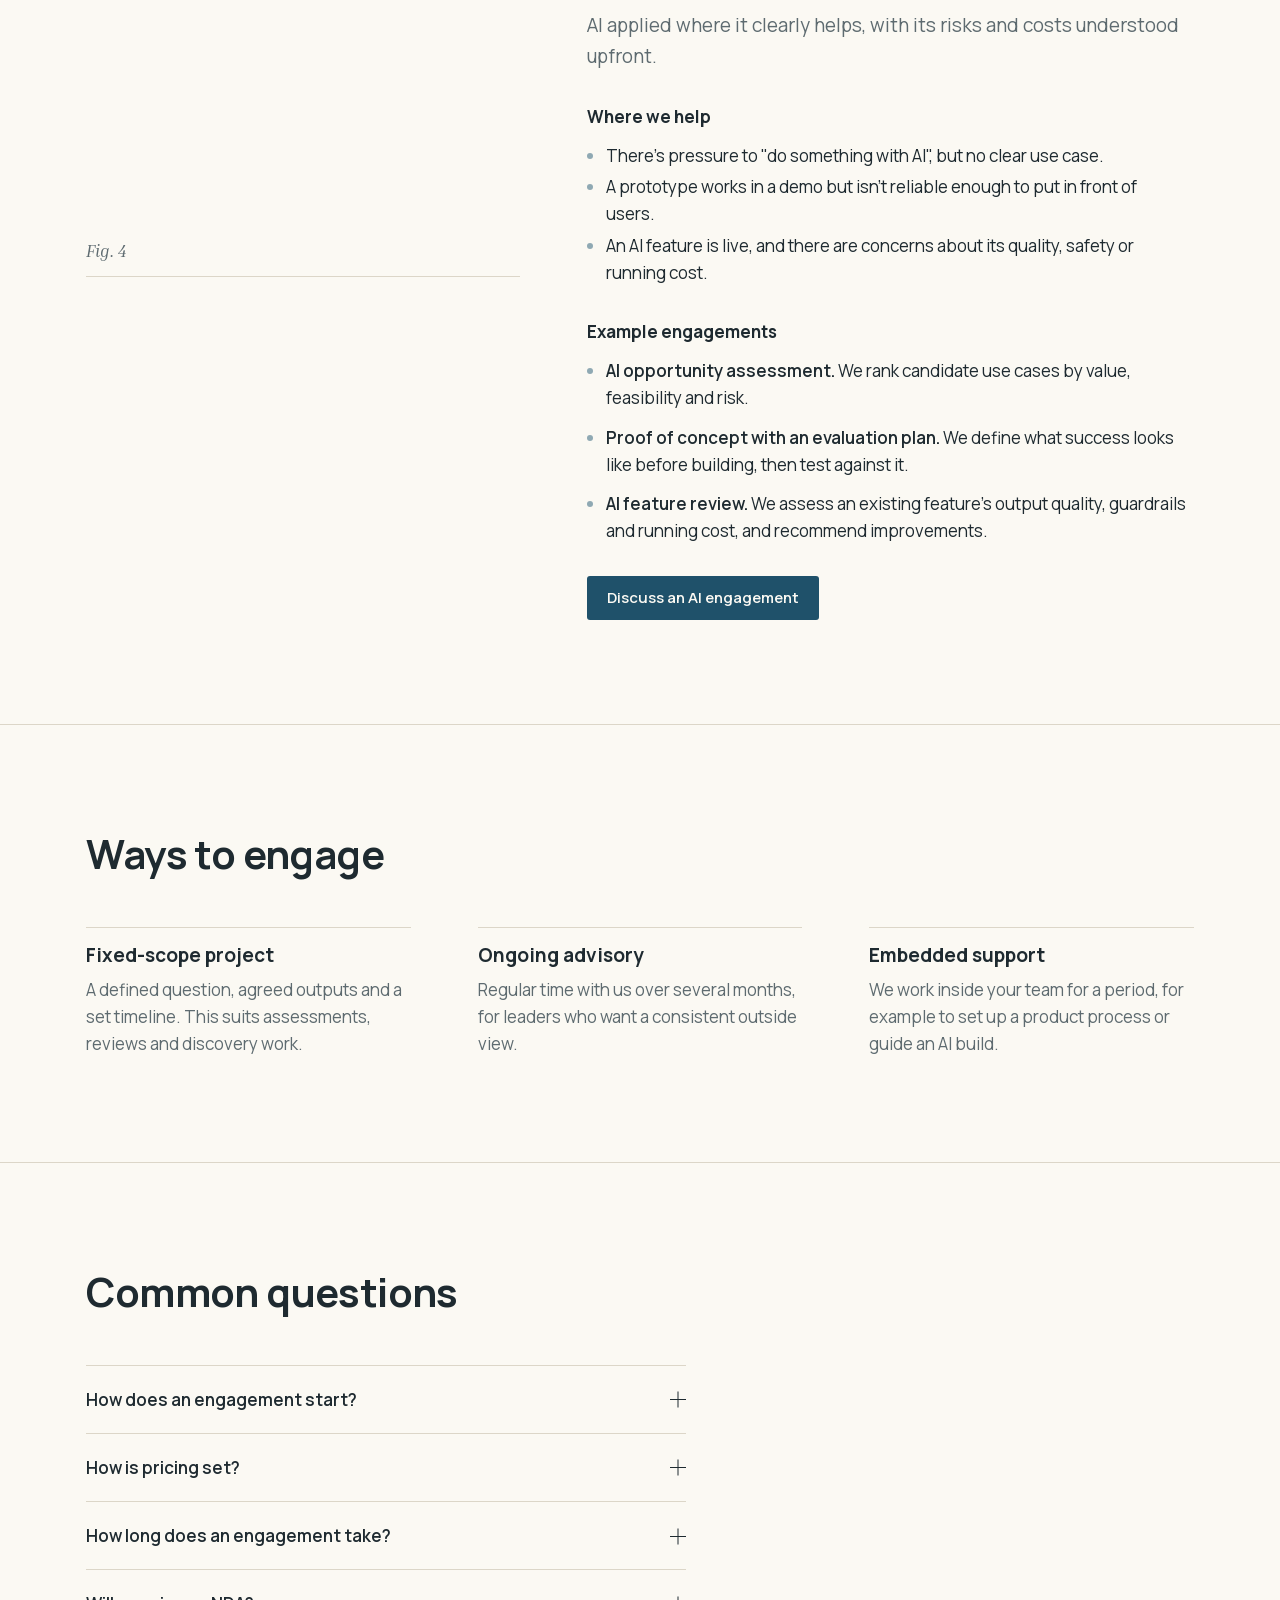
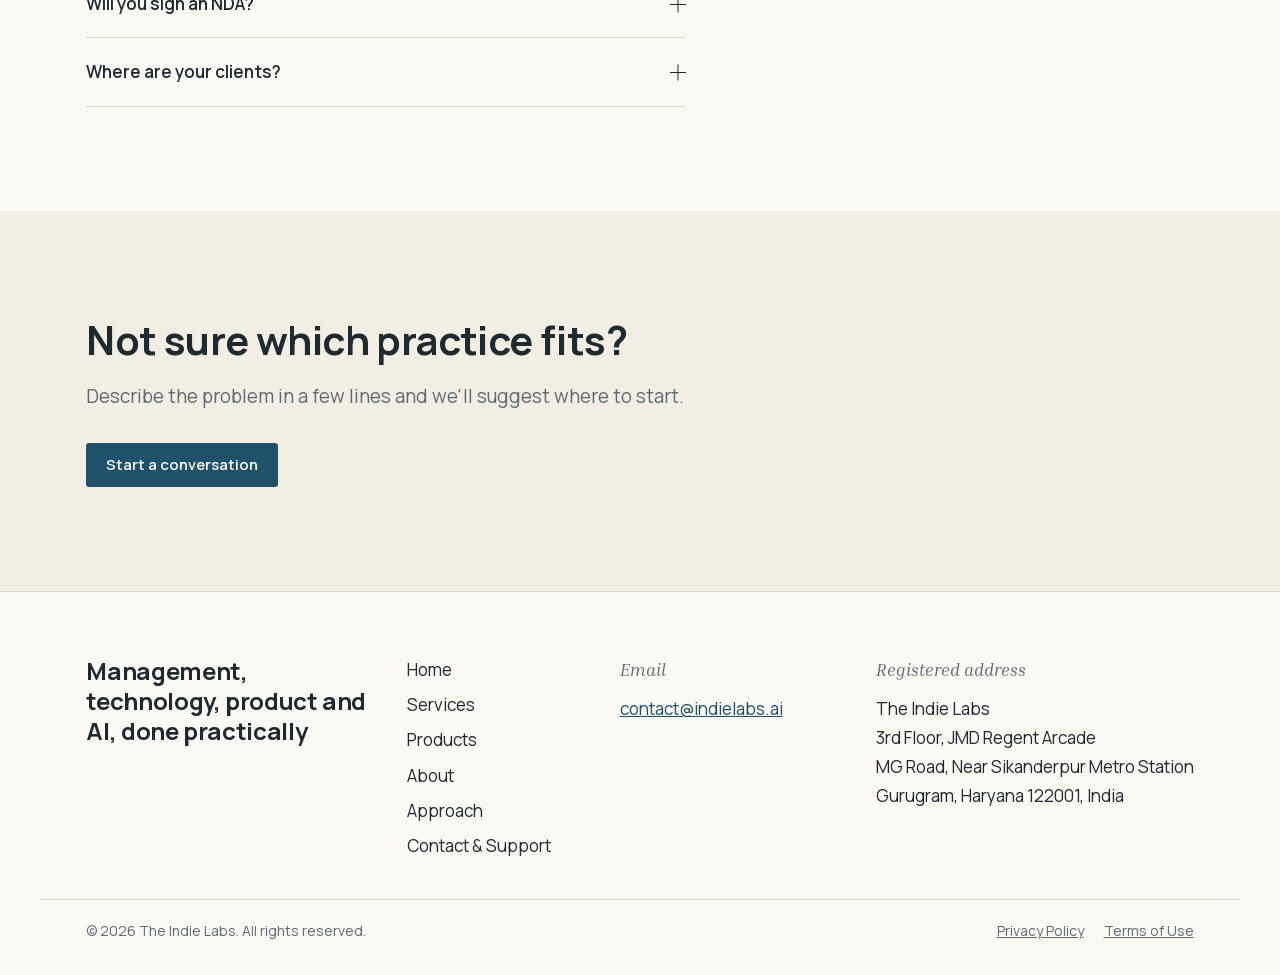
<file: docs/services.html>
<!DOCTYPE html>
<html lang="en-GB">
<head>
<meta charset="utf-8">
<meta name="viewport" content="width=device-width, initial-scale=1">
<title>Services · The Indie Labs</title>
<meta name="description" content="We work with organisations of all types on the decisions that shape how they operate and what they build. Engagements are scoped around a specific question and a defined set of outputs, across four practices.">
<link rel="icon" href="assets/img/til-favicon.svg" type="image/svg+xml">
<link rel="preload" href="assets/fonts/manrope-variable.woff2" as="font" type="font/woff2" crossorigin>
<link rel="stylesheet" href="assets/css/tokens.css">
<link rel="stylesheet" href="assets/css/site.css">
<script src="assets/js/site.js" defer></script>
</head>
<body>
<a class="skip" href="#main">Skip to content</a>

<header class="site-header">
  <div class="wrap header-inner">
    <a class="logo" href="index.html" aria-label="The Indie Labs, home">
      <picture>
        <source srcset="assets/img/til-lockup-dark.svg" media="(prefers-color-scheme: dark)">
        <img src="assets/img/til-lockup-light.svg" alt="" width="125" height="22">
      </picture>
    </a>
    <button class="menu-btn" type="button" aria-expanded="false" aria-controls="site-nav" hidden>Menu</button>
    <nav class="site-nav" id="site-nav" aria-label="Main">
      <ul>
        <li><a href="index.html">Home</a></li>
        <li><a href="services.html" aria-current="page">Services</a></li>
        <li><a href="products.html">Products</a></li>
        <li><a href="about.html">About</a></li>
        <li><a href="approach.html">Approach</a></li>
        <li><a href="contact.html">Contact &amp; Support</a></li>
        <li class="nav-cta"><a class="btn" href="&#109;&#97;&#105;&#108;&#116;&#111;&#58;&#99;&#111;&#110;&#116;&#97;&#99;&#116;&#64;&#105;&#110;&#100;&#105;&#101;&#108;&#97;&#98;&#115;&#46;&#97;&#105;?subject=Consulting%20enquiry">Get in touch</a></li>
      </ul>
    </nav>
    <a class="btn header-cta" href="&#109;&#97;&#105;&#108;&#116;&#111;&#58;&#99;&#111;&#110;&#116;&#97;&#99;&#116;&#64;&#105;&#110;&#100;&#105;&#101;&#108;&#97;&#98;&#115;&#46;&#97;&#105;?subject=Consulting%20enquiry">Get in touch</a>
  </div>
</header>

<main id="main">

  <section class="wrap page-hero" aria-labelledby="page-title">
    <h1 id="page-title">Services</h1>
    <p>We work with organisations of all types on the decisions that shape how they operate and what they build. Engagements are scoped around a specific question and a defined set of outputs, across four practices.</p>
  </section>

  <section class="section" id="management" aria-labelledby="management-title">
    <div class="wrap practice-block">
      <figure>
        <svg class="fig construct" viewBox="0 0 320 210" aria-hidden="true">
          <path class="k" pathLength="1" d="M20 30h280M20 70h280M20 110h280M20 150h280M20 190h280M20 30v160M60 30v160M100 30v160M140 30v160M180 30v160M220 30v160M260 30v160M300 30v160"/>
          <path class="m" pathLength="1" d="M20 190 H100 V110 H220 V70 H300"/>
          <circle class="pt" cx="20" cy="190" r="4.5"/><circle class="hi" cx="300" cy="70" r="6"/>
          <text class="lbl" x="4" y="208">A</text><text class="lbl" x="306" y="64">B</text>
        </svg>
        <figcaption>Fig. 1</figcaption>
      </figure>
      <div>
        <div class="section-header">
          <h2 id="management-title">Management</h2>
          <p>Clear priorities, decision rights and operating rhythm, so plans turn into execution.</p>
        </div>
        <h3>Where we help</h3>
        <ul class="list-bulleted">
          <li>Priorities are unclear, or every team has a different list.</li>
          <li>Decisions are slow, or keep escalating to the same few people.</li>
          <li>Plans are agreed but don't turn into consistent execution.</li>
        </ul>
        <h3>Example engagements</h3>
        <ul class="list-bulleted engagements">
          <li><strong>Operating model review.</strong> We look at roles, decision rights, meeting cadence and reporting, and recommend specific changes.</li>
          <li><strong>Annual or half-year planning.</strong> We help leadership set goals that teams can measure their progress against.</li>
          <li><strong>Leadership advisory.</strong> We support leaders through a period of growth or restructuring as an ongoing sounding board.</li>
        </ul>
        <a class="btn" href="&#109;&#97;&#105;&#108;&#116;&#111;&#58;&#99;&#111;&#110;&#116;&#97;&#99;&#116;&#64;&#105;&#110;&#100;&#105;&#101;&#108;&#97;&#98;&#115;&#46;&#97;&#105;?subject=Enquiry%3A%20Management%20consulting">Discuss a management engagement</a>
      </div>
    </div>
  </section>

  <section class="section" id="technology" aria-labelledby="technology-title">
    <div class="wrap practice-block">
      <figure>
        <svg class="fig construct" viewBox="0 0 320 210" aria-hidden="true">
          <path class="k" pathLength="1" d="M60 50 L160 40 L260 60 M60 50 L100 160 L160 40 M160 40 L220 160 L260 60 M100 160 L220 160 M160 110 L100 160 M160 110 L220 160"/>
          <path class="kd" d="M160 50 A60 60 0 1 1 159.9 50"/>
          <path class="m" pathLength="1" d="M60 50 L160 40 L160 110 L220 160"/>
          <circle class="pt" cx="60" cy="50" r="4.5"/><circle class="pt" cx="160" cy="40" r="4.5"/><circle class="pt" cx="260" cy="60" r="4.5"/>
          <circle class="pt" cx="100" cy="160" r="4.5"/><circle class="pt" cx="220" cy="160" r="4.5"/><circle class="hi" cx="160" cy="110" r="6"/>
          <text class="lbl" x="40" y="44">A</text><text class="lbl" x="228" y="184">B</text>
        </svg>
        <figcaption>Fig. 2</figcaption>
      </figure>
      <div>
        <div class="section-header">
          <h2 id="technology-title">Technology</h2>
          <p>Architecture and engineering decisions you can explain and defend.</p>
        </div>
        <h3>Where we help</h3>
        <ul class="list-bulleted">
          <li>Systems have grown without a plan and are becoming harder to change.</li>
          <li>A major platform or tooling decision is due, and the options are hard to compare.</li>
          <li>An investor, partner or acquirer needs an independent view of your technology.</li>
        </ul>
        <h3>Example engagements</h3>
        <ul class="list-bulleted engagements">
          <li><strong>Architecture review.</strong> We assess your current systems and finish with a prioritised list of risks and fixes.</li>
          <li><strong>Build-versus-buy assessment.</strong> We compare the options for a major platform or tooling decision on cost, risk, fit and long-term ownership.</li>
          <li><strong>Technical due diligence.</strong> We give an independent assessment ahead of an investment, partnership or acquisition.</li>
        </ul>
        <a class="btn" href="&#109;&#97;&#105;&#108;&#116;&#111;&#58;&#99;&#111;&#110;&#116;&#97;&#99;&#116;&#64;&#105;&#110;&#100;&#105;&#101;&#108;&#97;&#98;&#115;&#46;&#97;&#105;?subject=Enquiry%3A%20Technology%20consulting">Discuss a technology engagement</a>
      </div>
    </div>
  </section>

  <section class="section" id="product" aria-labelledby="product-title">
    <div class="wrap practice-block">
      <figure>
        <svg class="fig construct" viewBox="0 0 320 210" aria-hidden="true">
          <path class="k" pathLength="1" d="M20 190 H300 M20 190 V20"/>
          <path class="kd" d="M168 97 L173.4 109.1 M95 130 L100.1 141.6 M271 80 L265.7 68.1 M190 110 L186.9 103.1"/>
          <g class="pt"><circle cx="119" cy="139" r="3.5"/><circle cx="60" cy="174" r="3.5"/><circle cx="168" cy="97" r="3.5"/><circle cx="162" cy="108" r="3.5"/><circle cx="52" cy="154" r="3.5"/><circle cx="64" cy="155" r="3.5"/><circle cx="142" cy="118" r="3.5"/><circle cx="95" cy="130" r="3.5"/><circle cx="190" cy="110" r="3.5"/><circle cx="136" cy="110" r="3.5"/><circle cx="271" cy="80" r="3.5"/><circle cx="111" cy="139" r="3.5"/><circle cx="77" cy="157" r="3.5"/><circle cx="234" cy="77" r="3.5"/><circle cx="85" cy="122" r="3.5"/><circle cx="130" cy="109" r="3.5"/><circle cx="171" cy="105" r="3.5"/><circle cx="91" cy="142" r="3.5"/></g>
          <path class="m" pathLength="1" d="M36 170 L284 60"/>
          <path class="hi" d="M296 55 L280 52 L286 67 Z"/>
          <text class="lbl" x="298" y="44">v</text>
        </svg>
        <figcaption>Fig. 3</figcaption>
      </figure>
      <div>
        <div class="section-header">
          <h2 id="product-title">Product</h2>
          <p>A product direction grounded in evidence, and a team set up to deliver it.</p>
        </div>
        <h3>Where we help</h3>
        <ul class="list-bulleted">
          <li>The team is building, but it's unclear which problems matter most to customers.</li>
          <li>The roadmap holds more than the team can deliver.</li>
          <li>There's no product lead, so specs, priorities and process are inconsistent.</li>
        </ul>
        <h3>Example engagements</h3>
        <ul class="list-bulleted engagements">
          <li><strong>Discovery sprint.</strong> We run customer interviews, frame the problems and rank the opportunities.</li>
          <li><strong>Roadmap and prioritisation reset.</strong> We help a team with too many competing demands agree what to do, in what order, and why.</li>
          <li><strong>Product process set-up.</strong> We put specs, rituals and metrics in place for a team without a product lead.</li>
        </ul>
        <a class="btn" href="&#109;&#97;&#105;&#108;&#116;&#111;&#58;&#99;&#111;&#110;&#116;&#97;&#99;&#116;&#64;&#105;&#110;&#100;&#105;&#101;&#108;&#97;&#98;&#115;&#46;&#97;&#105;?subject=Enquiry%3A%20Product%20consulting">Discuss a product engagement</a>
      </div>
    </div>
  </section>

  <section class="section" id="ai" aria-labelledby="ai-title">
    <div class="wrap practice-block">
      <figure>
        <svg class="fig construct" viewBox="0 0 320 210" aria-hidden="true">
          <path class="k" pathLength="1" d="M20 176 H300 M118 176 V172 M202 176 V172"/>
          <path class="band" d="M118 176 L118 91.1 L124 79.0 L130 67.5 L136 57.1 L142 48.3 L148 41.6 L154 37.4 L160 36.0 L166 37.4 L172 41.6 L178 48.3 L184 57.1 L190 67.5 L196 79.0 L202 91.1 L202 176 Z"/>
          <path class="m" pathLength="1" d="M20 175.5 L30 174.8 L40 173.6 L50 171.5 L60 167.8 L70 161.9 L80 153.2 L90 141.1 L100 125.5 L110 107.1 L120 87.0 L130 67.5 L140 51.0 L150 39.9 L160 36.0 L170 39.9 L180 51.0 L190 67.5 L200 87.0 L210 107.1 L220 125.5 L230 141.1 L240 153.2 L250 161.9 L260 167.8 L270 171.5 L280 173.6 L290 174.8 L300 175.5"/>
          <path class="hild" d="M160 28 V176"/>
          <text class="lbl" x="155" y="198">μ</text><text class="lbl-s" x="108" y="198">−σ</text><text class="lbl-s" x="196" y="198">+σ</text>
        </svg>
        <figcaption>Fig. 4</figcaption>
      </figure>
      <div>
        <div class="section-header">
          <h2 id="ai-title">AI</h2>
          <p>AI applied where it clearly helps, with its risks and costs understood upfront.</p>
        </div>
        <h3>Where we help</h3>
        <ul class="list-bulleted">
          <li>There's pressure to "do something with AI", but no clear use case.</li>
          <li>A prototype works in a demo but isn't reliable enough to put in front of users.</li>
          <li>An AI feature is live, and there are concerns about its quality, safety or running cost.</li>
        </ul>
        <h3>Example engagements</h3>
        <ul class="list-bulleted engagements">
          <li><strong>AI opportunity assessment.</strong> We rank candidate use cases by value, feasibility and risk.</li>
          <li><strong>Proof of concept with an evaluation plan.</strong> We define what success looks like before building, then test against it.</li>
          <li><strong>AI feature review.</strong> We assess an existing feature's output quality, guardrails and running cost, and recommend improvements.</li>
        </ul>
        <a class="btn" href="&#109;&#97;&#105;&#108;&#116;&#111;&#58;&#99;&#111;&#110;&#116;&#97;&#99;&#116;&#64;&#105;&#110;&#100;&#105;&#101;&#108;&#97;&#98;&#115;&#46;&#97;&#105;?subject=Enquiry%3A%20AI%20consulting">Discuss an AI engagement</a>
      </div>
    </div>
  </section>

  <section class="section" aria-labelledby="engage">
    <div class="wrap">
      <div class="section-header">
        <h2 id="engage">Ways to engage</h2>
      </div>
      <div class="principle-grid cols-3">
        <div class="principle">
          <h3>Fixed-scope project</h3>
          <p>A defined question, agreed outputs and a set timeline. This suits assessments, reviews and discovery work.</p>
        </div>
        <div class="principle">
          <h3>Ongoing advisory</h3>
          <p>Regular time with us over several months, for leaders who want a consistent outside view.</p>
        </div>
        <div class="principle">
          <h3>Embedded support</h3>
          <p>We work inside your team for a period, for example to set up a product process or guide an AI build.</p>
        </div>
      </div>
    </div>
  </section>

  <section class="section" aria-labelledby="faq">
    <div class="wrap">
      <div class="section-header">
        <h2 id="faq">Common questions</h2>
      </div>
      <div class="faq">
        <details>
          <summary>How does an engagement start?<span class="faq-icon" aria-hidden="true"></span></summary>
          <p>With an email. We'll arrange a conversation to understand the situation, then send a written proposal setting out scope, deliverables, timeline and fee.</p>
        </details>
        <details>
          <summary>How is pricing set?<span class="faq-icon" aria-hidden="true"></span></summary>
          <p>Fixed-scope projects are charged at a fixed fee, and advisory at a monthly fee. Every proposal states the fee before any work begins.</p>
        </details>
        <details>
          <summary>How long does an engagement take?<span class="faq-icon" aria-hidden="true"></span></summary>
          <p>It depends on the question. Assessments and reviews are usually shorter. Advisory and embedded work run longer. Each proposal sets out the timeline.</p>
        </details>
        <details>
          <summary>Will you sign an NDA?<span class="faq-icon" aria-hidden="true"></span></summary>
          <p>Yes. We're happy to sign a mutual NDA before discussing details.</p>
        </details>
        <details>
          <summary>Where are your clients?<span class="faq-icon" aria-hidden="true"></span></summary>
          <p>We're based in Gurugram, India, and work with clients worldwide, remotely and in person where practical.</p>
        </details>
      </div>
    </div>
  </section>

  <section class="cta-band" aria-labelledby="cta">
    <div class="wrap">
      <svg class="construct cta-arc" viewBox="0 0 320 320" aria-hidden="true">
        <path class="k" pathLength="1" d="M0 300 H320 M300 320 V0"/>
        <path class="k" pathLength="1" style="--i: 1" d="M20 300 A280 280 0 0 1 300 20"/>
        <path class="k" pathLength="1" style="--i: 2" d="M120 300 A180 180 0 0 1 300 120"/>
        <path class="kd" style="--i: 3" d="M300 300 L102 102"/>
        <path class="k" pathLength="1" style="--i: 4" d="M260 300 A40 40 0 0 1 271.7 271.7"/>
        <circle class="pt-k" cx="300" cy="300" r="3"/>
        <circle class="pt-k" style="--i: 1" cx="172.7" cy="172.7" r="3"/>
        <circle class="pt-k" style="--i: 2" cx="102" cy="102" r="4"/>
      </svg>
      <div class="cta-copy">
        <h2 id="cta">Not sure which practice fits?</h2>
        <p>Describe the problem in a few lines and we'll suggest where to start.</p>
        <a class="btn" href="&#109;&#97;&#105;&#108;&#116;&#111;&#58;&#99;&#111;&#110;&#116;&#97;&#99;&#116;&#64;&#105;&#110;&#100;&#105;&#101;&#108;&#97;&#98;&#115;&#46;&#97;&#105;?subject=Consulting%20enquiry">Start a conversation</a>
      </div>
    </div>
  </section>

</main>

<footer class="site-footer">
  <div class="wrap footer-grid">
    <p class="footer-tag">Management, technology, product and AI, done practically</p>
    <nav aria-label="Footer">
      <ul class="list-ruled">
        <li><a href="index.html">Home</a></li>
        <li><a href="services.html">Services</a></li>
        <li><a href="products.html">Products</a></li>
        <li><a href="about.html">About</a></li>
        <li><a href="approach.html">Approach</a></li>
        <li><a href="contact.html">Contact &amp; Support</a></li>
      </ul>
    </nav>
    <div>
      <h2>Email</h2>
      <a href="&#109;&#97;&#105;&#108;&#116;&#111;&#58;&#99;&#111;&#110;&#116;&#97;&#99;&#116;&#64;&#105;&#110;&#100;&#105;&#101;&#108;&#97;&#98;&#115;&#46;&#97;&#105;">&#99;&#111;&#110;&#116;&#97;&#99;&#116;&#64;&#105;&#110;&#100;&#105;&#101;&#108;&#97;&#98;&#115;&#46;&#97;&#105;</a>
    </div>
    <div>
      <h2>Registered address</h2>
      <address>The Indie Labs<br>3rd Floor, JMD Regent Arcade<br>MG Road, Near Sikanderpur Metro Station<br>Gurugram, Haryana 122001, India</address>
    </div>
  </div>
  <div class="wrap footer-base">
    <span>© 2026 The Indie Labs. All rights reserved.</span>
    <ul><li><a href="privacy.html">Privacy Policy</a></li><li><a href="terms.html">Terms of Use</a></li></ul>
  </div>
</footer>
</body>
</html>
</file>
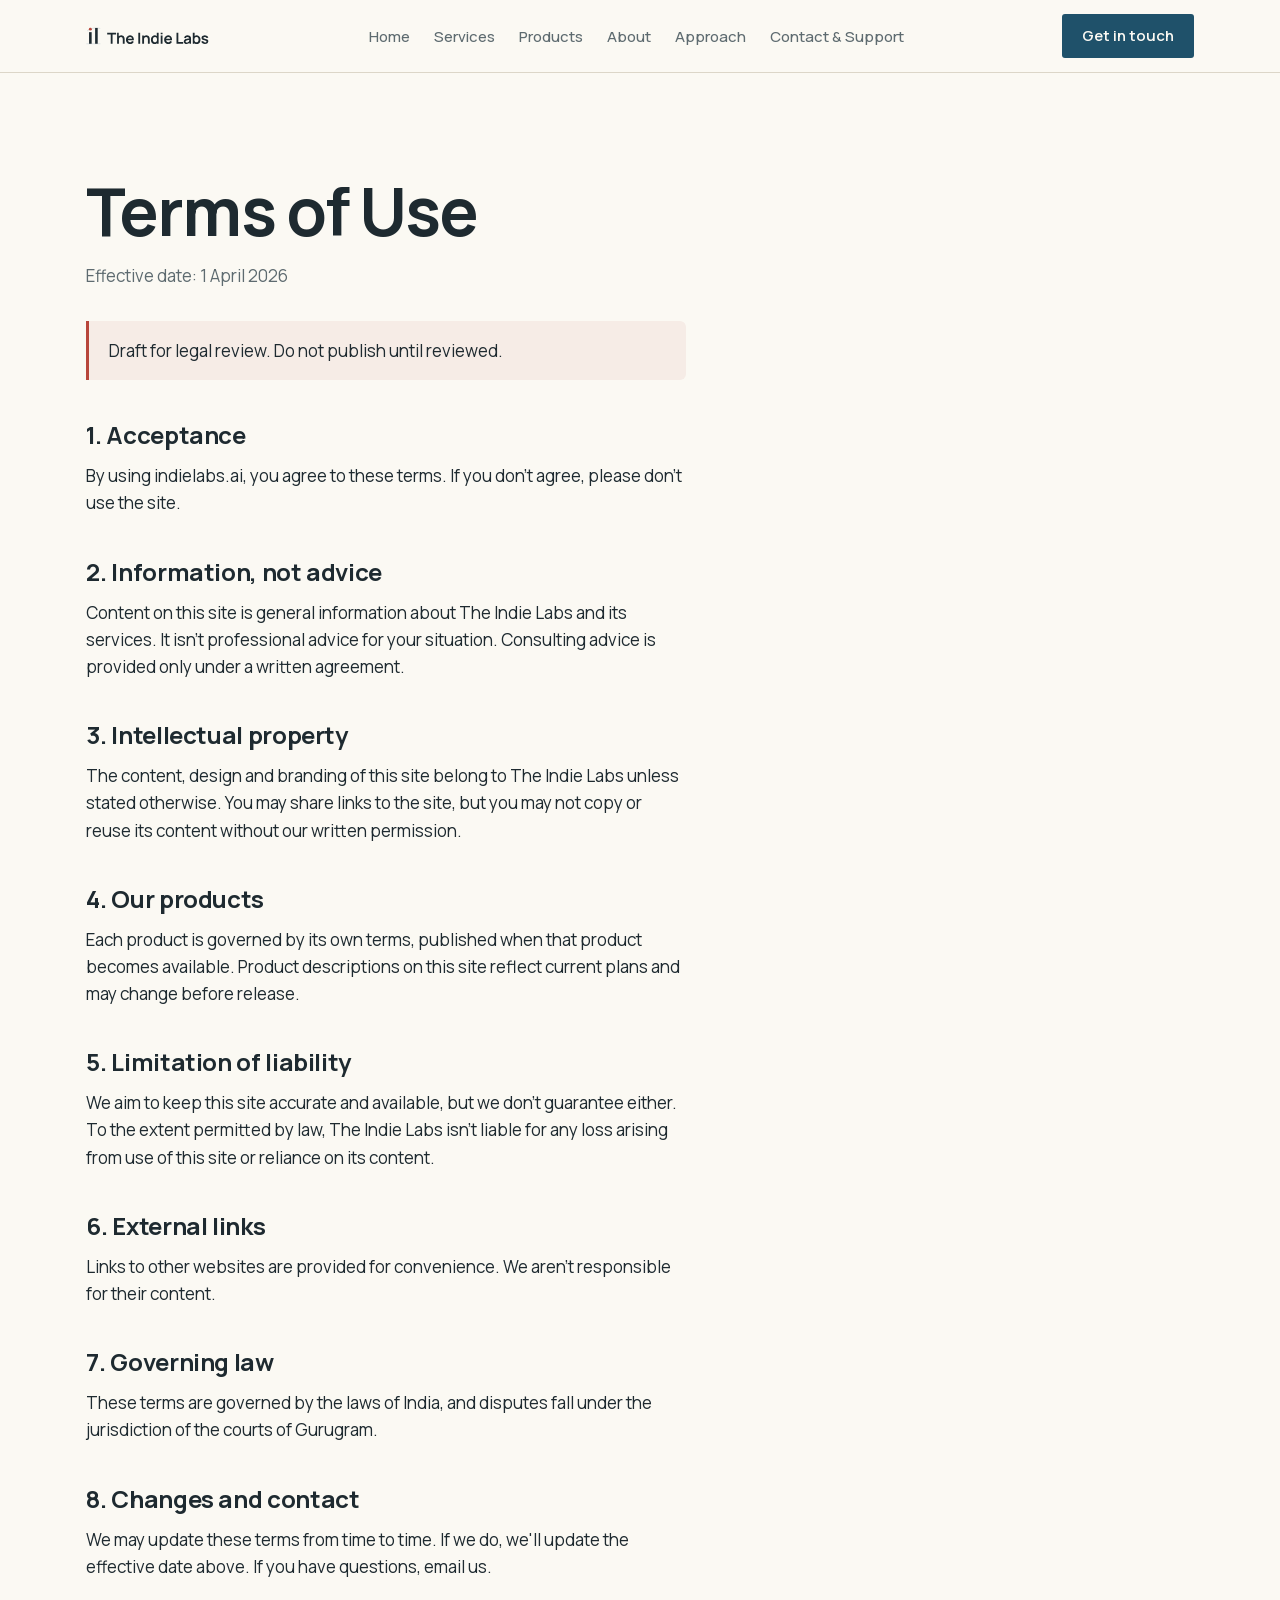
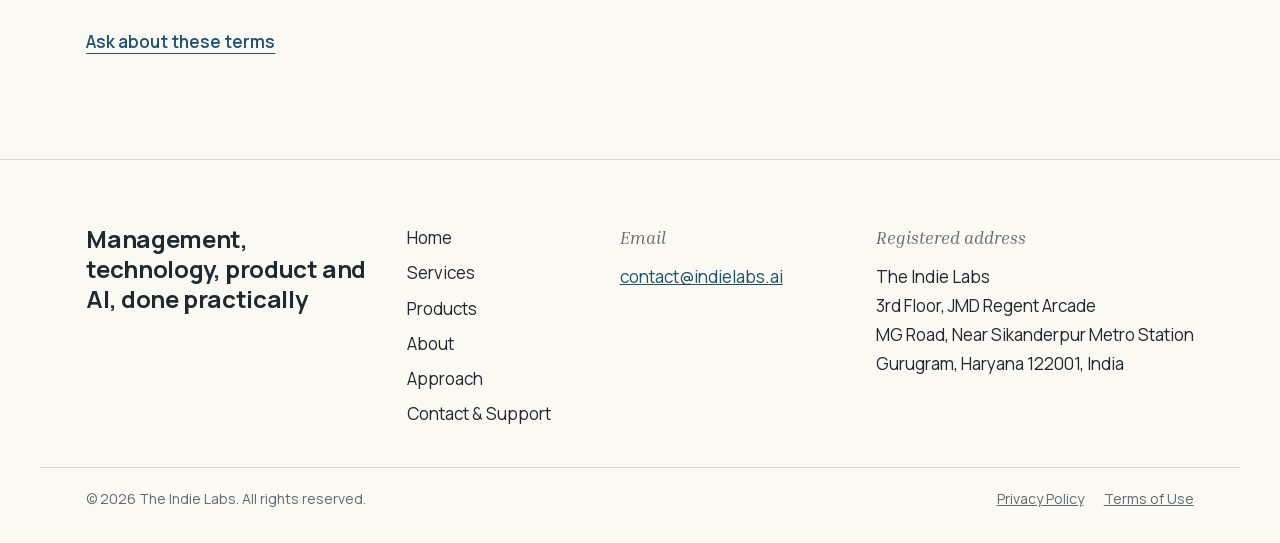
<file: docs/terms.html>
<!DOCTYPE html>
<html lang="en-GB">
<head>
<meta charset="utf-8">
<meta name="viewport" content="width=device-width, initial-scale=1">
<title>Terms of Use · The Indie Labs</title>
<meta name="description" content="By using indielabs.ai, you agree to these terms.">
<link rel="icon" href="assets/img/til-favicon.svg" type="image/svg+xml">
<link rel="preload" href="assets/fonts/manrope-variable.woff2" as="font" type="font/woff2" crossorigin>
<link rel="stylesheet" href="assets/css/tokens.css">
<link rel="stylesheet" href="assets/css/site.css">
<script src="assets/js/site.js" defer></script>
</head>
<body>
<a class="skip" href="#main">Skip to content</a>

<header class="site-header">
  <div class="wrap header-inner">
    <a class="logo" href="index.html" aria-label="The Indie Labs, home">
      <picture>
        <source srcset="assets/img/til-lockup-dark.svg" media="(prefers-color-scheme: dark)">
        <img src="assets/img/til-lockup-light.svg" alt="" width="125" height="22">
      </picture>
    </a>
    <button class="menu-btn" type="button" aria-expanded="false" aria-controls="site-nav" hidden>Menu</button>
    <nav class="site-nav" id="site-nav" aria-label="Main">
      <ul>
        <li><a href="index.html">Home</a></li>
        <li><a href="services.html">Services</a></li>
        <li><a href="products.html">Products</a></li>
        <li><a href="about.html">About</a></li>
        <li><a href="approach.html">Approach</a></li>
        <li><a href="contact.html">Contact &amp; Support</a></li>
        <li class="nav-cta"><a class="btn" href="&#109;&#97;&#105;&#108;&#116;&#111;&#58;&#99;&#111;&#110;&#116;&#97;&#99;&#116;&#64;&#105;&#110;&#100;&#105;&#101;&#108;&#97;&#98;&#115;&#46;&#97;&#105;?subject=Consulting%20enquiry">Get in touch</a></li>
      </ul>
    </nav>
    <a class="btn header-cta" href="&#109;&#97;&#105;&#108;&#116;&#111;&#58;&#99;&#111;&#110;&#116;&#97;&#99;&#116;&#64;&#105;&#110;&#100;&#105;&#101;&#108;&#97;&#98;&#115;&#46;&#97;&#105;?subject=Consulting%20enquiry">Get in touch</a>
  </div>
</header>

<main id="main">

  <article class="wrap">
    <div class="legal">
      <h1>Terms of Use</h1>
      <p class="effective">Effective date: 1 April 2026</p>
      <p class="notice">Draft for legal review. Do not publish until reviewed.</p>

      <h2>1. Acceptance</h2>
      <p>By using indielabs.ai, you agree to these terms. If you don't agree, please don't use the site.</p>

      <h2>2. Information, not advice</h2>
      <p>Content on this site is general information about The Indie Labs and its services. It isn't professional advice for your situation. Consulting advice is provided only under a written agreement.</p>

      <h2>3. Intellectual property</h2>
      <p>The content, design and branding of this site belong to The Indie Labs unless stated otherwise. You may share links to the site, but you may not copy or reuse its content without our written permission.</p>

      <h2>4. Our products</h2>
      <p>Each product is governed by its own terms, published when that product becomes available. Product descriptions on this site reflect current plans and may change before release.</p>

      <h2>5. Limitation of liability</h2>
      <p>We aim to keep this site accurate and available, but we don't guarantee either. To the extent permitted by law, The Indie Labs isn't liable for any loss arising from use of this site or reliance on its content.</p>

      <h2>6. External links</h2>
      <p>Links to other websites are provided for convenience. We aren't responsible for their content.</p>

      <h2>7. Governing law</h2>
      <p>These terms are governed by the laws of India, and disputes fall under the jurisdiction of the courts of Gurugram.</p>

      <h2>8. Changes and contact</h2>
      <p>We may update these terms from time to time. If we do, we'll update the effective date above. If you have questions, email us.</p>

      <p class="legal-cta"><a class="text-link" href="&#109;&#97;&#105;&#108;&#116;&#111;&#58;&#99;&#111;&#110;&#116;&#97;&#99;&#116;&#64;&#105;&#110;&#100;&#105;&#101;&#108;&#97;&#98;&#115;&#46;&#97;&#105;?subject=Terms%20query">Ask about these terms</a></p>
    </div>
  </article>

</main>

<footer class="site-footer">
  <div class="wrap footer-grid">
    <p class="footer-tag">Management, technology, product and AI, done practically</p>
    <nav aria-label="Footer">
      <ul class="list-ruled">
        <li><a href="index.html">Home</a></li>
        <li><a href="services.html">Services</a></li>
        <li><a href="products.html">Products</a></li>
        <li><a href="about.html">About</a></li>
        <li><a href="approach.html">Approach</a></li>
        <li><a href="contact.html">Contact &amp; Support</a></li>
      </ul>
    </nav>
    <div>
      <h2>Email</h2>
      <a href="&#109;&#97;&#105;&#108;&#116;&#111;&#58;&#99;&#111;&#110;&#116;&#97;&#99;&#116;&#64;&#105;&#110;&#100;&#105;&#101;&#108;&#97;&#98;&#115;&#46;&#97;&#105;">&#99;&#111;&#110;&#116;&#97;&#99;&#116;&#64;&#105;&#110;&#100;&#105;&#101;&#108;&#97;&#98;&#115;&#46;&#97;&#105;</a>
    </div>
    <div>
      <h2>Registered address</h2>
      <address>The Indie Labs<br>3rd Floor, JMD Regent Arcade<br>MG Road, Near Sikanderpur Metro Station<br>Gurugram, Haryana 122001, India</address>
    </div>
  </div>
  <div class="wrap footer-base">
    <span>© 2026 The Indie Labs. All rights reserved.</span>
    <ul><li><a href="privacy.html">Privacy Policy</a></li><li><a href="terms.html">Terms of Use</a></li></ul>
  </div>
</footer>
</body>
</html>
</file>
<file: docs/assets/css/tokens.css>
/* ==========================================================================
   The Indie Labs · Design tokens (Construction direction)
   --------------------------------------------------------------------------
   One source of truth for colour, type, spacing, radius, shadow and motion.
   Components reference these properties only; no hard-coded values.

   Themes
   - Light is the default.
   - Dark follows the visitor's system setting (prefers-color-scheme).
   - Either can be forced with <html data-theme="light"> or data-theme="dark".

   Contrast (WCAG 2.1) is noted beside each text colour, measured against
   --color-bg unless stated. Colours marked "decorative" must never carry text.

   Breakpoints (custom properties can't be used inside media queries, so
   these are the agreed values to type by hand):
     --bp-sm  560px   single-column footer, compact buttons
     --bp-md  700px   practice grid collapses to one column
     --bp-lg  860px   header switches to the menu button
     --bp-xl  960px   hero stacks, footer goes to two columns
   ========================================================================== */


/* --------------------------------------------------------------------------
   Fonts: self-hosted, as the Privacy Policy commits to no third-party fonts.
   Download the files from Google Fonts (both are SIL Open Font Licence),
   convert to woff2 and place them at the paths below.
   -------------------------------------------------------------------------- */
@font-face {
  font-family: "Manrope";
  src: url("../fonts/manrope-variable.woff2") format("woff2-variations"),
       url("../fonts/manrope-variable.woff2") format("woff2");
  font-weight: 400 800;
  font-style: normal;
  font-display: swap;
}
@font-face {
  font-family: "Inria Serif";
  src: url("../fonts/inria-serif-italic-400.woff2") format("woff2");
  font-weight: 400;
  font-style: italic;
  font-display: swap;
}


/* --------------------------------------------------------------------------
   Theme-independent tokens
   -------------------------------------------------------------------------- */
:root {
  /* Type families */
  --font-sans: "Manrope", "Segoe UI", system-ui, -apple-system, sans-serif;
  --font-serif: "Inria Serif", Georgia, "Times New Roman", serif; /* italic only: captions, figure labels, footer headings */

  /* Type scale: major third (1.25) from a 17px body.
     The two largest steps are fluid between mobile and desktop. */
  --text-xs:   0.8125rem;                                  /* 13px  legal small print */
  --text-sm:   0.875rem;                                   /* 14px  labels, badges, footer base */
  --text-base: 1.0625rem;                                  /* 17px  body */
  --text-lg:   1.1875rem;                                  /* 19px  lead paragraph */
  --text-xl:   1.5rem;                                     /* 24px  h3, card titles */
  --text-2xl:  clamp(1.75rem, 1.25rem + 1.6vw, 2.5rem);    /* 28–40px  h2 section headings */
  --text-3xl:  clamp(2.4rem, 1.4rem + 3.4vw, 4.1rem);      /* 38–66px  h1 hero */

  --weight-regular: 400;
  --weight-medium: 500;
  --weight-semibold: 600;
  --weight-bold: 700;
  --weight-extrabold: 800;                                 /* wordmark only */

  --leading-tight: 1.05;                                   /* h1 */
  --leading-snug: 1.25;                                    /* h2, h3 */
  --leading-body: 1.6;
  --leading-address: 1.7;

  --tracking-tight: -0.03em;                               /* h1 */
  --tracking-snug: -0.015em;                               /* h2, h3, footer tagline */
  --tracking-normal: 0;

  --measure: 60ch;                                         /* max line length for body text */
  --measure-narrow: 46ch;                                  /* card and practice copy */
  --measure-heading: 14ch;                                 /* hero heading */

  /* Spacing: 4px base */
  --space-1: 0.25rem;   /*  4px */
  --space-2: 0.5rem;    /*  8px */
  --space-3: 0.75rem;   /* 12px */
  --space-4: 1rem;      /* 16px */
  --space-5: 1.25rem;   /* 20px */
  --space-6: 1.5rem;    /* 24px */
  --space-8: 2rem;      /* 32px */
  --space-10: 2.5rem;   /* 40px */
  --space-12: 3rem;     /* 48px */
  --space-16: 4rem;     /* 64px */
  --space-20: 5rem;     /* 80px */
  --space-section: clamp(3.5rem, 2rem + 6vw, 6.5rem);      /* 56–104px between page sections */
  --space-gutter: clamp(1.25rem, 0.5rem + 3vw, 3rem);      /* 20–48px page side padding */
  --space-grid: clamp(2rem, 1rem + 4vw, 4.5rem);           /* 32–72px between grid columns */

  /* Layout */
  --wrap: 1200px;
  --header-height: 4.5rem;

  /* Radius: the geometry is drawn with straight edges, so radius stays small */
  --radius-none: 0;
  --radius-sm: 3px;          /* buttons, inputs, focus outlines */
  --radius-md: 6px;          /* product cards, notice callout, menu panel */
  --radius-full: 999px;      /* status badge */

  /* Borders and figure strokes */
  --border-width: 1px;
  --stroke-figure: 2.25;     /* main figure lines (SVG units) */
  --stroke-construct: 1;     /* construction lines and arcs */
  --dash-construct: 4 5;     /* dashed guides */

  /* Focus */
  --focus-width: 2px;
  --focus-offset: 3px;

  /* Motion */
  --duration-fast: 150ms;    /* hover colour changes */
  --duration-base: 250ms;    /* menu open, accordion */
  --duration-draw: 900ms;    /* one construction stroke */
  --delay-draw-main: 700ms;  /* main lines start after the arcs */
  --delay-draw-labels: 1400ms;
  --ease-standard: cubic-bezier(.2, 0, 0, 1);
  --ease-draw: cubic-bezier(.5, 0, .2, 1);

  /* Stacking */
  --z-header: 10;
  --z-menu: 20;
  --z-skip: 100;
}

@media (prefers-reduced-motion: reduce) {
  :root {
    --duration-fast: 0ms;
    --duration-base: 0ms;
    --duration-draw: 0ms;
    --delay-draw-main: 0ms;
    --delay-draw-labels: 0ms;
  }
}


/* --------------------------------------------------------------------------
   Light theme (default)
   -------------------------------------------------------------------------- */
:root {
  color-scheme: light;

  /* Surfaces */
  --color-bg: #FBF9F3;
  --color-surface: #F2EEE4;          /* CTA bands, product cards, notice */
  --color-surface-raised: #FFFFFF;   /* menu panel on mobile */

  /* Text */
  --color-text: #1E2A30;             /* 14.0:1 */
  --color-text-muted: #5E6B70;       /*  5.2:1 (4.8:1 on --color-surface) */
  --color-text-on-accent: #FBF9F3;   /*  8.2:1 on --color-accent */

  /* Brand */
  --color-accent: #1F516A;           /*  8.2:1  links, buttons, main figure lines */
  --color-accent-hover: #173F53;
  --color-accent-tint: rgba(31, 81, 106, .08);   /* hover fill for line buttons */
  --color-highlight: #B8463B;        /*  5.0:1  one coral point per figure, focus ring */
  --color-highlight-strong: #9E3B31; /*  text on --color-highlight-tint */
  --color-highlight-tint: #F4E7E1;

  /* Lines */
  --color-rule: #DCD6C8;             /* decorative: dividers, list rules */
  --color-construct: #8FA9B3;        /* decorative: construction arcs and grids */

  /* Focus */
  --color-focus: #B8463B;

  /* Product status badge */
  --color-status-dev-bg: #E7EAE7;    /* "In development" */
  --color-status-dev-text: #1F516A;  /*  7.1:1 */
  --color-status-early-bg: #F4E7E1;  /* "Early access" */
  --color-status-early-text: #9E3B31;/*  5.6:1 */

  /* Notice callout (e.g. "Please don't email health reports") */
  --color-notice-bg: #F6ECE6;
  --color-notice-border: #B8463B;
  --color-notice-text: #1E2A30;      /* 12.6:1 */

  /* Shadows: used sparingly; the figures do the visual work */
  --shadow-none: none;
  --shadow-sm: 0 1px 2px rgba(30, 42, 48, .06);
  --shadow-md: 0 8px 24px -10px rgba(30, 42, 48, .22);   /* open mobile menu only */
}


/* --------------------------------------------------------------------------
   Dark theme
   The two blocks below must stay identical: the first follows the system
   setting, the second applies when data-theme="dark" is set by hand.
   -------------------------------------------------------------------------- */
@media (prefers-color-scheme: dark) {
  :root:not([data-theme="light"]) {
    color-scheme: dark;
    --color-bg: #16232A;
    --color-surface: #1E2E36;
    --color-surface-raised: #23353E;
    --color-text: #EEF1EC;             /* 14.1:1 */
    --color-text-muted: #9FB0B6;       /*  7.2:1 (6.2:1 on --color-surface) */
    --color-text-on-accent: #16232A;   /*  8.1:1 on --color-accent */
    --color-accent: #8CC0D3;           /*  8.1:1 */
    --color-accent-hover: #A9D2E0;
    --color-accent-tint: rgba(140, 192, 211, .10);
    --color-highlight: #E8857A;        /*  6.2:1 */
    --color-highlight-strong: #E8857A;
    --color-highlight-tint: #333135;
    --color-rule: #2C3F47;
    --color-construct: #4C6670;
    --color-focus: #E8857A;
    --color-status-dev-bg: #273942;
    --color-status-dev-text: #8CC0D3;  /*  6.1:1 */
    --color-status-early-bg: #333135;
    --color-status-early-text: #E8857A;/*  4.9:1 */
    --color-notice-bg: #2B2D32;
    --color-notice-border: #E8857A;
    --color-notice-text: #EEF1EC;      /* 12.1:1 */
    --shadow-sm: 0 1px 2px rgba(0, 0, 0, .3);
    --shadow-md: 0 10px 28px -10px rgba(0, 0, 0, .55);
  }
}
:root[data-theme="dark"] {
  color-scheme: dark;
  --color-bg: #16232A;
  --color-surface: #1E2E36;
  --color-surface-raised: #23353E;
  --color-text: #EEF1EC;
  --color-text-muted: #9FB0B6;
  --color-text-on-accent: #16232A;
  --color-accent: #8CC0D3;
  --color-accent-hover: #A9D2E0;
  --color-accent-tint: rgba(140, 192, 211, .10);
  --color-highlight: #E8857A;
  --color-highlight-strong: #E8857A;
  --color-highlight-tint: #333135;
  --color-rule: #2C3F47;
  --color-construct: #4C6670;
  --color-focus: #E8857A;
  --color-status-dev-bg: #273942;
  --color-status-dev-text: #8CC0D3;
  --color-status-early-bg: #333135;
  --color-status-early-text: #E8857A;
  --color-notice-bg: #2B2D32;
  --color-notice-border: #E8857A;
  --color-notice-text: #EEF1EC;
  --shadow-sm: 0 1px 2px rgba(0, 0, 0, .3);
  --shadow-md: 0 10px 28px -10px rgba(0, 0, 0, .55);
}


/* --------------------------------------------------------------------------
   Additions for the site build (not yet in reference/tokens.css)
   -------------------------------------------------------------------------- */
:root {
  --text-ui: 0.9375rem;        /* 15px  nav links and buttons, per mockup */
  --stroke-highlight: 1.75;    /* coral highlight strokes in figures */
  --opacity-band: .12;         /* shaded band in the AI figure */
  --logo-height: 22px;
  --logo-height-mobile: 20px;
  --figure-step-width: 120px;  /* lifecycle step figures */
  --figure-hero-max: 480px;    /* hero figure when stacked */
  --stagger-draw: 200ms;       /* gap between strokes drawn in sequence (style="--i: n") */
  --color-backdrop: rgba(30, 42, 48, .45);   /* behind the email dialog */
}
@media (prefers-color-scheme: dark) {
  :root:not([data-theme="light"]) { --color-backdrop: rgba(0, 0, 0, .6); }
}
:root[data-theme="dark"] { --color-backdrop: rgba(0, 0, 0, .6); }
@media (prefers-reduced-motion: reduce) {
  :root { --stagger-draw: 0ms; }
}
</file>
<file: docs/assets/css/site.css>
/* The Indie Labs · site styles. Every value comes from tokens.css. */

/* Base */
*, *::before, *::after { box-sizing: border-box; }
html { -webkit-text-size-adjust: 100%; }
body {
  margin: 0;
  background: var(--color-bg);
  color: var(--color-text);
  font-family: var(--font-sans);
  font-size: var(--text-base);
  font-weight: var(--weight-regular);
  line-height: var(--leading-body);
}
img, svg { display: block; max-width: 100%; }
h1, h2, h3, h4 { margin: 0; }
p { margin: 0; }
a { color: var(--color-accent); }
:focus-visible {
  outline: var(--focus-width) solid var(--color-focus);
  outline-offset: var(--focus-offset);
  border-radius: var(--radius-sm);
}
.wrap {
  max-width: var(--wrap);
  margin-inline: auto;
  padding-inline: var(--space-gutter);
}

/* Skip link */
.skip {
  position: absolute;
  left: -999px;
  top: var(--space-3);
  z-index: var(--z-skip);
  padding: var(--space-2) var(--space-3);
  background: var(--color-text);
  color: var(--color-bg);
}
.skip:focus { left: var(--space-4); }

/* Buttons and links */
.btn {
  display: inline-flex;
  align-items: center;
  min-height: 44px;
  padding: var(--space-3) var(--space-5);
  border-radius: var(--radius-sm);
  background: var(--color-accent);
  color: var(--color-text-on-accent);
  font-size: var(--text-ui);
  font-weight: var(--weight-semibold);
  line-height: var(--leading-snug);
  text-decoration: none;
  white-space: nowrap;
  transition: background-color var(--duration-fast) var(--ease-standard);
}
.btn:hover, .btn:active { background: var(--color-accent-hover); }
.btn-line {
  background: transparent;
  color: var(--color-accent);
  box-shadow: inset 0 0 0 var(--border-width) var(--color-accent);
}
.btn-line:hover, .btn-line:active { background: var(--color-accent-tint); }
.actions { display: flex; flex-wrap: wrap; gap: var(--space-3); }

.text-link {
  font-weight: var(--weight-semibold);
  text-decoration-thickness: 1px;
  text-underline-offset: 5px;
}
.text-link:hover { text-decoration-thickness: 2px; }

/* Header */
.site-header { border-bottom: var(--border-width) solid var(--color-rule); }
.header-inner {
  position: relative;
  display: grid;
  grid-template-columns: auto 1fr auto;
  align-items: center;
  gap: var(--space-6);
  min-height: var(--header-height);
}
.logo { display: inline-block; }
.logo img { height: var(--logo-height); width: auto; }
.site-nav ul {
  display: flex;
  justify-content: center;
  flex-wrap: wrap;
  gap: var(--space-2) var(--space-6);
  list-style: none;
  margin: 0;
  padding: 0;
}
.site-nav a {
  color: var(--color-text-muted);
  font-size: var(--text-ui);
  font-weight: var(--weight-medium);
  text-decoration: none;
  white-space: nowrap;
  transition: color var(--duration-fast) var(--ease-standard);
}
.site-nav a:hover { color: var(--color-text); }
.site-nav a[aria-current="page"] {
  color: var(--color-text);
  text-decoration: underline 2px var(--color-accent);
  text-underline-offset: 6px;
}
.site-nav .nav-cta { display: none; }
.site-nav .nav-cta a { color: var(--color-text-on-accent); }
.menu-btn {
  display: none;
  min-height: 44px;
  padding: var(--space-2) var(--space-4);
  border: 0;
  border-radius: var(--radius-sm);
  background: transparent;
  box-shadow: inset 0 0 0 var(--border-width) var(--color-rule);
  color: var(--color-text);
  font: inherit;
  font-size: var(--text-ui);
  font-weight: var(--weight-semibold);
  cursor: pointer;
}

/* Section scaffolding */
.section {
  padding-block: var(--space-section);
  border-top: var(--border-width) solid var(--color-rule);
}
.section-header { margin-bottom: var(--space-12); }
.section-header h2, .cta-band h2 {
  font-size: var(--text-2xl);
  font-weight: var(--weight-bold);
  letter-spacing: var(--tracking-snug);
  line-height: var(--leading-snug);
}
.section-header p {
  margin-top: var(--space-4);
  max-width: var(--measure);
  color: var(--color-text-muted);
  font-size: var(--text-lg);
}
.section-link { margin-top: var(--space-12); }

/* Hero */
.hero {
  display: grid;
  grid-template-columns: minmax(0, 1fr) minmax(0, 1fr);
  align-items: center;
  gap: var(--space-grid);
  padding-top: var(--space-section);
  padding-bottom: var(--space-section);
}
.hero h1 {
  max-width: var(--measure-heading);
  margin-bottom: var(--space-6);
  font-size: var(--text-3xl);
  font-weight: var(--weight-bold);
  letter-spacing: var(--tracking-tight);
  line-height: var(--leading-tight);
}
.hero .lead {
  max-width: 54ch;
  margin-bottom: var(--space-8);
  color: var(--color-text-muted);
  font-size: var(--text-lg);
}

/* Figures */
figure { margin: 0; }
figcaption {
  margin-top: var(--space-3);
  color: var(--color-text-muted);
  font-family: var(--font-serif);
  font-style: italic;
}
.key { margin-top: var(--space-1); color: var(--color-text-muted); font-size: var(--text-sm); }
.key i { margin-right: var(--space-1); color: var(--color-text); font-family: var(--font-serif); }
svg.fig { width: 100%; height: auto; overflow: visible; }
.k, .kd { fill: none; stroke: var(--color-construct); stroke-width: var(--stroke-construct); }
.kd { stroke-dasharray: var(--dash-construct); }
.m {
  fill: none;
  stroke: var(--color-accent);
  stroke-width: var(--stroke-figure);
  stroke-linecap: round;
  stroke-linejoin: round;
}
.pt { fill: var(--color-accent); }
.pt-k { fill: var(--color-construct); }
.hi { fill: var(--color-highlight); }
.hil, .hild { fill: none; stroke: var(--color-highlight); stroke-width: var(--stroke-highlight); }
.hild { stroke-dasharray: var(--dash-construct); }
.band { fill: var(--color-accent); opacity: var(--opacity-band); }
.lbl { fill: var(--color-text); font-family: var(--font-serif); font-size: 17px; font-style: italic; }
.lbl-s { fill: var(--color-text-muted); font-family: var(--font-serif); font-size: 14px; font-style: italic; }
.step-fig .k, .step-fig .kd, .step-fig .m, .step-fig .hil { vector-effect: non-scaling-stroke; }

/* Drawing: the JS adds .pre, then toggles .drawn as the figure enters and leaves the viewport.
   An element's --i (default 0) delays it by --i × --stagger-draw. */
@media (prefers-reduced-motion: no-preference) {
  .pre .k, .pre .m, .pre .hil { stroke-dasharray: 1; stroke-dashoffset: 1; }
  .pre .kd, .pre .hild, .pre .pt, .pre .pt-k, .pre .hi, .pre .lbl, .pre .lbl-s, .pre .band { opacity: 0; }
  .drawn .k, .drawn .hil {
    animation: draw var(--duration-draw) calc(var(--i, 0) * var(--stagger-draw)) var(--ease-draw) forwards;
  }
  .drawn .kd, .drawn .hild {
    animation: show var(--duration-base) calc(var(--duration-fast) + var(--i, 0) * var(--stagger-draw)) forwards;
  }
  .drawn .m {
    animation: draw var(--duration-draw) calc(var(--delay-draw-main) + var(--i, 0) * var(--stagger-draw)) var(--ease-draw) forwards;
  }
  .drawn .pt, .drawn .pt-k, .drawn .hi, .drawn .lbl, .drawn .lbl-s {
    animation: show var(--duration-base) calc(var(--delay-draw-labels) + var(--i, 0) * var(--stagger-draw)) forwards;
  }
  .drawn .band { animation: band var(--duration-base) var(--delay-draw-labels) forwards; }
}
@keyframes draw { to { stroke-dashoffset: 0; } }
@keyframes show { to { opacity: 1; } }
@keyframes band { to { opacity: var(--opacity-band); } }

/* Practice items */
.practice-grid {
  display: grid;
  grid-template-columns: repeat(2, minmax(0, 1fr));
  gap: var(--space-section) var(--space-grid);
}
.practice figure {
  margin-bottom: var(--space-5);
  padding-bottom: var(--space-3);
  border-bottom: var(--border-width) solid var(--color-rule);
}
.practice figcaption { margin-top: var(--space-2); }
.practice h3 {
  margin-bottom: var(--space-2);
  font-size: var(--text-xl);
  font-weight: var(--weight-bold);
  letter-spacing: var(--tracking-snug);
  line-height: var(--leading-snug);
}
.practice .promise { max-width: var(--measure-narrow); margin-bottom: var(--space-5); color: var(--color-text-muted); }
.practice h4 { margin-bottom: var(--space-2); font-size: var(--text-sm); font-weight: var(--weight-semibold); }
.practice ul { margin: 0 0 var(--space-5); }

/* Lists */
.list-bulleted { padding-left: 1.1em; list-style-type: disc; }
.list-bulleted li + li { margin-top: var(--space-1); }
.list-bulleted li::marker { color: var(--color-construct); }
.list-ruled { list-style: none; margin: 0; padding: 0; }
.list-ruled li + li { margin-top: var(--space-2); }

/* Lifecycle steps (short) */
.lifecycle {
  display: grid;
  grid-template-columns: repeat(4, minmax(0, 1fr));
  gap: var(--space-10) var(--space-8);
  margin: 0;
  padding: 0;
  list-style: none;
  counter-reset: step;
}
.lifecycle li { counter-increment: step; }
svg.step-fig { width: var(--figure-step-width); margin-bottom: var(--space-5); }
.lifecycle h3 { margin-bottom: var(--space-2); font-size: var(--text-base); font-weight: var(--weight-bold); }
.lifecycle h3::before {
  content: counter(step) ". ";
  color: var(--color-accent);
  font-weight: var(--weight-bold);
}
.lifecycle p { max-width: var(--measure-narrow); color: var(--color-text-muted); }

/* Lifecycle steps (full): five columns joined by a construction line */
.lifecycle-full { grid-template-columns: repeat(5, minmax(0, 1fr)); }
.lifecycle-full li { position: relative; }
.lifecycle-full li:not(:last-child)::after {
  content: "";
  position: absolute;
  top: calc(var(--figure-step-width) * 0.375);
  left: calc(var(--figure-step-width) + var(--space-2));
  right: calc(var(--space-2) - var(--space-8));
  border-top: var(--border-width) solid var(--color-construct);
}
.lifecycle .receive {
  margin-top: var(--space-3);
  color: var(--color-text);
  font-family: var(--font-serif);
  font-style: italic;
}


/* Product cards (compact) */
.product-grid {
  display: grid;
  grid-template-columns: repeat(3, minmax(0, 1fr));
  gap: var(--space-6);
  margin: 0;
  padding: 0;
  list-style: none;
}
.product-card {
  padding: var(--space-6);
  border-radius: var(--radius-md);
  background: var(--color-surface);
}
.product-head {
  display: flex;
  flex-wrap: wrap;
  align-items: center;
  gap: var(--space-2) var(--space-3);
  margin-bottom: var(--space-3);
}
.product-card h3 {
  font-size: var(--text-xl);
  font-weight: var(--weight-bold);
  letter-spacing: var(--tracking-snug);
  line-height: var(--leading-snug);
}
.product-card p { color: var(--color-text-muted); }
.badge {
  display: inline-block;
  padding: var(--space-1) var(--space-3);
  border-radius: var(--radius-full);
  font-size: var(--text-sm);
  font-weight: var(--weight-semibold);
  line-height: var(--leading-snug);
}
.badge-dev { background: var(--color-status-dev-bg); color: var(--color-status-dev-text); }
.badge-early { background: var(--color-status-early-bg); color: var(--color-status-early-text); }

/* Principle cards */
.principle-grid {
  display: grid;
  grid-template-columns: repeat(2, minmax(0, 1fr));
  gap: var(--space-10) var(--space-grid);
}
.principle {
  padding-top: var(--space-4);
  border-top: var(--border-width) solid var(--color-rule);
}
.principle h3, .principle .h3 {
  margin-bottom: var(--space-2);
  font-size: var(--text-lg);
  font-weight: var(--weight-bold);
  line-height: var(--leading-snug);
}
.principle p { max-width: var(--measure-narrow); color: var(--color-text-muted); }
.principle-grid.cols-3 { grid-template-columns: repeat(3, minmax(0, 1fr)); }

/* Page hero (reduced: heading and intro only) */
.page-hero { padding-block: var(--space-section); }
.page-hero h1 {
  max-width: var(--measure-heading);
  font-size: var(--text-3xl);
  font-weight: var(--weight-bold);
  letter-spacing: var(--tracking-tight);
  line-height: var(--leading-tight);
}
.page-hero p {
  max-width: 54ch;
  margin-top: var(--space-6);
  color: var(--color-text-muted);
  font-size: var(--text-lg);
}

/* Practice block (Services) */
.practice-block {
  display: grid;
  grid-template-columns: minmax(0, 5fr) minmax(0, 7fr);
  align-items: start;
  gap: var(--space-grid);
}
.practice-block figure {
  padding-bottom: var(--space-3);
  border-bottom: var(--border-width) solid var(--color-rule);
}
.practice-block figcaption { margin-top: var(--space-2); }
.practice-block .section-header { margin-bottom: var(--space-8); }
.practice-block h3 {
  margin-bottom: var(--space-3);
  font-size: var(--text-base);
  font-weight: var(--weight-bold);
}
.practice-block ul { max-width: var(--measure); margin: 0 0 var(--space-8); }
.engagements li + li { margin-top: var(--space-3); }
.engagements strong { font-weight: var(--weight-semibold); }

/* Product cards (full, Products page) */
.products { padding-bottom: var(--space-section); }
.page-hero p + p { margin-top: var(--space-4); }
.page-hero-actions { margin-top: var(--space-8); }
.page-hero .principle-grid { margin-top: var(--space-12); }
.product-list { display: grid; gap: var(--space-8); margin: 0; padding: 0; list-style: none; }
.product-full {
  display: grid;
  grid-template-columns: minmax(0, 5fr) minmax(0, 7fr);
  align-items: start;
  gap: var(--space-grid);
  padding: var(--space-8);
  border-radius: var(--radius-md);
  background: var(--color-surface);
}
.product-full figcaption { margin-top: var(--space-2); }
.product-full h2 {
  font-size: var(--text-xl);
  font-weight: var(--weight-bold);
  letter-spacing: var(--tracking-snug);
  line-height: var(--leading-snug);
}
.product-type { color: var(--color-text-muted); font-size: var(--text-sm); }
.product-full .pitch { margin-bottom: var(--space-5); font-size: var(--text-lg); }
.product-full p + p, .product-full ul + p { margin-top: var(--space-4); }
.product-full ul { max-width: var(--measure); margin: var(--space-2) 0 0; }
.product-full .btn { margin-top: var(--space-6); }
.safety { color: var(--color-text-muted); }

/* Body copy blocks */
.prose { max-width: var(--measure); }
.prose p + p { margin-top: var(--space-4); }
.list-columns { max-width: var(--measure); columns: 2; column-gap: var(--space-grid); }
.list-columns li { break-inside: avoid; }
.block .section-header { margin-bottom: var(--space-6); }
.block .list-bulleted { max-width: var(--measure); margin: var(--space-3) 0 0; }
.block .btn { margin-top: var(--space-8); }
.two-col {
  display: grid;
  grid-template-columns: repeat(2, minmax(0, 1fr));
  gap: var(--space-section) var(--space-grid);
}
.two-col .section-header { margin-bottom: var(--space-6); }

/* Notice callout */
.notice {
  max-width: var(--measure);
  margin-top: var(--space-6);
  padding: var(--space-4) var(--space-5);
  border-left: 3px solid var(--color-notice-border);
  border-radius: 0 var(--radius-md) var(--radius-md) 0;
  background: var(--color-notice-bg);
  color: var(--color-notice-text);
}
.notice strong { font-weight: var(--weight-bold); }

.visually-hidden {
  position: absolute;
  width: 1px;
  height: 1px;
  overflow: hidden;
  clip: rect(0 0 0 0);
  clip-path: inset(50%);
  white-space: nowrap;
}

/* Legal prose */
.legal { max-width: var(--measure); padding-block: var(--space-section); }
.legal h1 {
  font-size: var(--text-3xl);
  font-weight: var(--weight-bold);
  letter-spacing: var(--tracking-tight);
  line-height: var(--leading-tight);
}
.legal .effective { margin-top: var(--space-4); color: var(--color-text-muted); }
.legal .notice { margin: var(--space-8) 0 0; }
.legal h2 {
  margin: var(--space-10) 0 var(--space-3);
  font-size: var(--text-xl);
  font-weight: var(--weight-bold);
  letter-spacing: var(--tracking-snug);
  line-height: var(--leading-snug);
}
.legal p + p, .legal p + ul, .legal ul + p { margin-top: var(--space-3); }
.legal .list-bulleted li + li { margin-top: var(--space-2); }
.legal .legal-cta { margin-top: var(--space-12); }

/* Email fallback dialog (shown when a mailto link doesn't open an app) */
.mail-dialog {
  width: min(28rem, calc(100% - 2 * var(--space-gutter)));
  padding: var(--space-8);
  border: 0;
  border-radius: var(--radius-md);
  background: var(--color-surface-raised);
  box-shadow: var(--shadow-md);
  color: var(--color-text);
}
.mail-dialog::backdrop { background: var(--color-backdrop); }
.mail-dialog h2 { font-size: var(--text-xl); font-weight: var(--weight-bold); line-height: var(--leading-snug); }
.mail-dialog p { margin-top: var(--space-3); color: var(--color-text-muted); }
.mail-dialog .mail-address { color: var(--color-text); font-weight: var(--weight-semibold); user-select: all; }
.mail-dialog .actions { margin-top: var(--space-6); }
.mail-dialog button { font: inherit; font-size: var(--text-ui); border: 0; cursor: pointer; }

/* FAQ */
.faq { max-width: var(--measure); border-top: var(--border-width) solid var(--color-rule); }
.faq details { border-bottom: var(--border-width) solid var(--color-rule); }
.faq summary {
  display: flex;
  align-items: center;
  justify-content: space-between;
  gap: var(--space-4);
  min-height: 44px;
  padding-block: var(--space-5);
  font-weight: var(--weight-semibold);
  list-style: none;
  cursor: pointer;
  transition: color var(--duration-fast) var(--ease-standard);
}
.faq summary::-webkit-details-marker { display: none; }
.faq summary:hover { color: var(--color-accent); }
.faq-icon {
  position: relative;
  flex: none;
  width: var(--space-4);
  height: var(--space-4);
  transition: transform var(--duration-base) var(--ease-standard);
}
.faq-icon::before, .faq-icon::after {
  content: "";
  position: absolute;
  top: 50%;
  left: 0;
  width: 100%;
  height: var(--border-width);
  background: currentColor;
}
.faq-icon::after { transform: rotate(90deg); }
.faq details[open] .faq-icon { transform: rotate(45deg); }
.faq details p { padding-bottom: var(--space-5); color: var(--color-text-muted); }

/* CTA band */
.cta-band {
  position: relative;
  overflow: hidden;
  padding-block: var(--space-section);
  background: var(--color-surface);
}
.cta-band .wrap { position: relative; }
.cta-band .cta-copy { max-width: var(--measure); }
.cta-band p { margin: var(--space-4) 0 var(--space-8); color: var(--color-text-muted); font-size: var(--text-lg); }
.cta-arc {
  position: absolute;
  top: 50%;
  right: var(--space-gutter);
  width: 320px;
  transform: translateY(-50%);
}

/* Footer */
.site-footer { border-top: var(--border-width) solid var(--color-rule); }
.footer-grid {
  display: grid;
  grid-template-columns: 1.3fr 0.8fr 1fr auto;
  gap: var(--space-10);
  padding-top: var(--space-16);
  padding-bottom: var(--space-10);
}
.footer-tag {
  max-width: 20ch;
  font-size: var(--text-xl);
  font-weight: var(--weight-bold);
  letter-spacing: var(--tracking-snug);
  line-height: var(--leading-snug);
}
.site-footer h2 {
  margin-bottom: var(--space-3);
  color: var(--color-text-muted);
  font-family: var(--font-serif);
  font-size: var(--text-base);
  font-style: italic;
  font-weight: var(--weight-regular);
}
.site-footer .list-ruled a { color: var(--color-text); text-decoration: none; }
.site-footer .list-ruled a:hover { color: var(--color-accent); text-decoration: underline; }
address {
  font-style: normal;
  line-height: var(--leading-address);
  white-space: nowrap;
}
.footer-base {
  display: flex;
  flex-wrap: wrap;
  justify-content: space-between;
  gap: var(--space-4);
  padding-top: var(--space-5);
  padding-bottom: var(--space-8);
  border-top: var(--border-width) solid var(--color-rule);
  color: var(--color-text-muted);
  font-size: var(--text-sm);
}
.footer-base ul { display: flex; gap: var(--space-5); list-style: none; margin: 0; padding: 0; }
.footer-base a { color: var(--color-text-muted); }

/* xl: ≤ 960px */
@media (max-width: 960px) {
  .hero { grid-template-columns: minmax(0, 1fr); }
  .hero figure { max-width: var(--figure-hero-max); }
  .lifecycle { grid-template-columns: repeat(2, minmax(0, 1fr)); }
  .product-grid { grid-template-columns: repeat(2, minmax(0, 1fr)); }
  .footer-grid { grid-template-columns: minmax(0, 1fr) auto; }
  .cta-arc { display: none; }
  .practice-block { grid-template-columns: minmax(0, 1fr); gap: var(--space-8); }
  .practice-block figure { max-width: var(--figure-hero-max); }
  .principle-grid.cols-3 { grid-template-columns: repeat(2, minmax(0, 1fr)); }
  .product-full { grid-template-columns: minmax(0, 1fr); gap: var(--space-6); }
  .product-full figure { max-width: var(--figure-hero-max); }
  .lifecycle-full li:not(:last-child)::after { display: none; }
}

/* lg: ≤ 860px */
@media (max-width: 860px) {
  .logo img { height: var(--logo-height-mobile); }
  .header-inner { grid-template-columns: minmax(0, 1fr) auto; padding-block: var(--space-4); }
  .site-nav { grid-column: 1 / -1; grid-row: 2; }
  .site-nav ul { justify-content: flex-start; }

  /* With JS: a Menu button and a drop-down panel */
  .has-menu .header-inner { padding-block: 0; }
  .has-menu .menu-btn { display: inline-flex; align-items: center; }
  .has-menu .header-cta { display: none; }
  .has-menu .site-nav {
    position: absolute;
    top: 100%;
    left: 0;
    right: 0;
    z-index: var(--z-menu);
    display: none;
    padding: var(--space-4) var(--space-gutter) var(--space-6);
    border-radius: 0 0 var(--radius-md) var(--radius-md);
    background: var(--color-surface-raised);
    box-shadow: var(--shadow-md);
  }
  .has-menu .site-nav.is-open { display: block; }
  .has-menu .site-nav ul { flex-direction: column; flex-wrap: nowrap; gap: 0; }
  .has-menu .site-nav li a { display: flex; align-items: center; min-height: 48px; font-size: var(--text-lg); }
  .has-menu .site-nav .nav-cta { display: block; margin-top: var(--space-3); }
  .has-menu .site-nav .nav-cta a { display: inline-flex; font-size: var(--text-ui); }
}

/* md: ≤ 700px */
@media (max-width: 700px) {
  .practice-grid, .principle-grid, .principle-grid.cols-3, .product-grid, .two-col { grid-template-columns: minmax(0, 1fr); }
  .list-columns { columns: 1; }
}

/* sm: ≤ 560px */
@media (max-width: 560px) {
  .btn { padding: 11px 16px; }
  .lifecycle { grid-template-columns: minmax(0, 1fr); }
  .footer-grid { grid-template-columns: minmax(0, 1fr); }
  .footer-base { flex-direction: column; }
  .product-full { padding: var(--space-6); }
  .lifecycle-full li { padding-left: var(--space-6); }
  .lifecycle-full li:not(:last-child)::after {
    display: block;
    top: 0;
    bottom: calc(-1 * var(--space-10));
    left: 0;
    right: auto;
    border-top: 0;
    border-left: var(--border-width) solid var(--color-construct);
  }
}

@media (max-width: 359px) {
  address { white-space: normal; }
}
</file>
